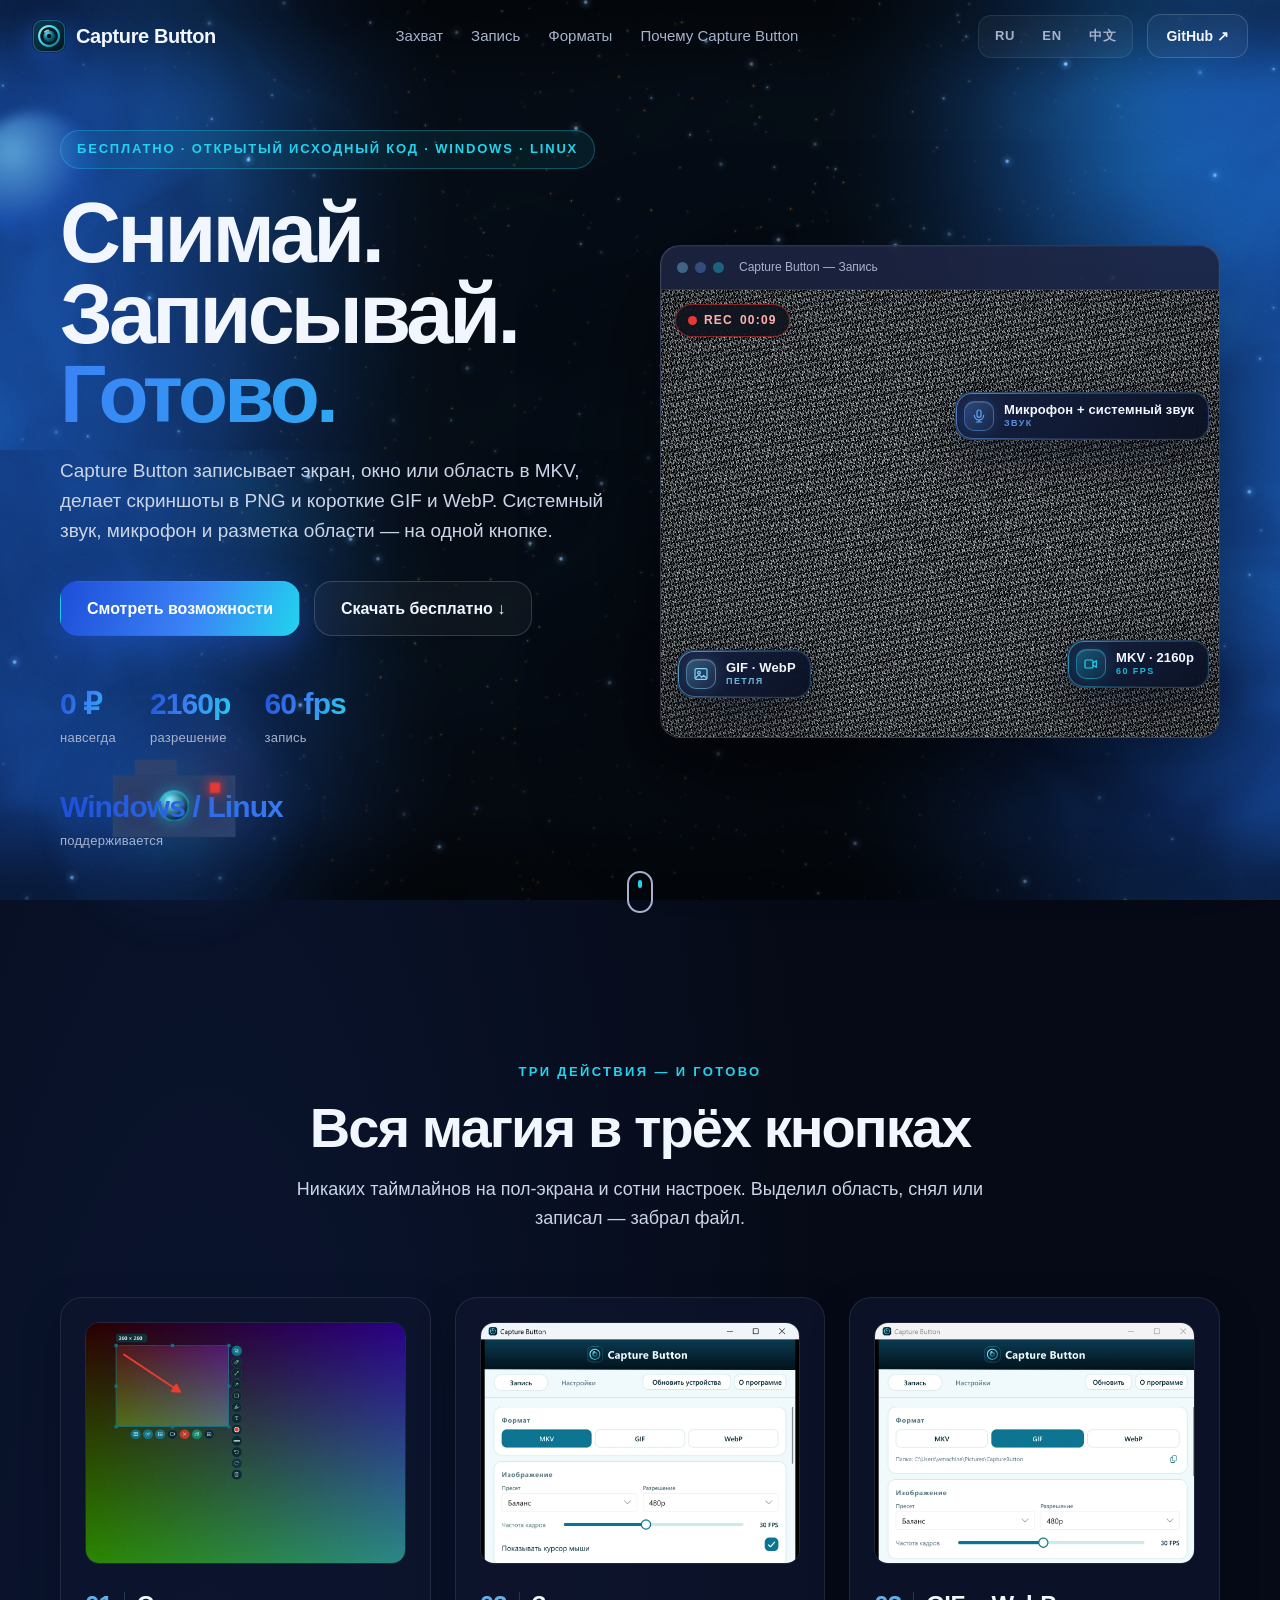
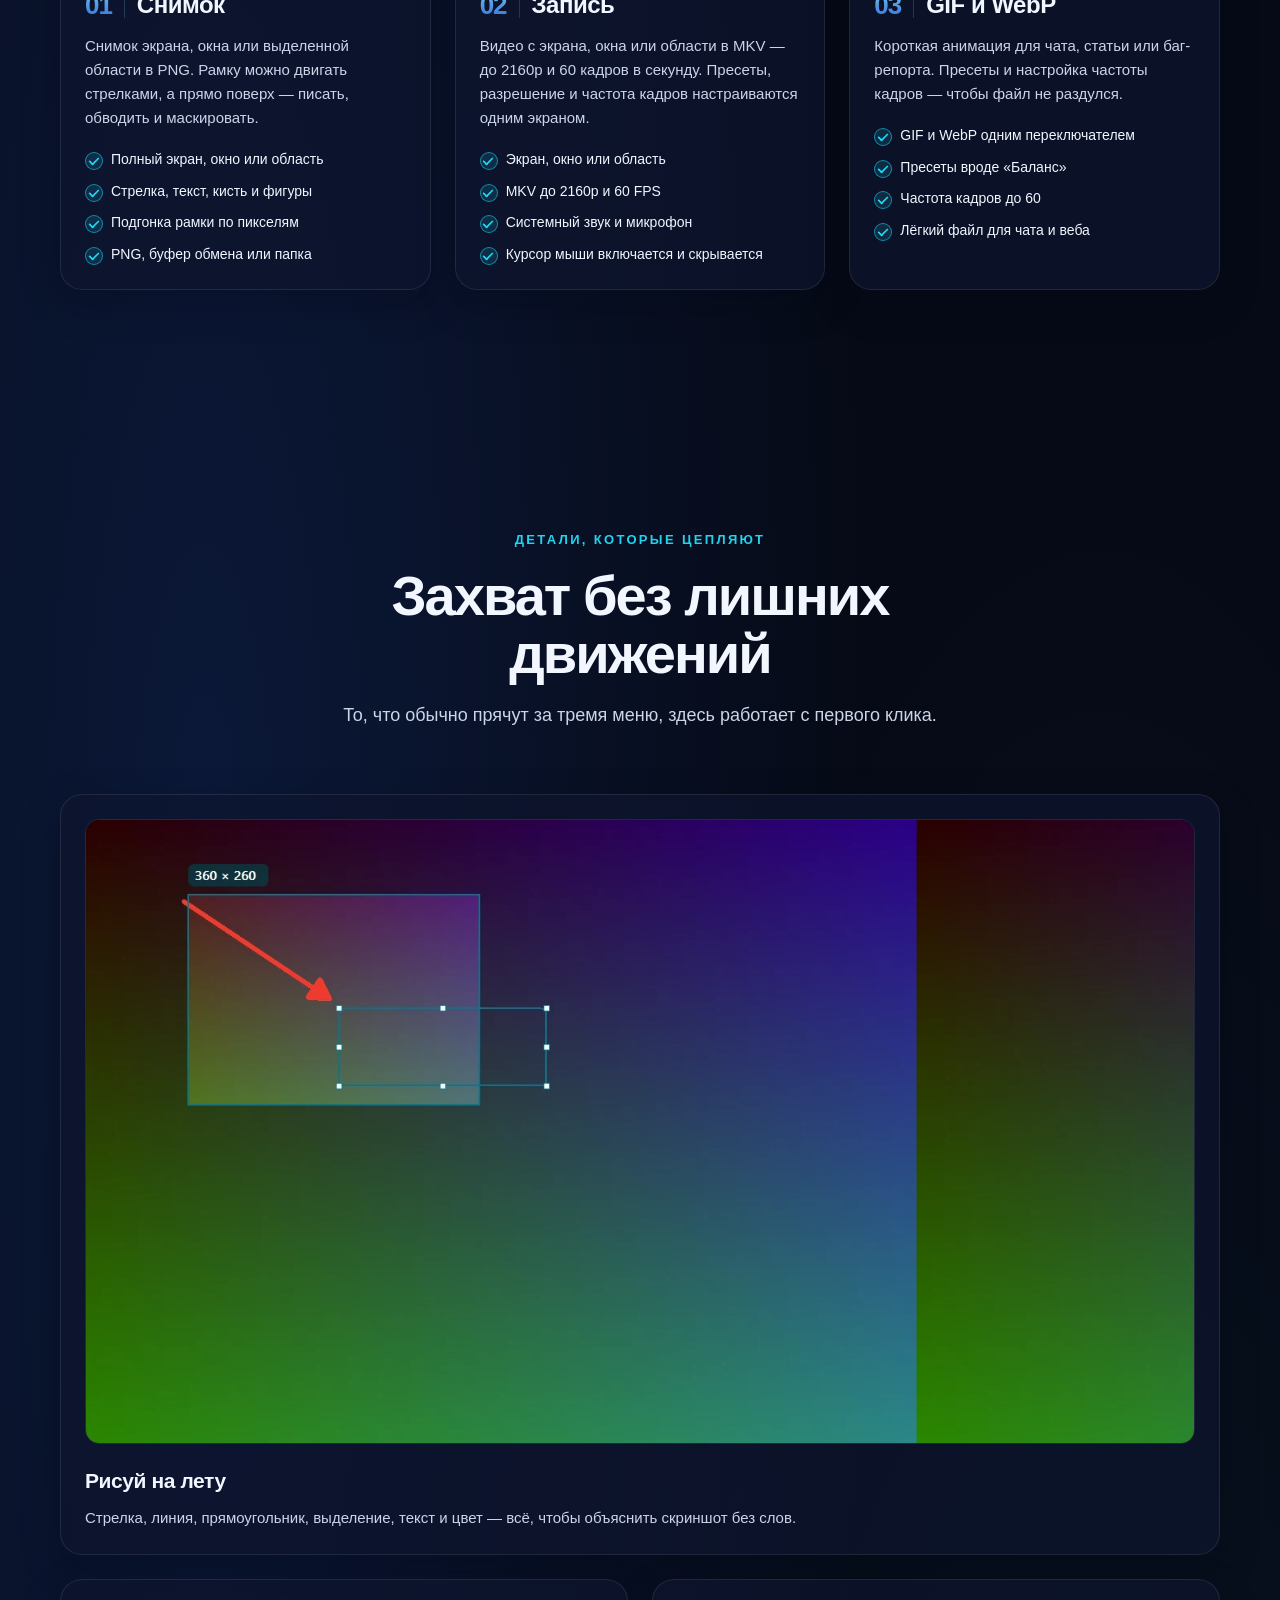
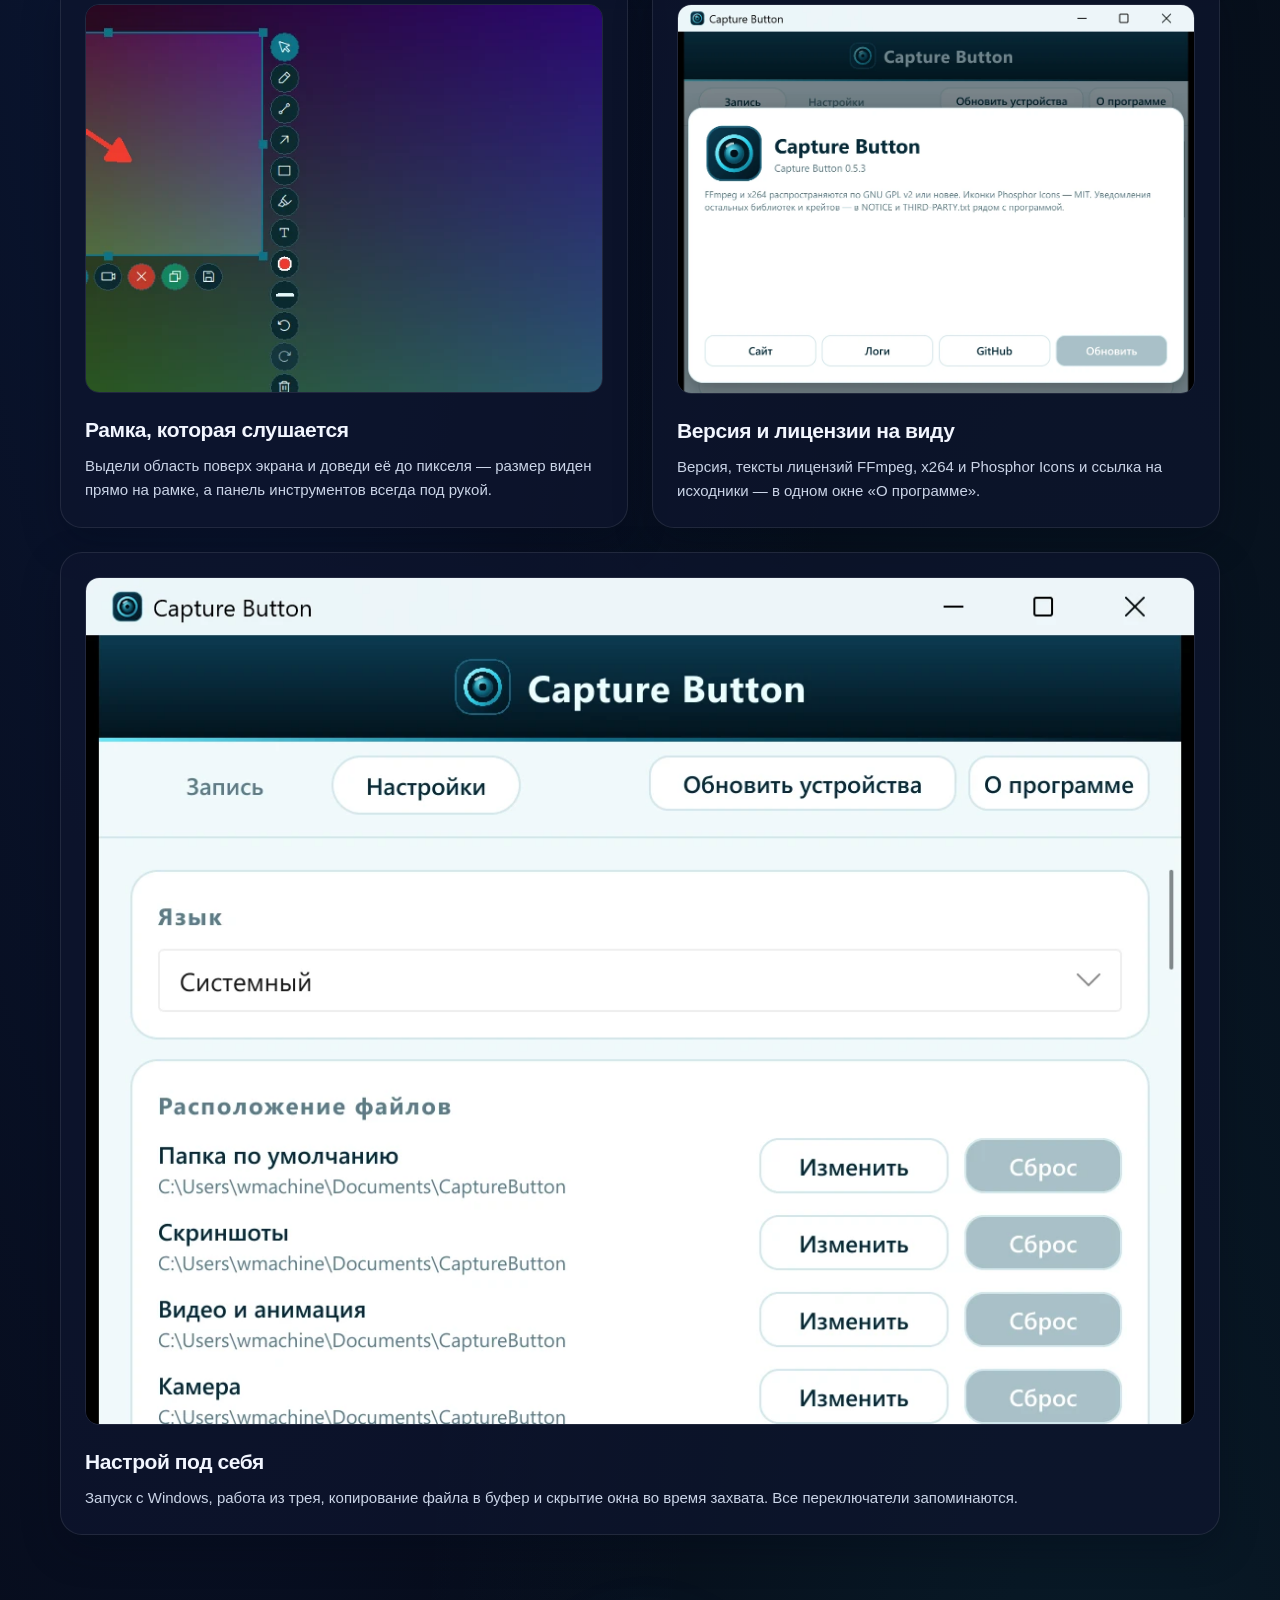
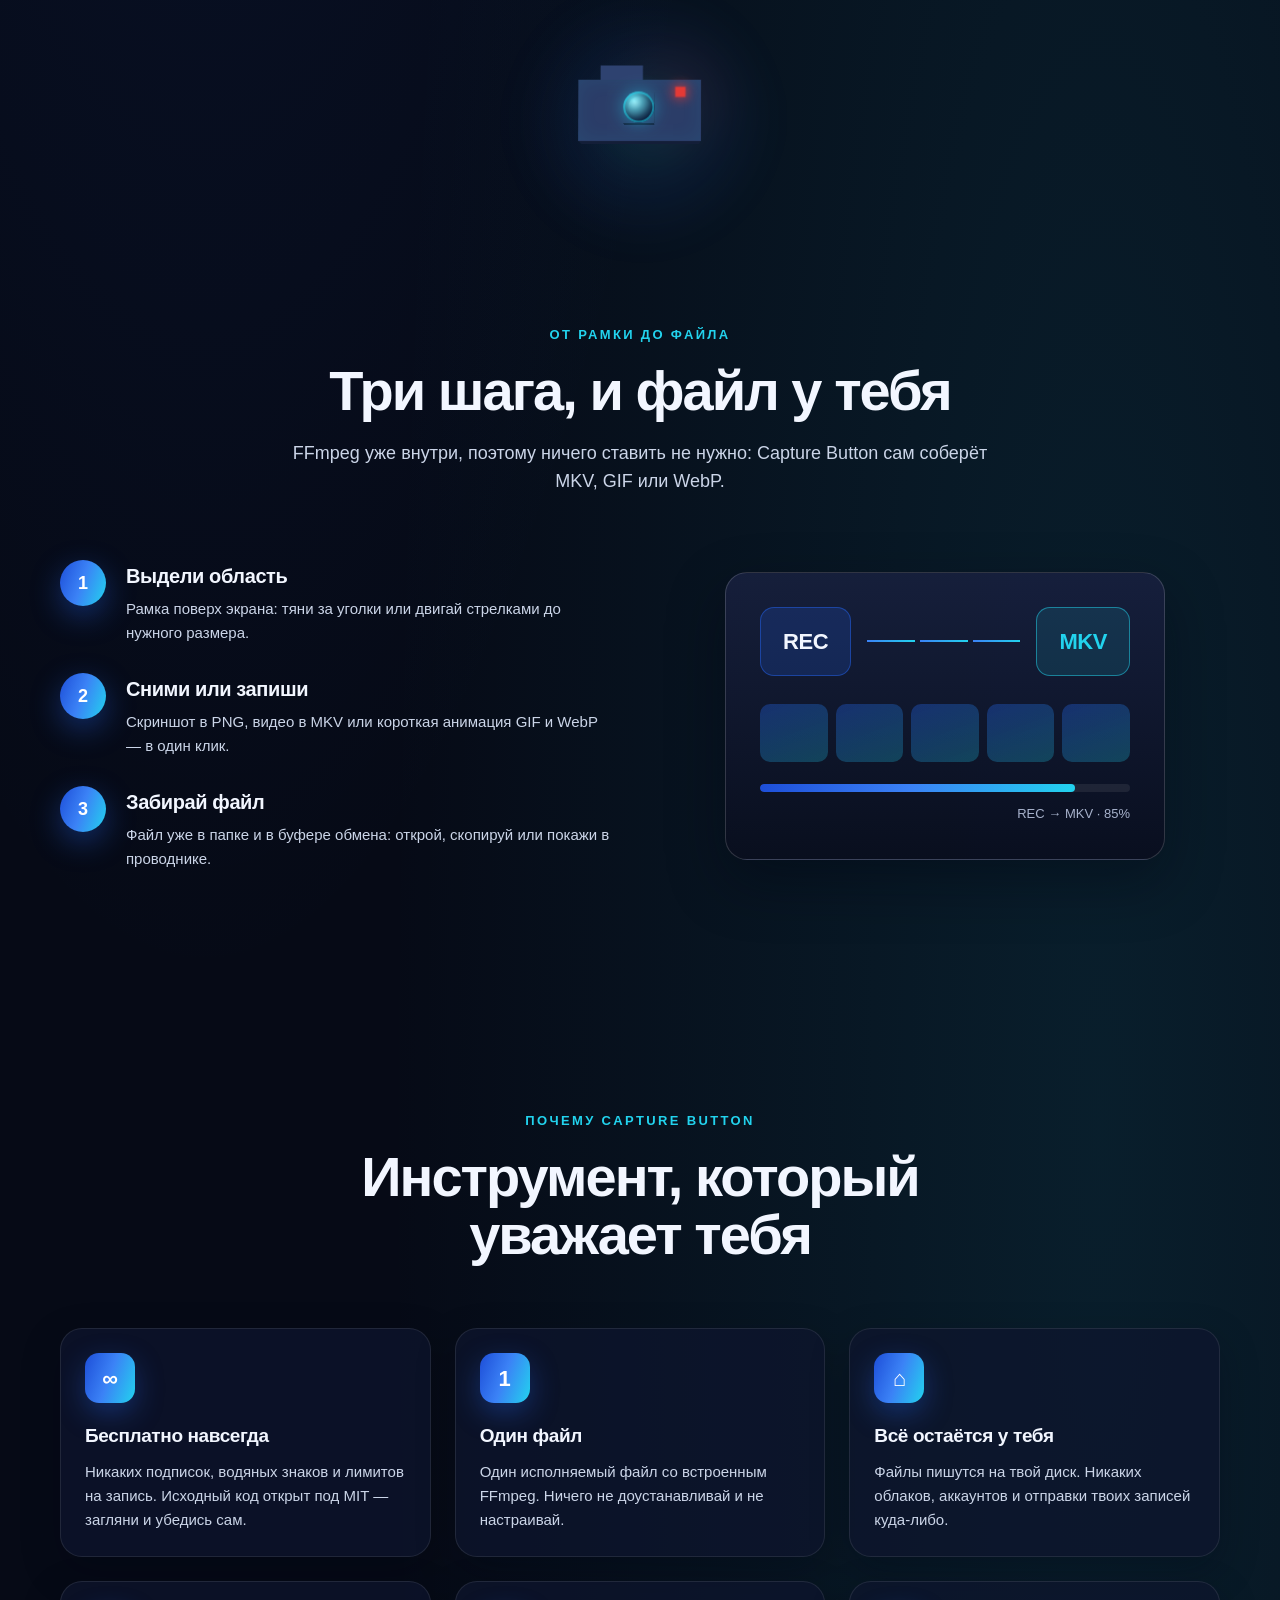
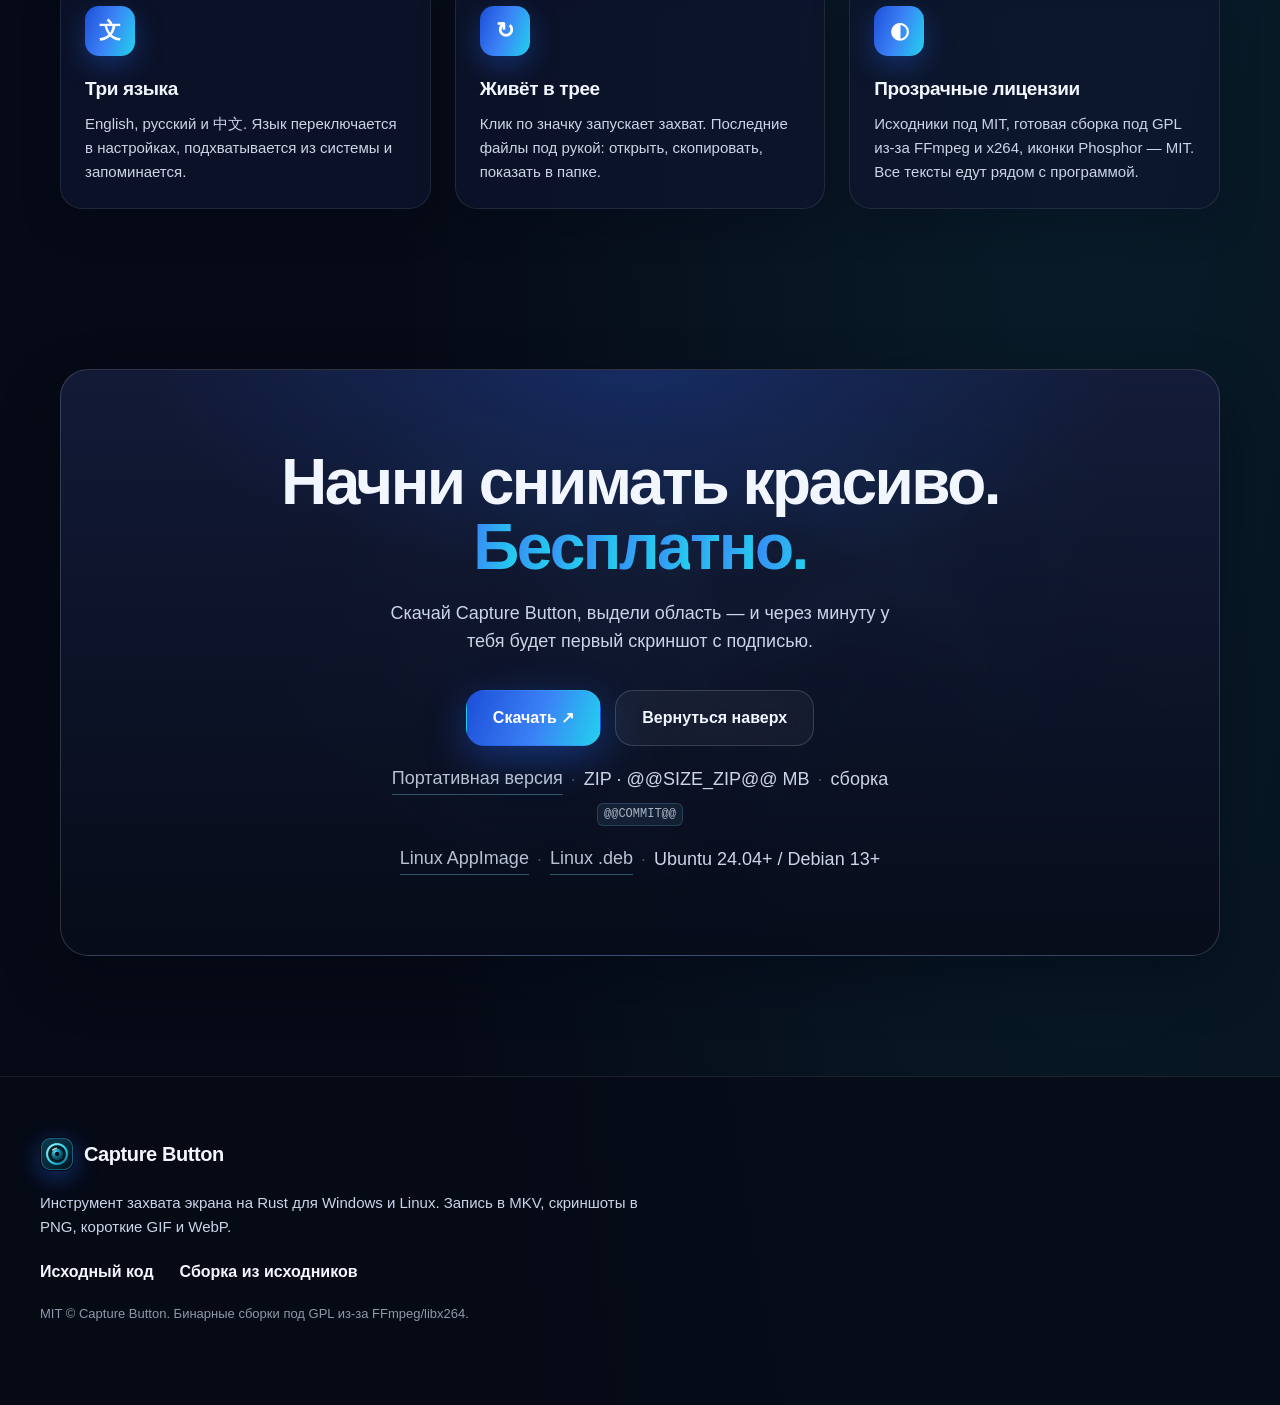
<file: site/index.html>
<!doctype html>
<html lang="ru">
<head>
  <meta charset="utf-8">
  <meta name="viewport" content="width=device-width, initial-scale=1">
  <meta name="color-scheme" content="dark">
  <title data-key="meta.title">Capture Button — запись экрана, скриншоты и звук для Windows и Linux. Бесплатно.</title>
  <meta name="description" data-content-key="meta.description" content="Capture Button — бесплатная программа для Windows и Linux: запись экрана, окна или области в MKV, скриншоты в PNG, короткие GIF и WebP, системный звук и микрофон. Без аккаунта и облака.">
  <meta name="theme-color" content="#070812">
  <meta property="og:locale" content="ru_RU">
  <meta property="og:title" data-content-key="og.title" content="Capture Button — снимай, записывай, готово">
  <meta property="og:description" data-content-key="og.description" content="Запись экрана и звука, скриншоты с разметкой, GIF и WebP. Бесплатно, с открытым исходным кодом.">
  <meta property="og:type" content="website">
  <meta property="og:url" content="https://machine202502.github.io/capture-button/">
  <meta property="og:image" content="https://machine202502.github.io/capture-button/assets/img/icon-512.png">
  <meta property="og:image:width" content="512">
  <meta property="og:image:height" content="512">
  <meta property="og:site_name" content="Capture Button">
  <meta name="twitter:card" content="summary">
  <meta name="twitter:title" data-content-key="og.title" content="Capture Button — снимай, записывай, готово">
  <meta name="twitter:description" data-content-key="og.description" content="Запись экрана и звука, скриншоты с разметкой, GIF и WebP. Бесплатно, с открытым исходным кодом.">
  <meta name="twitter:image" content="https://machine202502.github.io/capture-button/assets/img/icon-512.png">
  <link rel="canonical" href="https://machine202502.github.io/capture-button/">
  <link rel="alternate" hreflang="ru" href="https://machine202502.github.io/capture-button/">
  <link rel="alternate" hreflang="en" href="https://machine202502.github.io/capture-button/en/">
  <link rel="alternate" hreflang="zh" href="https://machine202502.github.io/capture-button/zh/">
  <link rel="alternate" hreflang="x-default" href="https://machine202502.github.io/capture-button/en/">
  <link rel="icon" type="image/png" href="assets/img/icon.png">
  <link rel="apple-touch-icon" href="assets/img/icon-512.png">
  <link rel="preload" as="image" href="assets/img/screen-record.webp" type="image/webp" fetchpriority="high">
  <link rel="stylesheet" href="assets/css/style.css?v=48">
  <script type="application/ld+json">
  {
    "@context": "https://schema.org",
    "@type": "SoftwareApplication",
    "name": "Capture Button",
    "applicationCategory": "MultimediaApplication",
    "operatingSystem": "Windows 10, Windows 11, Linux (Ubuntu 24.04+, Debian 13+)",
    "inLanguage": "ru",
    "url": "https://machine202502.github.io/capture-button/",
    "downloadUrl": "https://github.com/machine202502/capture-button/releases/latest",
    "license": "https://github.com/machine202502/capture-button/blob/master/LICENSE",
    "description": "Запись экрана, окна или области в MKV, скриншоты в PNG и короткие GIF и WebP для Windows и Linux.",
    "offers": { "@type": "Offer", "price": "0", "priceCurrency": "USD" }
  }
  </script>
  <noscript>
    <style>
      .reveal { opacity: 1; transform: none; filter: none; }
      .hero-intro { animation: none; }
      .cta-fog { display: none; }
    </style>
  </noscript>
</head>
<body>
  <div class="bg" aria-hidden="true">
    <canvas id="shader"></canvas>
    <div class="grain"></div>
  </div>
  <div class="shutter-flash" aria-hidden="true"></div>

  <header class="nav" id="nav">
    <a class="brand" href="#top" aria-label="Capture Button">
      <img class="brand-icon" src="assets/img/icon.png" alt="" width="34" height="34" aria-hidden="true">
      <span class="brand-name">Capture Button</span>
    </a>
    <nav class="nav-links" aria-label="Основная навигация" data-aria-key="nav.aria">
      <a href="#capture" data-key="nav.capture">Захват</a>
      <a href="#record" data-key="nav.record">Запись</a>
      <a href="#convert" data-key="nav.formats">Форматы</a>
      <a href="#why" data-key="nav.why">Почему Capture Button</a>
    </nav>
    <div class="nav-actions">
      <div class="lang-switch" role="group" aria-label="Язык" data-aria-key="lang.label">
        <a class="lang-btn" href="./" hreflang="ru" lang="ru" aria-current="page" data-lang="ru">RU</a>
        <a class="lang-btn" href="en/" hreflang="en" lang="en" data-lang="en">EN</a>
        <a class="lang-btn" href="zh/" hreflang="zh" lang="zh" data-lang="zh">中文</a>
      </div>
      <a class="btn btn-ghost btn-sm" href="https://github.com/machine202502/capture-button" target="_blank" rel="noopener">GitHub ↗</a>
    </div>
  </header>

  <main id="top">
    <section class="hero">
      <div class="hero-shapes" aria-hidden="true">
        <div class="shape shape-orb"></div>
        <div class="shape shape-cam">
          <div class="cam-bloom" aria-hidden="true"></div>
          <div class="cam3d" aria-hidden="true">
            <div class="cam-body">
              <span class="cam-face b-front"></span>
              <span class="cam-face b-back"></span>
              <span class="cam-face b-left"></span>
              <span class="cam-face b-right"></span>
              <span class="cam-face b-top"></span>
              <span class="cam-face b-bottom"></span>
              <span class="cam-face cam-rec"></span>
            </div>
            <div class="cam-lens">
              <span class="cam-face l-front"></span>
              <span class="cam-face l-back"></span>
              <span class="cam-face l-left"></span>
              <span class="cam-face l-right"></span>
              <span class="cam-face l-top"></span>
              <span class="cam-face l-bottom"></span>
            </div>
            <div class="cam-vf">
              <span class="cam-face v-front"></span>
              <span class="cam-face v-back"></span>
              <span class="cam-face v-left"></span>
              <span class="cam-face v-right"></span>
              <span class="cam-face v-top"></span>
              <span class="cam-face v-bottom"></span>
            </div>
          </div>
        </div>
      </div>

      <div class="hero-inner">
        <p class="eyebrow hero-intro" data-delay="0" data-key="hero.eyebrow">Бесплатно · Открытый исходный код · Windows · Linux</p>
        <h1 class="hero-title">
          <span class="line hero-intro" data-delay="80" data-key="hero.line1">Снимай. Записывай.</span>
          <span class="line gradient-text hero-intro" data-delay="160" data-key="hero.line2" data-scramble>Готово.</span>
        </h1>
        <p class="hero-sub hero-intro" data-delay="240" data-key="hero.sub">
          Capture Button записывает экран, окно или область в MKV, делает скриншоты в PNG и короткие GIF и WebP.
          Системный звук, микрофон и разметка области — на одной кнопке.
        </p>
        <div class="hero-cta hero-intro" data-delay="320">
          <a class="btn btn-primary magnetic" href="#capture" data-key="hero.cta.primary">Смотреть возможности</a>
          <a class="btn btn-ghost magnetic" href="#download" data-key="hero.cta.ghost">Скачать бесплатно ↓</a>
        </div>
        <div class="hero-stats hero-intro" data-delay="400">
          <div class="stat">
            <strong data-key="stat.free.value">0 ₽</strong>
            <span data-key="stat.free.label">навсегда</span>
          </div>
          <div class="stat">
            <strong><span data-count="2160">0</span><span data-key="stat.res.unit">p</span></strong>
            <span data-key="stat.res.label">разрешение</span>
          </div>
          <div class="stat">
            <strong><span data-count="60">0</span><span data-key="stat.fps.unit"> fps</span></strong>
            <span data-key="stat.fps.label">запись</span>
          </div>
          <div class="stat stat-os">
            <strong data-key="stat.os.value">Windows / Linux</strong>
            <span data-key="stat.os.label">поддерживается</span>
          </div>
        </div>
      </div>

      <div class="hero-visual">
        <div class="device tilt">
          <div class="device-bar">
            <span class="dot dot-r"></span>
            <span class="dot dot-y"></span>
            <span class="dot dot-g"></span>
            <span class="device-title" data-key="hero.device.title">Capture Button — Запись</span>
          </div>
          <div class="device-screen">
            <picture class="media-picture">
              <source srcset="assets/img/screen-record.webp" type="image/webp">
              <img class="crt-fallback" src="assets/img/screen-record.png" width="1124" height="900" alt="Окно Capture Button: формат записи, пресет, разрешение и частота кадров" data-alt-key="alt.record" loading="eager" fetchpriority="high" decoding="async">
            </picture>
            <canvas class="crt-canvas" aria-hidden="true"></canvas>
            <div class="rec-badge">
              <span class="rec-dot"></span>
              <span class="rec-label">REC</span>
              <span class="rec-time" id="recTime">00:00</span>
            </div>
          </div>
        </div>
        <div class="float-chip chip-1" data-float="1">
          <span class="chip-badge" aria-hidden="true">
            <svg viewBox="0 0 24 24" fill="none" stroke="currentColor" stroke-width="1.8" stroke-linecap="round" stroke-linejoin="round"><rect x="3" y="6" width="12" height="12" rx="2"></rect><path d="M15 10l5-3v10l-5-3"></path></svg>
          </span>
          <span class="chip-copy"><b>MKV · 2160p</b><small data-key="hero.chip1.label">60 FPS</small></span>
        </div>
        <div class="float-chip chip-2" data-float="2">
          <span class="chip-badge" aria-hidden="true">
            <svg viewBox="0 0 24 24" fill="none" stroke="currentColor" stroke-width="1.8" stroke-linecap="round" stroke-linejoin="round"><rect x="3" y="4" width="18" height="16" rx="2"></rect><circle cx="9" cy="10" r="2"></circle><path d="M4 18l5-5 4 4 3-3 4 4"></path></svg>
          </span>
          <span class="chip-copy"><b>GIF · WebP</b><small data-key="hero.chip2.label">петля</small></span>
        </div>
        <div class="float-chip chip-3" data-float="3">
          <span class="chip-badge" aria-hidden="true">
            <svg viewBox="0 0 24 24" fill="none" stroke="currentColor" stroke-width="1.8" stroke-linecap="round" stroke-linejoin="round"><rect x="9" y="3" width="6" height="11" rx="3"></rect><path d="M5 11a7 7 0 0 0 14 0M12 18v3M8 21h8"></path></svg>
          </span>
          <span class="chip-copy"><b data-key="hero.chip3">Микрофон + системный звук</b><small data-key="hero.chip3.label">звук</small></span>
        </div>
      </div>

      <a class="scroll-hint" href="#capture" aria-label="Прокрутить вниз" data-aria-key="scroll.down">
        <span class="mouse"><span class="wheel"></span></span>
      </a>
    </section>

    <section class="section pillars" id="capture">
      <header class="section-head reveal">
        <p class="kicker" data-key="cap.kicker">Три действия — и готово</p>
        <h2 data-key="cap.h2">Вся магия в трёх кнопках</h2>
        <p class="lede" data-key="cap.lede">Никаких таймлайнов на пол-экрана и сотни настроек. Выделил область, снял или записал — забрал файл.</p>
      </header>

      <div class="pillar-grid">
        <article class="pillar reveal" data-tilt>
          <div class="pillar-shot">
            <picture class="media-picture">
              <source srcset="assets/img/region-overlay.webp" type="image/webp">
              <img src="assets/img/region-overlay.png" width="1018" height="768" alt="Выделение области: рамка с размерами и панель инструментов" data-alt-key="alt.capture" loading="lazy" fetchpriority="low" decoding="async">
            </picture>
          </div>
          <div class="pillar-title">
            <span class="pillar-num">01</span>
            <h3 data-key="cap.p1.h3">Снимок</h3>
          </div>
          <p data-key="cap.p1.p">Снимок экрана, окна или выделенной области в PNG. Рамку можно двигать стрелками, а прямо поверх — писать, обводить и маскировать.</p>
          <ul class="tick-list">
            <li data-key="cap.p1.li1">Полный экран, окно или область</li>
            <li data-key="cap.p1.li2">Стрелка, текст, кисть и фигуры</li>
            <li data-key="cap.p1.li3">Подгонка рамки по пикселям</li>
            <li data-key="cap.p1.li4">PNG, буфер обмена или папка</li>
          </ul>
        </article>

        <article class="pillar pillar-featured reveal" data-tilt>
          <div class="pillar-shot">
            <picture class="media-picture">
              <source srcset="assets/img/screen-record-balanced.webp" type="image/webp">
              <img src="assets/img/screen-record-balanced.png" width="1124" height="848" alt="Окно записи: формат MKV, пресет, разрешение и частота кадров" data-alt-key="alt.record2" loading="lazy" fetchpriority="low" decoding="async">
            </picture>
          </div>
          <div class="pillar-title">
            <span class="pillar-num">02</span>
            <h3 data-key="cap.p2.h3">Запись</h3>
          </div>
          <p data-key="cap.p2.p">Видео с экрана, окна или области в MKV — до 2160p и 60 кадров в секунду. Пресеты, разрешение и частота кадров настраиваются одним экраном.</p>
          <ul class="tick-list">
            <li data-key="cap.p2.li1">Экран, окно или область</li>
            <li data-key="cap.p2.li2">MKV до 2160p и 60 FPS</li>
            <li data-key="cap.p2.li3">Системный звук и микрофон</li>
            <li data-key="cap.p2.li4">Курсор мыши включается и скрывается</li>
          </ul>
        </article>

        <article class="pillar reveal" data-tilt>
          <div class="pillar-shot">
            <picture class="media-picture">
              <source srcset="assets/img/screen-record-gif.webp" type="image/webp">
              <img src="assets/img/screen-record-gif.png" width="1124" height="848" alt="Окно записи с выбранным форматом GIF" data-alt-key="alt.convert" loading="lazy" fetchpriority="low" decoding="async">
            </picture>
          </div>
          <div class="pillar-title">
            <span class="pillar-num">03</span>
            <h3 data-key="cap.p3.h3">GIF и WebP</h3>
          </div>
          <p data-key="cap.p3.p">Короткая анимация для чата, статьи или баг-репорта. Пресеты и настройка частоты кадров — чтобы файл не раздулся.</p>
          <ul class="tick-list">
            <li data-key="cap.p3.li1">GIF и WebP одним переключателем</li>
            <li data-key="cap.p3.li2">Пресеты вроде «Баланс»</li>
            <li data-key="cap.p3.li3">Частота кадров до 60</li>
            <li data-key="cap.p3.li4">Лёгкий файл для чата и веба</li>
          </ul>
        </article>
      </div>
    </section>

    <section class="section spotlight" id="record">
      <header class="section-head reveal">
        <p class="kicker" data-key="spot.kicker">Детали, которые цепляют</p>
        <h2 data-key="spot.h2">Захват без лишних движений</h2>
        <p class="lede" data-key="spot.lede">То, что обычно прячут за тремя меню, здесь работает с первого клика.</p>
      </header>

      <div class="bento">
        <article class="bento-item bento-wide reveal" data-tilt>
          <div class="bento-media">
            <picture class="media-picture">
              <source srcset="assets/img/region-wide.webp" type="image/webp">
              <img src="assets/img/region-wide.png" width="1366" height="768" alt="Аннотации: стрелка и текстовое поле на выделенной области" data-alt-key="alt.region" loading="lazy" fetchpriority="low" decoding="async">
            </picture>
          </div>
          <div class="bento-copy">
            <h3 data-key="spot.b1.h3">Рисуй на лету</h3>
            <p data-key="spot.b1.p">Стрелка, линия, прямоугольник, выделение, текст и цвет — всё, чтобы объяснить скриншот без слов.</p>
          </div>
        </article>

        <article class="bento-item reveal" data-tilt>
          <div class="bento-media">
            <picture class="media-picture">
              <source srcset="assets/img/region-frame.webp" type="image/webp">
              <img src="assets/img/region-frame.png" width="600" height="450" alt="Рамка выделения: размеры на рамке и панель инструментов" data-alt-key="alt.annotate" loading="lazy" fetchpriority="low" decoding="async">
            </picture>
          </div>
          <div class="bento-copy">
            <h3 data-key="spot.b2.h3">Рамка, которая слушается</h3>
            <p data-key="spot.b2.p">Выдели область поверх экрана и доведи её до пикселя — размер виден прямо на рамке, а панель инструментов всегда под рукой.</p>
          </div>
        </article>

        <article class="bento-item reveal" data-tilt>
          <div class="bento-media">
            <picture class="media-picture">
              <source srcset="assets/img/screen-about.webp" type="image/webp">
              <img src="assets/img/screen-about.png" width="1124" height="845" alt="Окно «О программе»: версия, лицензии FFmpeg и x264, ссылки" data-alt-key="alt.about" loading="lazy" fetchpriority="low" decoding="async">
            </picture>
          </div>
          <div class="bento-copy">
            <h3 data-key="spot.b3.h3">Версия и лицензии на виду</h3>
            <p data-key="spot.b3.p">Версия, тексты лицензий FFmpeg, x264 и Phosphor Icons и ссылка на исходники — в одном окне «О программе».</p>
          </div>
        </article>

        <article class="bento-item bento-wide reveal" data-tilt>
          <div class="bento-media">
            <picture class="media-picture">
              <source srcset="assets/img/screen-settings.webp" type="image/webp">
              <img src="assets/img/screen-settings.png" width="1124" height="858" alt="Настройки: запуск с Windows, трей, копирование в буфер" data-alt-key="alt.settings" loading="lazy" fetchpriority="low" decoding="async">
            </picture>
          </div>
          <div class="bento-copy">
            <h3 data-key="spot.b4.h3">Настрой под себя</h3>
            <p data-key="spot.b4.p">Запуск с Windows, работа из трея, копирование файла в буфер и скрытие окна во время захвата. Все переключатели запоминаются.</p>
          </div>
        </article>
      </div>
    </section>

    <div class="camera-interlude">
      <div class="interlude-cam camera-shutter" role="button" tabindex="0" aria-label="Сделать снимок" data-aria-key="camera.shutter" data-camera-shutter>
        <div class="cam-bloom" aria-hidden="true"></div>
      </div>
    </div>

    <section class="section how" id="convert">
      <header class="section-head reveal">
        <p class="kicker" data-key="cnv.kicker">От рамки до файла</p>
        <h2 data-key="cnv.h2">Три шага, и файл у тебя</h2>
        <p class="lede" data-key="cnv.lede">FFmpeg уже внутри, поэтому ничего ставить не нужно: Capture Button сам соберёт MKV, GIF или WebP.</p>
      </header>

      <div class="how-grid">
        <ol class="how-steps">
          <li class="how-step reveal">
            <span class="step-dot">1</span>
            <div>
              <h3 data-key="cnv.step1.h3">Выдели область</h3>
              <p data-key="cnv.step1.p">Рамка поверх экрана: тяни за уголки или двигай стрелками до нужного размера.</p>
            </div>
          </li>
          <li class="how-step reveal" data-delay="100">
            <span class="step-dot">2</span>
            <div>
              <h3 data-key="cnv.step2.h3">Сними или запиши</h3>
              <p data-key="cnv.step2.p">Скриншот в PNG, видео в MKV или короткая анимация GIF и WebP — в один клик.</p>
            </div>
          </li>
          <li class="how-step reveal" data-delay="200">
            <span class="step-dot">3</span>
            <div>
              <h3 data-key="cnv.step3.h3">Забирай файл</h3>
              <p data-key="cnv.step3.p">Файл уже в папке и в буфере обмена: открой, скопируй или покажи в проводнике.</p>
            </div>
          </li>
        </ol>

        <div class="how-visual reveal" data-delay="150">
          <div class="convert-card tilt">
            <div class="convert-io">
              <div class="convert-pill" data-key="cnv.from">REC</div>
              <div class="convert-arrow" aria-hidden="true"><span></span><span></span><span></span></div>
              <div class="convert-pill convert-pill-out" data-key="cnv.to">MKV</div>
            </div>
            <div class="convert-frames" aria-hidden="true">
              <span></span><span></span><span></span><span></span><span></span>
            </div>
            <div class="convert-progress"><i style="--p:0%"></i></div>
            <p class="convert-caption"><span data-wobble data-key="cnv.caption">REC → MKV ·</span> <span class="convert-percent" id="convertPercent"><span class="wobble-letter" style="--i:11"></span><span class="wobble-letter" style="--i:12">0</span><span class="wobble-letter" style="--i:13">%</span></span></p>
          </div>
        </div>
      </div>
    </section>

    <section class="section why" id="why">
      <header class="section-head reveal">
        <p class="kicker" data-key="why.kicker">Почему Capture Button</p>
        <h2 data-key="why.h2">Инструмент, который уважает тебя</h2>
      </header>

      <div class="why-grid">
        <article class="why-item reveal">
          <span class="why-icon">∞</span>
          <h3 data-key="why.free.h3">Бесплатно навсегда</h3>
          <p data-key="why.free.p">Никаких подписок, водяных знаков и лимитов на запись. Исходный код открыт под MIT — загляни и убедись сам.</p>
        </article>
        <article class="why-item reveal" data-delay="60">
          <span class="why-icon">1</span>
          <h3 data-key="why.one.h3">Один файл</h3>
          <p data-key="why.one.p">Один исполняемый файл со встроенным FFmpeg. Ничего не доустанавливай и не настраивай.</p>
        </article>
        <article class="why-item reveal" data-delay="120">
          <span class="why-icon">⌂</span>
          <h3 data-key="why.local.h3">Всё остаётся у тебя</h3>
          <p data-key="why.local.p">Файлы пишутся на твой диск. Никаких облаков, аккаунтов и отправки твоих записей куда-либо.</p>
        </article>
        <article class="why-item reveal" data-delay="180">
          <span class="why-icon">文</span>
          <h3 data-key="why.lang.h3">Три языка</h3>
          <p data-key="why.lang.p">English, русский и 中文. Язык переключается в настройках, подхватывается из системы и запоминается.</p>
        </article>
        <article class="why-item reveal" data-delay="240">
          <span class="why-icon">↻</span>
          <h3 data-key="why.tray.h3">Живёт в трее</h3>
          <p data-key="why.tray.p">Клик по значку запускает захват. Последние файлы под рукой: открыть, скопировать, показать в папке.</p>
        </article>
        <article class="why-item reveal" data-delay="300">
          <span class="why-icon">◐</span>
          <h3 data-key="why.lic.h3">Прозрачные лицензии</h3>
          <p data-key="why.lic.p">Исходники под MIT, готовая сборка под GPL из-за FFmpeg и x264, иконки Phosphor — MIT. Все тексты едут рядом с программой.</p>
        </article>
      </div>
    </section>

    <section class="final-cta" id="download">
      <div class="final-cta-inner reveal">
        <canvas class="cta-fog" aria-hidden="true"></canvas>
        <h2><span data-key="cta.lead">Начни снимать красиво.</span> <span class="gradient-text cta-free" data-wobble data-key="cta.free">Бесплатно.</span></h2>
        <p data-key="cta.p">Скачай Capture Button, выдели область — и через минуту у тебя будет первый скриншот с подписью.</p>
        <div class="hero-cta">
          <a class="btn btn-primary magnetic" href="https://github.com/machine202502/capture-button/releases/latest/download/CaptureButton-@@VERSION@@-windows-x64-setup.msi" target="_blank" rel="noopener" title="sha256 @@HASH_SETUP@@" data-key="cta.primary">Скачать ↗</a>
          <a class="btn btn-ghost magnetic" href="#top" data-key="cta.ghost">Вернуться наверх</a>
        </div>
        <p class="cta-meta">
          <a class="cta-portable" href="https://github.com/machine202502/capture-button/releases/latest/download/CaptureButton-@@VERSION@@-windows-x64.zip" target="_blank" rel="noopener" title="sha256 @@HASH_ZIP@@" data-key="cta.portable">Портативная версия</a>
          <span class="cta-meta-dot">·</span>
          <span class="cta-meta-size">ZIP · @@SIZE_ZIP@@ MB</span>
          <span class="cta-meta-dot">·</span>
          <span data-key="cta.build">сборка</span>
          <code class="cta-hash">@@COMMIT@@</code>
        </p>
        <p class="cta-meta cta-linux">
          <a class="cta-portable" href="https://github.com/machine202502/capture-button/releases/latest/download/CaptureButton-@@VERSION@@-linux-x64.AppImage" target="_blank" rel="noopener" title="sha256 @@HASH_APPIMAGE@@" data-key="cta.linux.appimage">Linux AppImage</a>
          <span class="cta-meta-dot">·</span>
          <a class="cta-portable" href="https://github.com/machine202502/capture-button/releases/latest/download/CaptureButton-@@VERSION@@-linux-x64.deb" target="_blank" rel="noopener" title="sha256 @@HASH_DEB@@" data-key="cta.linux.deb">Linux .deb</a>
          <span class="cta-meta-dot">·</span>
          <span class="cta-meta-size" data-key="cta.linux.note">Ubuntu 24.04+ / Debian 13+</span>
        </p>
      </div>
    </section>
  </main>

  <footer class="footer">
    <div class="footer-peek" data-footer-peek aria-hidden="true">
      <button class="footer-peek-trigger" type="button" tabindex="-1" aria-label="Спрятать камеру" data-aria-key="camera.hidePeek">
        <span class="footer-peek-bloom" aria-hidden="true"></span>
      </button>
    </div>

    <div class="footer-inner">
      <a class="brand" href="#top">
        <img class="brand-icon" src="assets/img/icon.png" alt="" width="34" height="34" aria-hidden="true">
        <span class="brand-name">Capture Button</span>
      </a>
      <p data-key="footer.p">Инструмент захвата экрана на Rust для Windows и Linux. Запись в MKV, скриншоты в PNG, короткие GIF и WebP.</p>
      <div class="footer-links">
        <a href="https://github.com/machine202502/capture-button" target="_blank" rel="noopener" data-key="footer.source">Исходный код</a>
        <a href="https://github.com/machine202502/capture-button#readme" target="_blank" rel="noopener" data-key="footer.build">Сборка из исходников</a>
      </div>
      <p class="footer-note" data-key="footer.note">MIT © Capture Button. Бинарные сборки под GPL из-за FFmpeg/libx264.</p>
    </div>
  </footer>

  <script src="assets/js/main.js?v=47"></script>
</body>
</html>
</file>
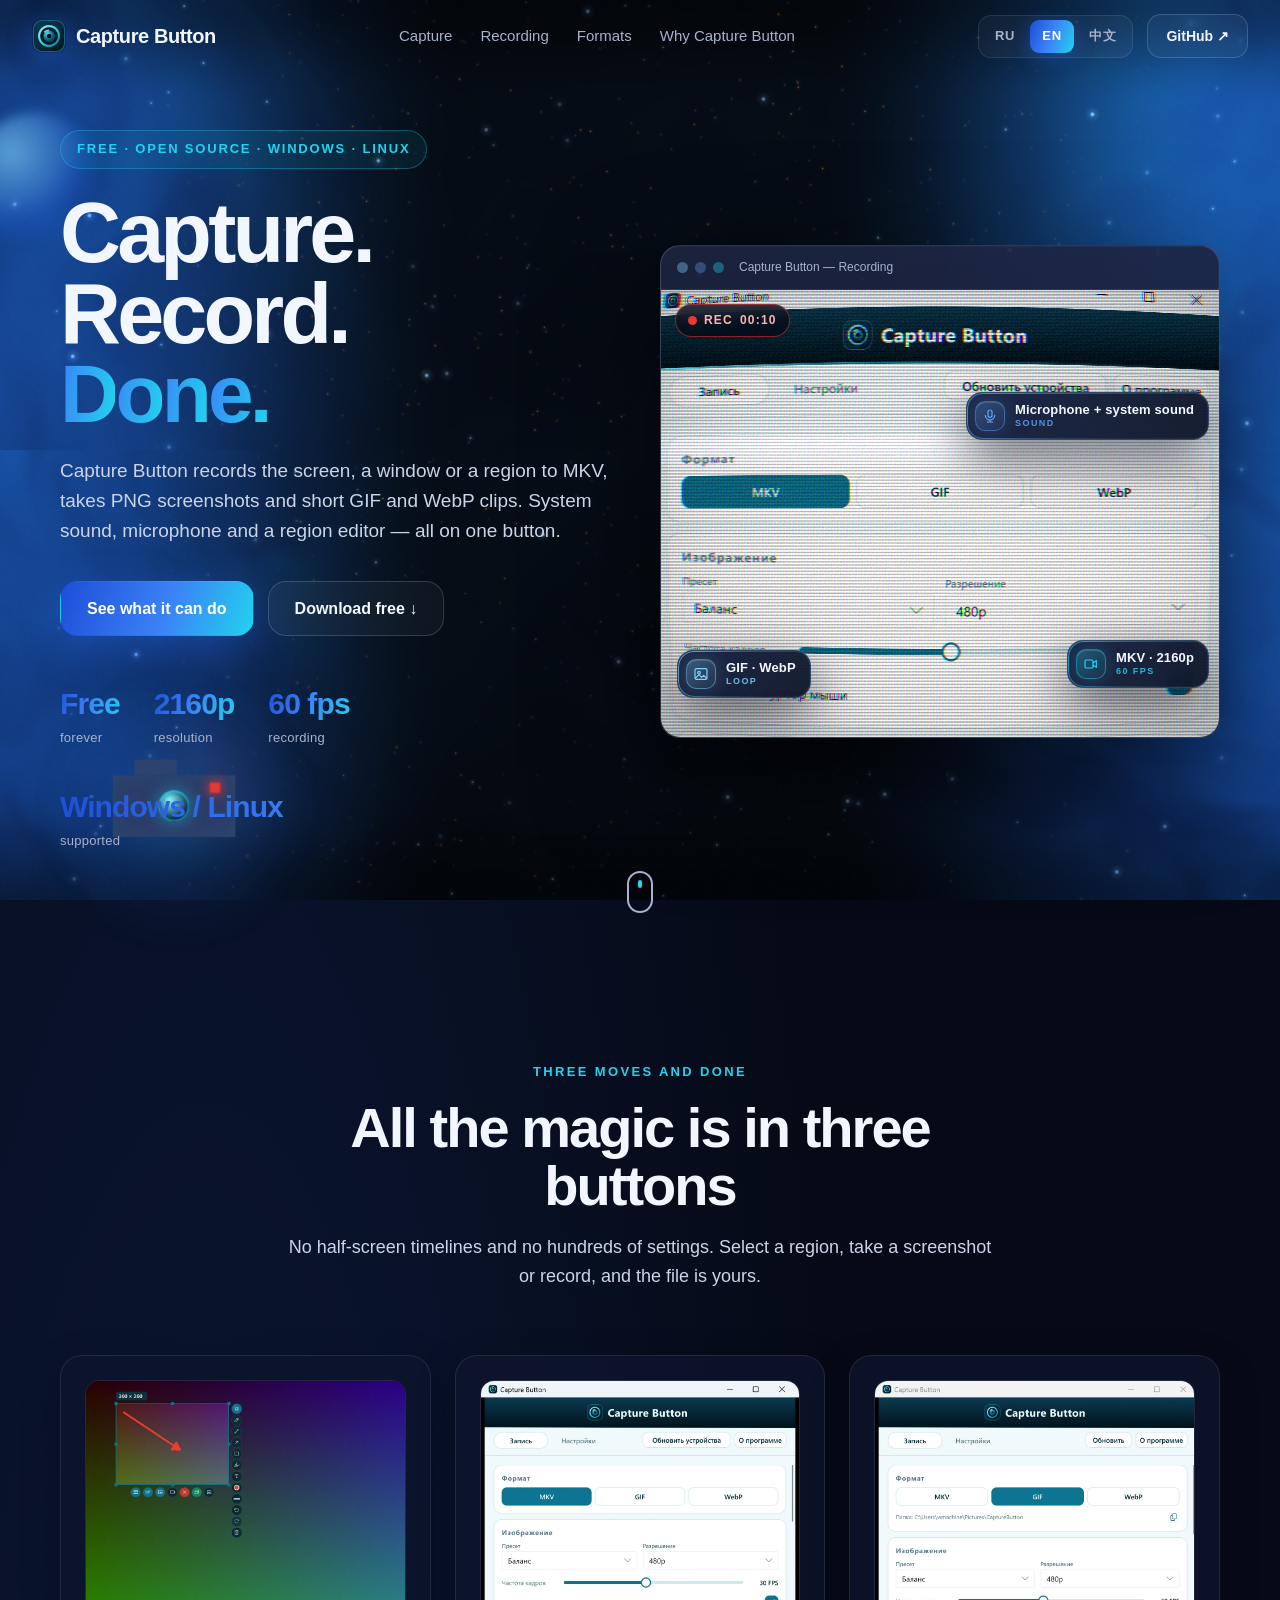
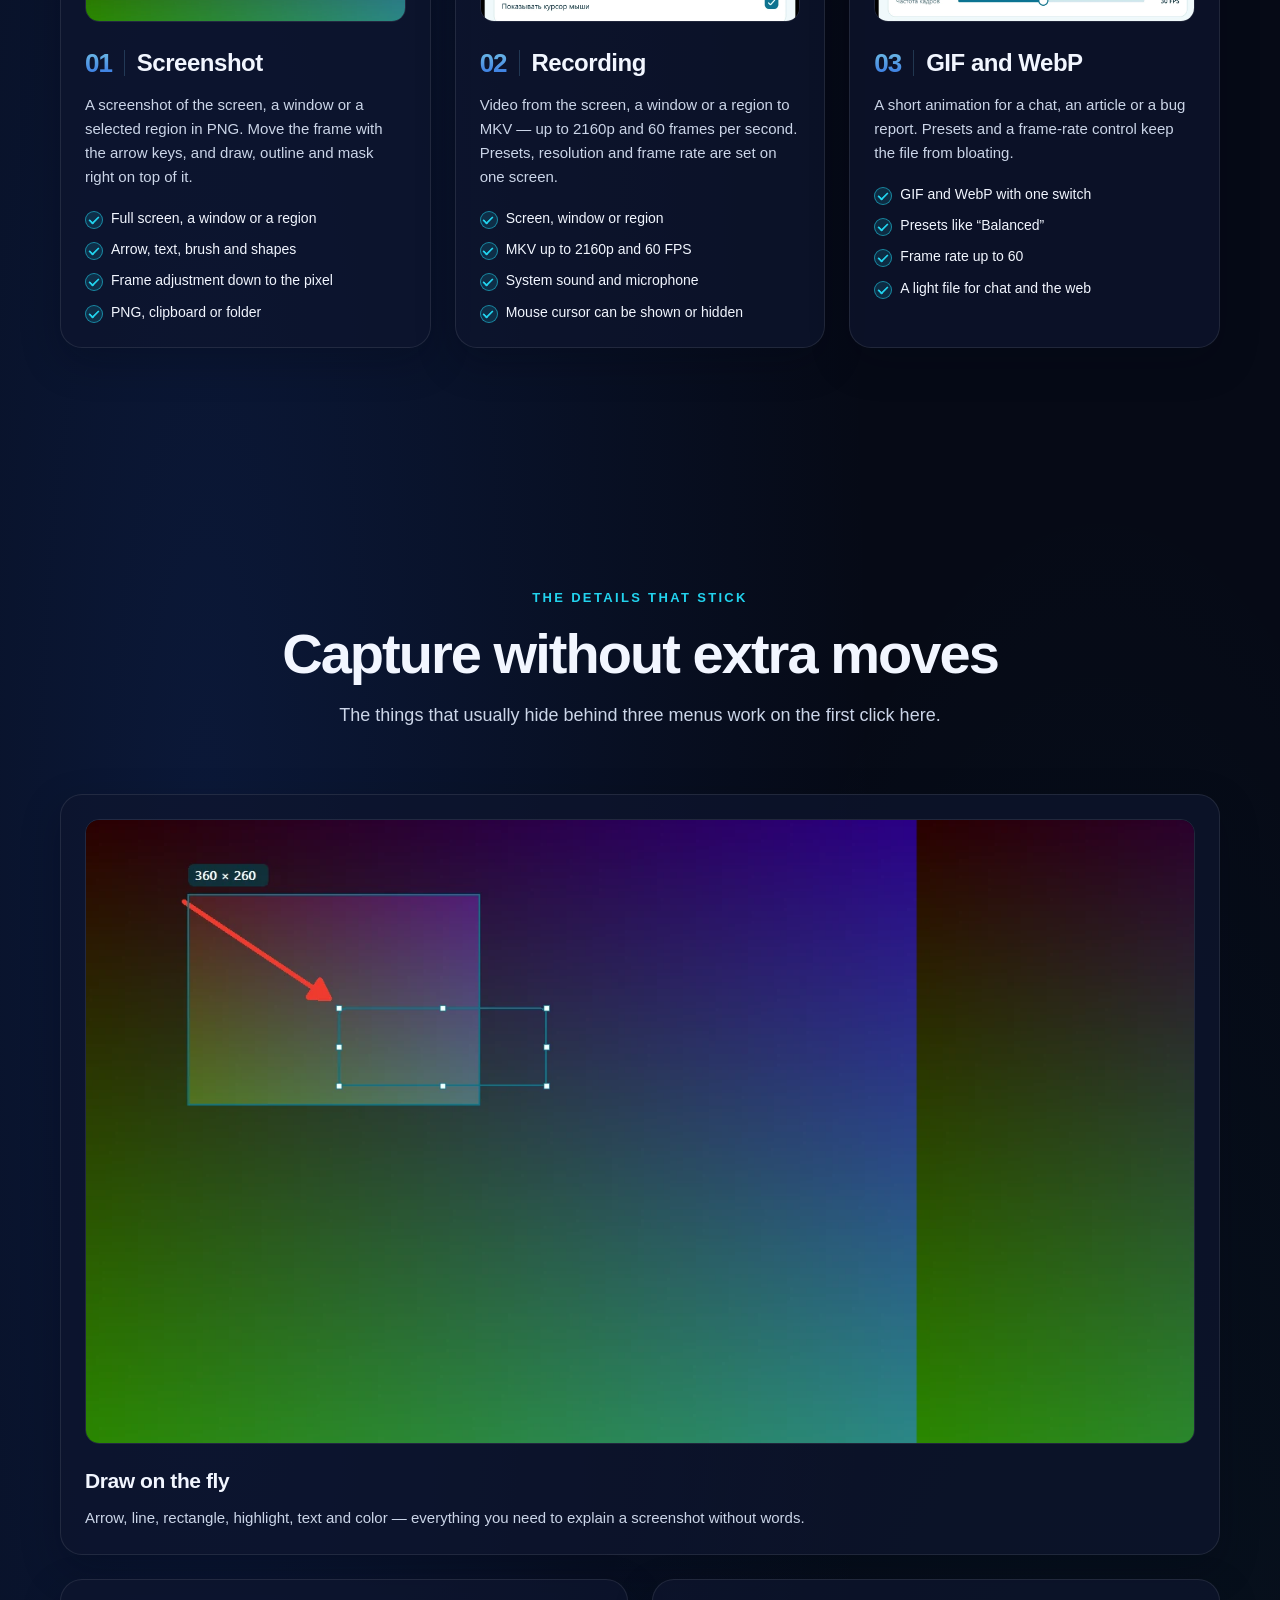
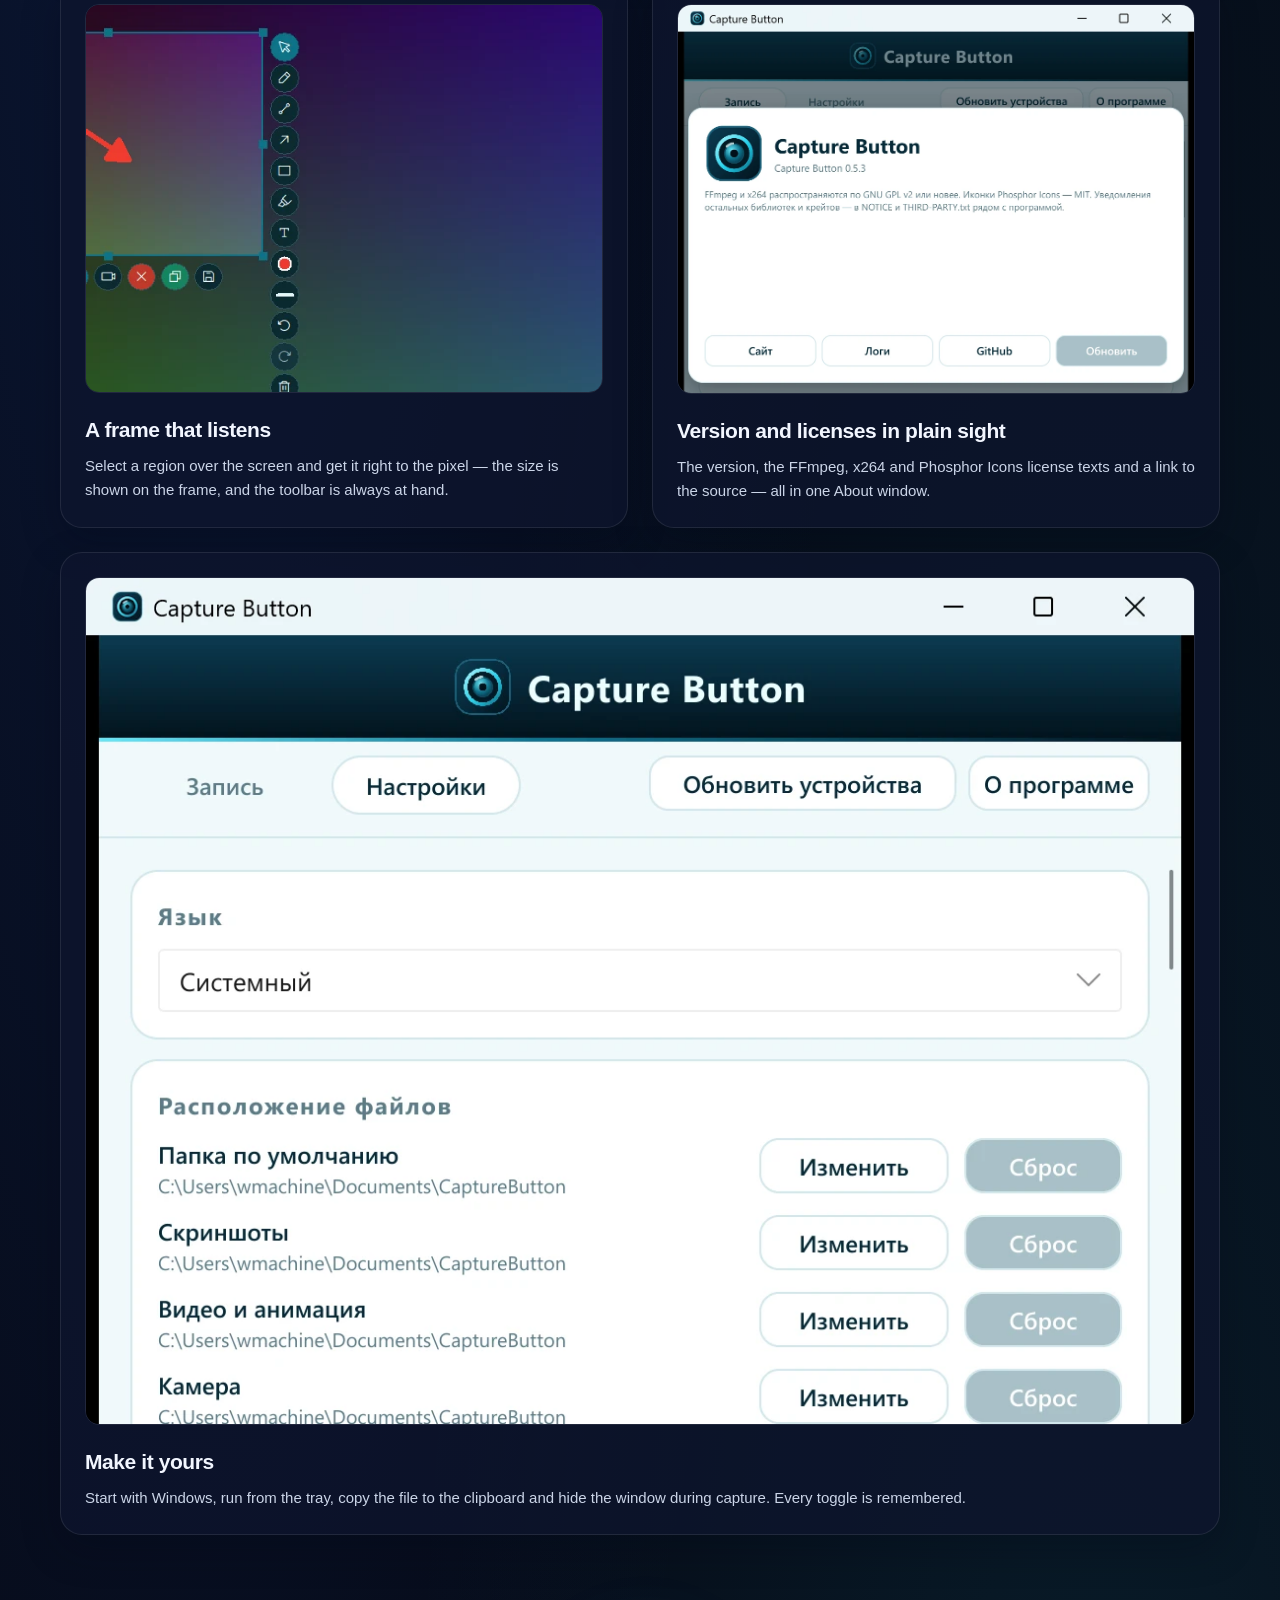
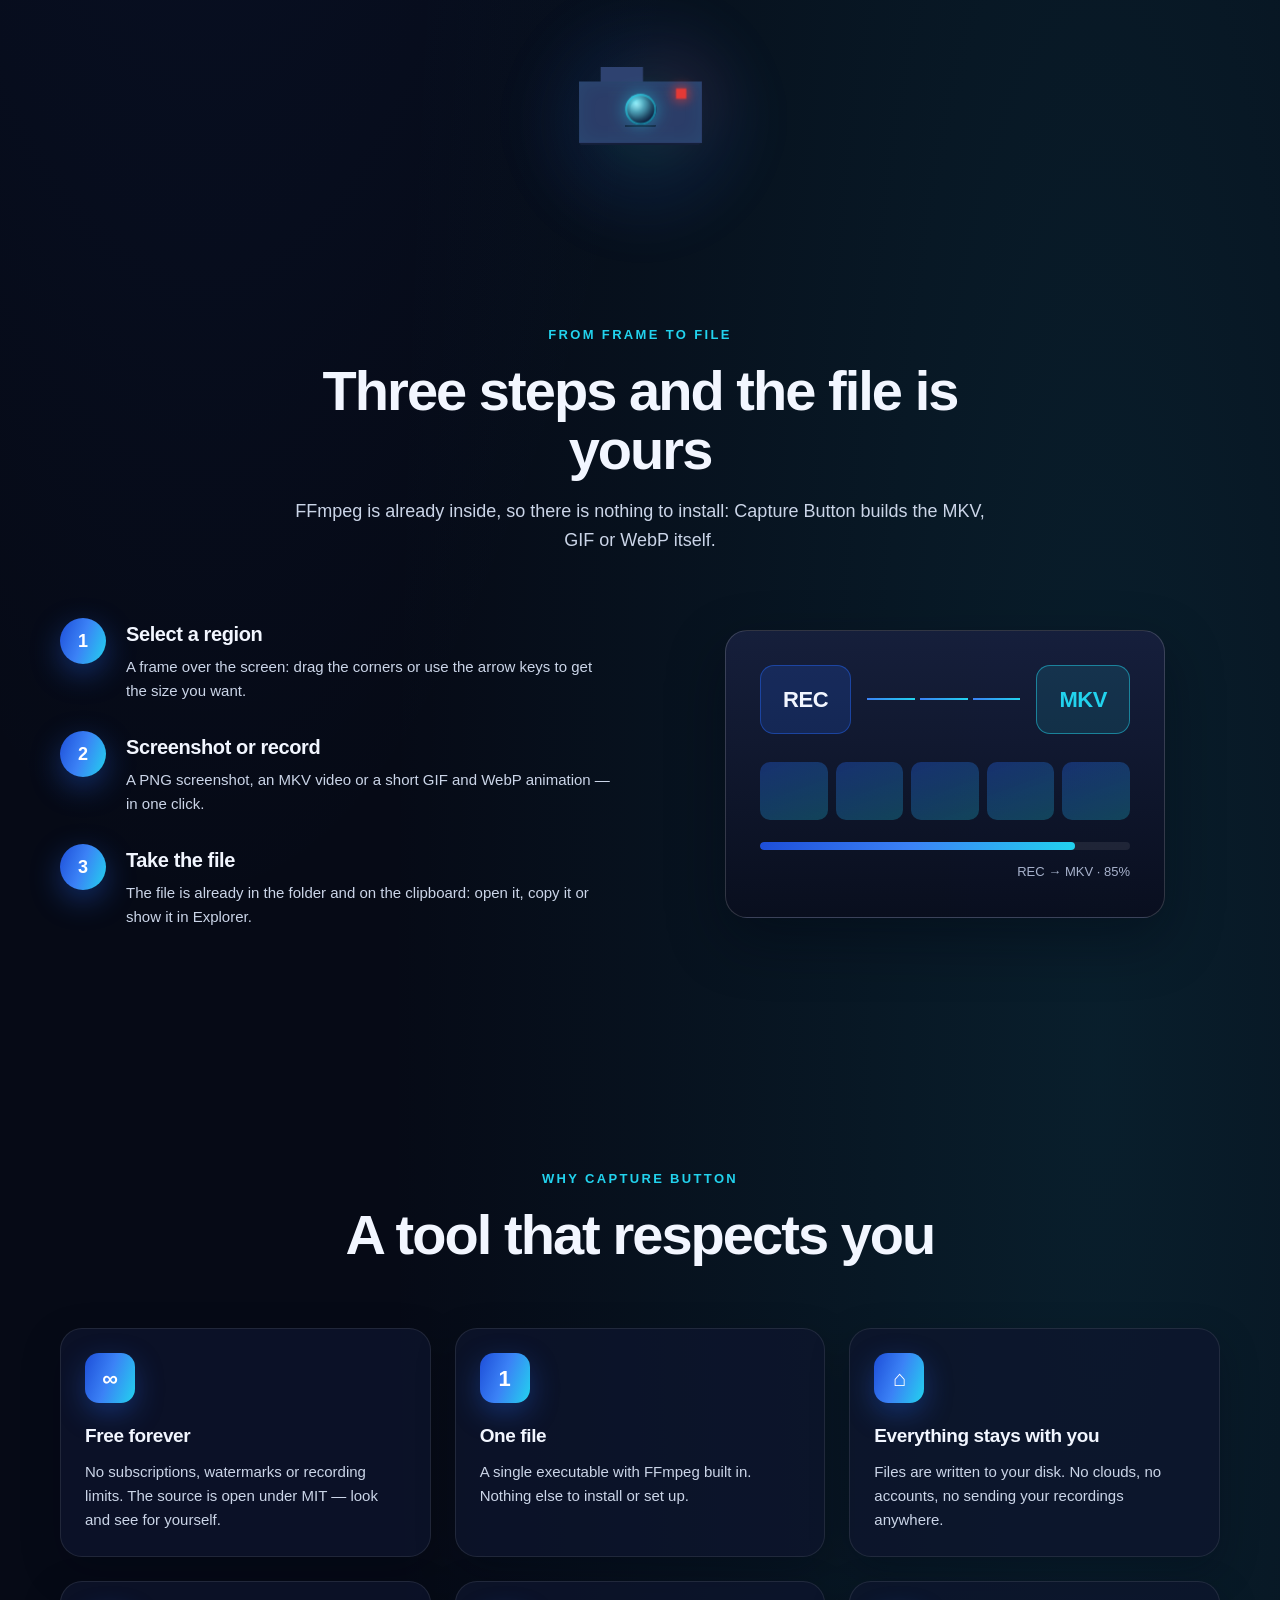
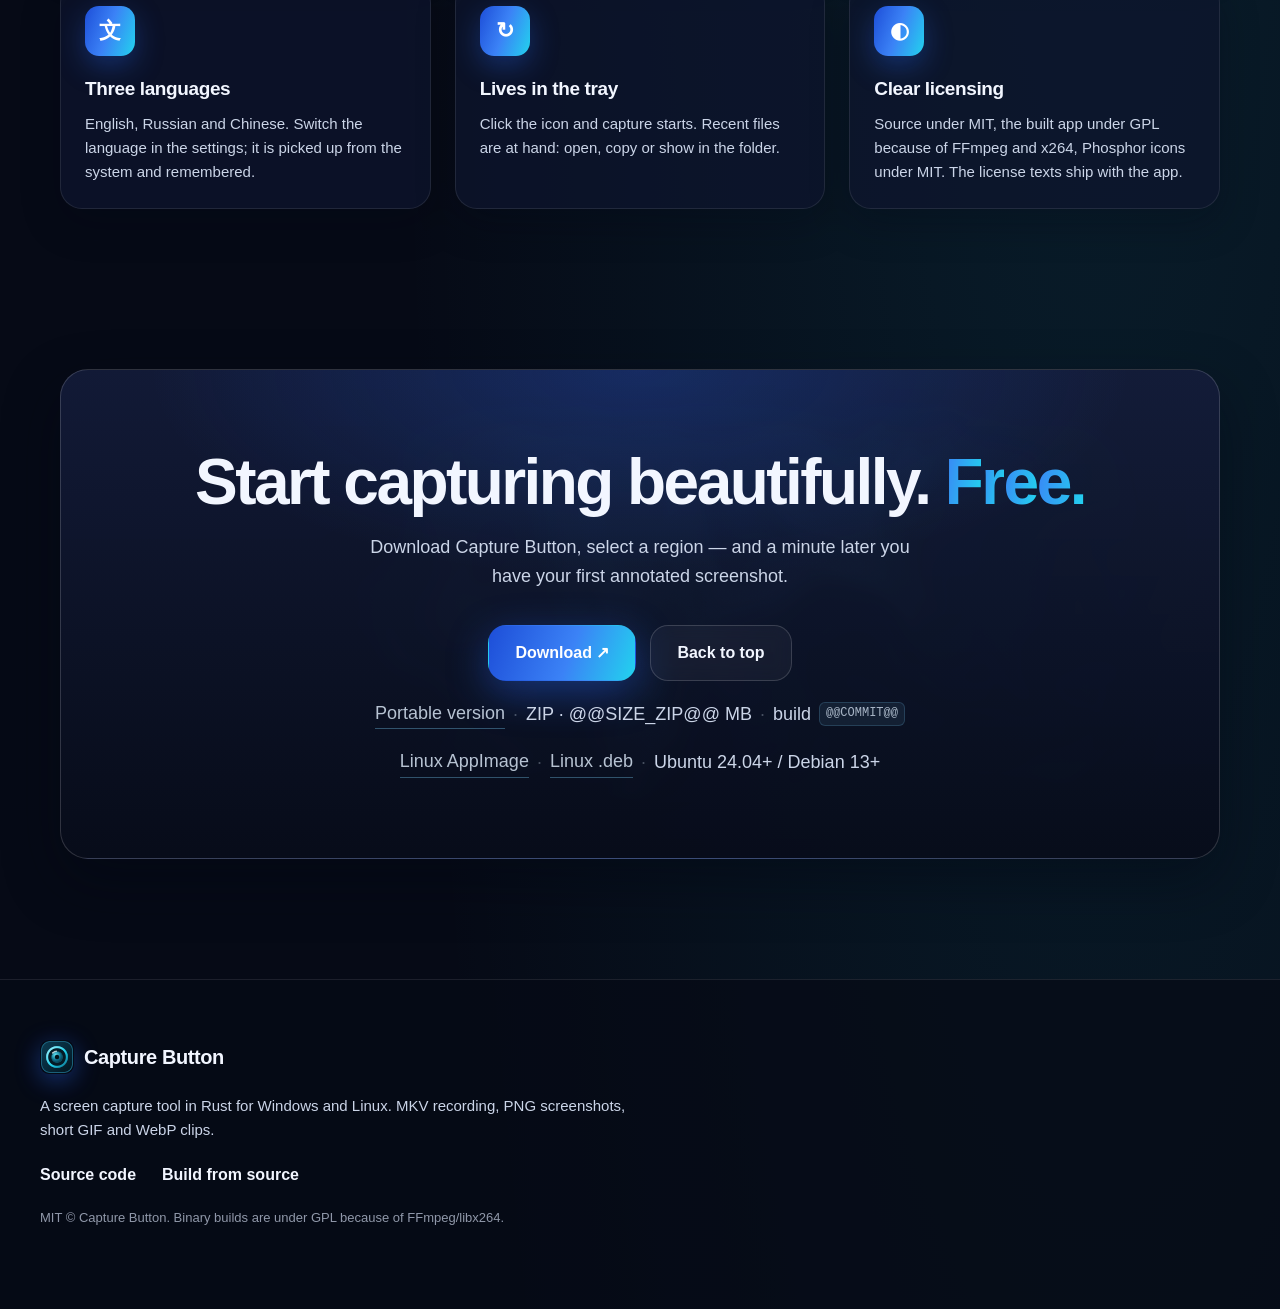
<file: site/en/index.html>
<!doctype html>
<html lang="en">
<head>
  <meta charset="utf-8">
  <meta name="viewport" content="width=device-width, initial-scale=1">
  <meta name="color-scheme" content="dark">
  <title data-key="meta.title">Capture Button — screen recording, screenshots, sound for Windows and Linux. Free.</title>
  <meta name="description" data-content-key="meta.description" content="Capture Button — a free Windows and Linux screen recorder: screen, window or region to MKV, PNG screenshots, short GIF and WebP clips, system sound and microphone. No account or cloud.">
  <meta name="theme-color" content="#070812">
  <meta property="og:locale" content="en_US">
  <meta property="og:title" data-content-key="og.title" content="Capture Button — capture, record, done">
  <meta property="og:description" data-content-key="og.description" content="Screen and sound recording, annotated screenshots, GIF and WebP. Free and open source.">
  <meta property="og:type" content="website">
  <meta property="og:url" content="https://machine202502.github.io/capture-button/en/">
  <meta property="og:image" content="https://machine202502.github.io/capture-button/assets/img/icon-512.png">
  <meta property="og:image:width" content="512">
  <meta property="og:image:height" content="512">
  <meta property="og:site_name" content="Capture Button">
  <meta name="twitter:card" content="summary">
  <meta name="twitter:title" data-content-key="og.title" content="Capture Button — capture, record, done">
  <meta name="twitter:description" data-content-key="og.description" content="Screen and sound recording, annotated screenshots, GIF and WebP. Free and open source.">
  <meta name="twitter:image" content="https://machine202502.github.io/capture-button/assets/img/icon-512.png">
  <link rel="canonical" href="https://machine202502.github.io/capture-button/en/">
  <link rel="alternate" hreflang="ru" href="https://machine202502.github.io/capture-button/">
  <link rel="alternate" hreflang="en" href="https://machine202502.github.io/capture-button/en/">
  <link rel="alternate" hreflang="zh" href="https://machine202502.github.io/capture-button/zh/">
  <link rel="alternate" hreflang="x-default" href="https://machine202502.github.io/capture-button/en/">
  <link rel="icon" type="image/png" href="../assets/img/icon.png">
  <link rel="apple-touch-icon" href="../assets/img/icon-512.png">
  <link rel="preload" as="image" href="../assets/img/screen-record.webp" type="image/webp" fetchpriority="high">
  <link rel="stylesheet" href="../assets/css/style.css?v=48">
  <script type="application/ld+json">
  {
    "@context": "https://schema.org",
    "@type": "SoftwareApplication",
    "name": "Capture Button",
    "applicationCategory": "MultimediaApplication",
    "operatingSystem": "Windows 10, Windows 11, Linux (Ubuntu 24.04+, Debian 13+)",
    "inLanguage": "en",
    "url": "https://machine202502.github.io/capture-button/en/",
    "downloadUrl": "https://github.com/machine202502/capture-button/releases/latest",
    "license": "https://github.com/machine202502/capture-button/blob/master/LICENSE",
    "description": "Screen, window or region recording to MKV, PNG screenshots and short GIF and WebP clips for Windows and Linux.",
    "offers": {
      "@type": "Offer",
      "price": "0",
      "priceCurrency": "USD"
    }
  }
  </script>
  <noscript>
    <style>
      .reveal { opacity: 1; transform: none; filter: none; }
      .hero-intro { animation: none; }
      .cta-fog { display: none; }
    </style>
  </noscript>
</head>
<body>
  <div class="bg" aria-hidden="true">
    <canvas id="shader"></canvas>
    <div class="grain"></div>
  </div>
  <div class="shutter-flash" aria-hidden="true"></div>

  <header class="nav" id="nav">
    <a class="brand" href="#top" aria-label="Capture Button">
      <img class="brand-icon" src="../assets/img/icon.png" alt="" width="34" height="34" aria-hidden="true">
      <span class="brand-name">Capture Button</span>
    </a>
    <nav class="nav-links" aria-label="Main navigation" data-aria-key="nav.aria">
      <a href="#capture" data-key="nav.capture">Capture</a>
      <a href="#record" data-key="nav.record">Recording</a>
      <a href="#convert" data-key="nav.formats">Formats</a>
      <a href="#why" data-key="nav.why">Why Capture Button</a>
    </nav>
    <div class="nav-actions">
      <div class="lang-switch" role="group" aria-label="Language" data-aria-key="lang.label">
        <a class="lang-btn" href="../" hreflang="ru" lang="ru" data-lang="ru">RU</a>
        <a class="lang-btn active" href="./" hreflang="en" lang="en" data-lang="en" aria-current="page">EN</a>
        <a class="lang-btn" href="../zh/" hreflang="zh" lang="zh" data-lang="zh">中文</a>
      </div>
      <a class="btn btn-ghost btn-sm" href="https://github.com/machine202502/capture-button" target="_blank" rel="noopener">GitHub ↗</a>
    </div>
  </header>

  <main id="top">
    <section class="hero">
      <div class="hero-shapes" aria-hidden="true">
        <div class="shape shape-orb"></div>
        <div class="shape shape-cam">
          <div class="cam-bloom" aria-hidden="true"></div>
          <div class="cam3d" aria-hidden="true">
            <div class="cam-body">
              <span class="cam-face b-front"></span>
              <span class="cam-face b-back"></span>
              <span class="cam-face b-left"></span>
              <span class="cam-face b-right"></span>
              <span class="cam-face b-top"></span>
              <span class="cam-face b-bottom"></span>
              <span class="cam-face cam-rec"></span>
            </div>
            <div class="cam-lens">
              <span class="cam-face l-front"></span>
              <span class="cam-face l-back"></span>
              <span class="cam-face l-left"></span>
              <span class="cam-face l-right"></span>
              <span class="cam-face l-top"></span>
              <span class="cam-face l-bottom"></span>
            </div>
            <div class="cam-vf">
              <span class="cam-face v-front"></span>
              <span class="cam-face v-back"></span>
              <span class="cam-face v-left"></span>
              <span class="cam-face v-right"></span>
              <span class="cam-face v-top"></span>
              <span class="cam-face v-bottom"></span>
            </div>
          </div>
        </div>
      </div>

      <div class="hero-inner">
        <p class="eyebrow hero-intro" data-delay="0" data-key="hero.eyebrow">Free · Open source · Windows · Linux</p>
        <h1 class="hero-title">
          <span class="line hero-intro" data-delay="80" data-key="hero.line1">Capture. Record.</span>
          <span class="line gradient-text hero-intro" data-delay="160" data-key="hero.line2" data-scramble>Done.</span>
        </h1>
        <p class="hero-sub hero-intro" data-delay="240" data-key="hero.sub">Capture Button records the screen, a window or a region to MKV, takes PNG screenshots and short GIF and WebP clips. System sound, microphone and a region editor — all on one button.</p>
        <div class="hero-cta hero-intro" data-delay="320">
          <a class="btn btn-primary magnetic" href="#capture" data-key="hero.cta.primary">See what it can do</a>
          <a class="btn btn-ghost magnetic" href="#download" data-key="hero.cta.ghost">Download free ↓</a>
        </div>
        <div class="hero-stats hero-intro" data-delay="400">
          <div class="stat">
            <strong data-key="stat.free.value">Free</strong>
            <span data-key="stat.free.label">forever</span>
          </div>
          <div class="stat">
            <strong><span data-count="2160">0</span><span data-key="stat.res.unit">p</span></strong>
            <span data-key="stat.res.label">resolution</span>
          </div>
          <div class="stat">
            <strong><span data-count="60">0</span><span data-key="stat.fps.unit"> fps</span></strong>
            <span data-key="stat.fps.label">recording</span>
          </div>
          <div class="stat stat-os">
            <strong data-key="stat.os.value">Windows / Linux</strong>
            <span data-key="stat.os.label">supported</span>
          </div>
        </div>
      </div>

      <div class="hero-visual">
        <div class="device tilt">
          <div class="device-bar">
            <span class="dot dot-r"></span>
            <span class="dot dot-y"></span>
            <span class="dot dot-g"></span>
            <span class="device-title" data-key="hero.device.title">Capture Button — Recording</span>
          </div>
          <div class="device-screen">
            <picture class="media-picture">
              <source srcset="../assets/img/screen-record.webp" type="image/webp">
              <img class="crt-fallback" src="../assets/img/screen-record.png" width="1124" height="900" alt="Capture Button window: recording format, preset, resolution and frame rate" data-alt-key="alt.record" loading="eager" fetchpriority="high" decoding="async">
            </source></picture>
            <canvas class="crt-canvas" aria-hidden="true"></canvas>
            <div class="rec-badge">
              <span class="rec-dot"></span>
              <span class="rec-label">REC</span>
              <span class="rec-time" id="recTime">00:00</span>
            </div>
          </div>
        </div>
        <div class="float-chip chip-1" data-float="1">
          <span class="chip-badge" aria-hidden="true">
            <svg viewbox="0 0 24 24" fill="none" stroke="currentColor" stroke-width="1.8" stroke-linecap="round" stroke-linejoin="round"><rect x="3" y="6" width="12" height="12" rx="2"></rect><path d="M15 10l5-3v10l-5-3"></path></svg>
          </span>
          <span class="chip-copy"><b>MKV · 2160p</b><small data-key="hero.chip1.label">60 FPS</small></span>
        </div>
        <div class="float-chip chip-2" data-float="2">
          <span class="chip-badge" aria-hidden="true">
            <svg viewbox="0 0 24 24" fill="none" stroke="currentColor" stroke-width="1.8" stroke-linecap="round" stroke-linejoin="round"><rect x="3" y="4" width="18" height="16" rx="2"></rect><circle cx="9" cy="10" r="2"></circle><path d="M4 18l5-5 4 4 3-3 4 4"></path></svg>
          </span>
          <span class="chip-copy"><b>GIF · WebP</b><small data-key="hero.chip2.label">loop</small></span>
        </div>
        <div class="float-chip chip-3" data-float="3">
          <span class="chip-badge" aria-hidden="true">
            <svg viewbox="0 0 24 24" fill="none" stroke="currentColor" stroke-width="1.8" stroke-linecap="round" stroke-linejoin="round"><rect x="9" y="3" width="6" height="11" rx="3"></rect><path d="M5 11a7 7 0 0 0 14 0M12 18v3M8 21h8"></path></svg>
          </span>
          <span class="chip-copy"><b data-key="hero.chip3">Microphone + system sound</b><small data-key="hero.chip3.label">sound</small></span>
        </div>
      </div>

      <a class="scroll-hint" href="#capture" aria-label="Scroll down" data-aria-key="scroll.down">
        <span class="mouse"><span class="wheel"></span></span>
      </a>
    </section>

    <section class="section pillars" id="capture">
      <header class="section-head reveal">
        <p class="kicker" data-key="cap.kicker">Three moves and done</p>
        <h2 data-key="cap.h2">All the magic is in three buttons</h2>
        <p class="lede" data-key="cap.lede">No half-screen timelines and no hundreds of settings. Select a region, take a screenshot or record, and the file is yours.</p>
      </header>

      <div class="pillar-grid">
        <article class="pillar reveal" data-tilt>
          <div class="pillar-shot">
            <picture class="media-picture">
              <source srcset="../assets/img/region-overlay.webp" type="image/webp">
              <img src="../assets/img/region-overlay.png" width="1018" height="768" alt="Region selection: frame with dimensions and toolbar" data-alt-key="alt.capture" loading="lazy" fetchpriority="low" decoding="async">
            </source></picture>
          </div>
          <div class="pillar-title">
            <span class="pillar-num">01</span>
            <h3 data-key="cap.p1.h3">Screenshot</h3>
          </div>
          <p data-key="cap.p1.p">A screenshot of the screen, a window or a selected region in PNG. Move the frame with the arrow keys, and draw, outline and mask right on top of it.</p>
          <ul class="tick-list">
            <li data-key="cap.p1.li1">Full screen, a window or a region</li>
            <li data-key="cap.p1.li2">Arrow, text, brush and shapes</li>
            <li data-key="cap.p1.li3">Frame adjustment down to the pixel</li>
            <li data-key="cap.p1.li4">PNG, clipboard or folder</li>
          </ul>
        </article>

        <article class="pillar pillar-featured reveal" data-tilt>
          <div class="pillar-shot">
            <picture class="media-picture">
              <source srcset="../assets/img/screen-record-balanced.webp" type="image/webp">
              <img src="../assets/img/screen-record-balanced.png" width="1124" height="848" alt="Recording window: MKV format, preset, resolution and frame rate" data-alt-key="alt.record2" loading="lazy" fetchpriority="low" decoding="async">
            </source></picture>
          </div>
          <div class="pillar-title">
            <span class="pillar-num">02</span>
            <h3 data-key="cap.p2.h3">Recording</h3>
          </div>
          <p data-key="cap.p2.p">Video from the screen, a window or a region to MKV — up to 2160p and 60 frames per second. Presets, resolution and frame rate are set on one screen.</p>
          <ul class="tick-list">
            <li data-key="cap.p2.li1">Screen, window or region</li>
            <li data-key="cap.p2.li2">MKV up to 2160p and 60 FPS</li>
            <li data-key="cap.p2.li3">System sound and microphone</li>
            <li data-key="cap.p2.li4">Mouse cursor can be shown or hidden</li>
          </ul>
        </article>

        <article class="pillar reveal" data-tilt>
          <div class="pillar-shot">
            <picture class="media-picture">
              <source srcset="../assets/img/screen-record-gif.webp" type="image/webp">
              <img src="../assets/img/screen-record-gif.png" width="1124" height="848" alt="Recording window with GIF selected" data-alt-key="alt.convert" loading="lazy" fetchpriority="low" decoding="async">
            </source></picture>
          </div>
          <div class="pillar-title">
            <span class="pillar-num">03</span>
            <h3 data-key="cap.p3.h3">GIF and WebP</h3>
          </div>
          <p data-key="cap.p3.p">A short animation for a chat, an article or a bug report. Presets and a frame-rate control keep the file from bloating.</p>
          <ul class="tick-list">
            <li data-key="cap.p3.li1">GIF and WebP with one switch</li>
            <li data-key="cap.p3.li2">Presets like “Balanced”</li>
            <li data-key="cap.p3.li3">Frame rate up to 60</li>
            <li data-key="cap.p3.li4">A light file for chat and the web</li>
          </ul>
        </article>
      </div>
    </section>

    <section class="section spotlight" id="record">
      <header class="section-head reveal">
        <p class="kicker" data-key="spot.kicker">The details that stick</p>
        <h2 data-key="spot.h2">Capture without extra moves</h2>
        <p class="lede" data-key="spot.lede">The things that usually hide behind three menus work on the first click here.</p>
      </header>

      <div class="bento">
        <article class="bento-item bento-wide reveal" data-tilt>
          <div class="bento-media">
            <picture class="media-picture">
              <source srcset="../assets/img/region-wide.webp" type="image/webp">
              <img src="../assets/img/region-wide.png" width="1366" height="768" alt="Annotations: arrow and text box on the selected region" data-alt-key="alt.region" loading="lazy" fetchpriority="low" decoding="async">
            </source></picture>
          </div>
          <div class="bento-copy">
            <h3 data-key="spot.b1.h3">Draw on the fly</h3>
            <p data-key="spot.b1.p">Arrow, line, rectangle, highlight, text and color — everything you need to explain a screenshot without words.</p>
          </div>
        </article>

        <article class="bento-item reveal" data-tilt>
          <div class="bento-media">
            <picture class="media-picture">
              <source srcset="../assets/img/region-frame.webp" type="image/webp">
              <img src="../assets/img/region-frame.png" width="600" height="450" alt="Selection frame: dimensions on the frame and toolbar" data-alt-key="alt.annotate" loading="lazy" fetchpriority="low" decoding="async">
            </source></picture>
          </div>
          <div class="bento-copy">
            <h3 data-key="spot.b2.h3">A frame that listens</h3>
            <p data-key="spot.b2.p">Select a region over the screen and get it right to the pixel — the size is shown on the frame, and the toolbar is always at hand.</p>
          </div>
        </article>

        <article class="bento-item reveal" data-tilt>
          <div class="bento-media">
            <picture class="media-picture">
              <source srcset="../assets/img/screen-about.webp" type="image/webp">
              <img src="../assets/img/screen-about.png" width="1124" height="845" alt="About window: version, FFmpeg and x264 licenses, links" data-alt-key="alt.about" loading="lazy" fetchpriority="low" decoding="async">
            </source></picture>
          </div>
          <div class="bento-copy">
            <h3 data-key="spot.b3.h3">Version and licenses in plain sight</h3>
            <p data-key="spot.b3.p">The version, the FFmpeg, x264 and Phosphor Icons license texts and a link to the source — all in one About window.</p>
          </div>
        </article>

        <article class="bento-item bento-wide reveal" data-tilt>
          <div class="bento-media">
            <picture class="media-picture">
              <source srcset="../assets/img/screen-settings.webp" type="image/webp">
              <img src="../assets/img/screen-settings.png" width="1124" height="858" alt="Settings: start with Windows, tray, copy to clipboard" data-alt-key="alt.settings" loading="lazy" fetchpriority="low" decoding="async">
            </source></picture>
          </div>
          <div class="bento-copy">
            <h3 data-key="spot.b4.h3">Make it yours</h3>
            <p data-key="spot.b4.p">Start with Windows, run from the tray, copy the file to the clipboard and hide the window during capture. Every toggle is remembered.</p>
          </div>
        </article>
      </div>
    </section>

    <div class="camera-interlude">
      <div class="interlude-cam camera-shutter" role="button" tabindex="0" aria-label="Take a screenshot" data-aria-key="camera.shutter" data-camera-shutter>
        <div class="cam-bloom" aria-hidden="true"></div>
      </div>
    </div>

    <section class="section how" id="convert">
      <header class="section-head reveal">
        <p class="kicker" data-key="cnv.kicker">From frame to file</p>
        <h2 data-key="cnv.h2">Three steps and the file is yours</h2>
        <p class="lede" data-key="cnv.lede">FFmpeg is already inside, so there is nothing to install: Capture Button builds the MKV, GIF or WebP itself.</p>
      </header>

      <div class="how-grid">
        <ol class="how-steps">
          <li class="how-step reveal">
            <span class="step-dot">1</span>
            <div>
              <h3 data-key="cnv.step1.h3">Select a region</h3>
              <p data-key="cnv.step1.p">A frame over the screen: drag the corners or use the arrow keys to get the size you want.</p>
            </div>
          </li>
          <li class="how-step reveal" data-delay="100">
            <span class="step-dot">2</span>
            <div>
              <h3 data-key="cnv.step2.h3">Screenshot or record</h3>
              <p data-key="cnv.step2.p">A PNG screenshot, an MKV video or a short GIF and WebP animation — in one click.</p>
            </div>
          </li>
          <li class="how-step reveal" data-delay="200">
            <span class="step-dot">3</span>
            <div>
              <h3 data-key="cnv.step3.h3">Take the file</h3>
              <p data-key="cnv.step3.p">The file is already in the folder and on the clipboard: open it, copy it or show it in Explorer.</p>
            </div>
          </li>
        </ol>

        <div class="how-visual reveal" data-delay="150">
          <div class="convert-card tilt">
            <div class="convert-io">
              <div class="convert-pill" data-key="cnv.from">REC</div>
              <div class="convert-arrow" aria-hidden="true"><span></span><span></span><span></span></div>
              <div class="convert-pill convert-pill-out" data-key="cnv.to">MKV</div>
            </div>
            <div class="convert-frames" aria-hidden="true">
              <span></span><span></span><span></span><span></span><span></span>
            </div>
            <div class="convert-progress"><i style="--p:0%"></i></div>
            <p class="convert-caption"><span data-wobble data-key="cnv.caption">REC → MKV ·</span> <span class="convert-percent" id="convertPercent"><span class="wobble-letter" style="--i:11"></span><span class="wobble-letter" style="--i:12">0</span><span class="wobble-letter" style="--i:13">%</span></span></p>
          </div>
        </div>
      </div>
    </section>

    <section class="section why" id="why">
      <header class="section-head reveal">
        <p class="kicker" data-key="why.kicker">Why Capture Button</p>
        <h2 data-key="why.h2">A tool that respects you</h2>
      </header>

      <div class="why-grid">
        <article class="why-item reveal">
          <span class="why-icon">∞</span>
          <h3 data-key="why.free.h3">Free forever</h3>
          <p data-key="why.free.p">No subscriptions, watermarks or recording limits. The source is open under MIT — look and see for yourself.</p>
        </article>
        <article class="why-item reveal" data-delay="60">
          <span class="why-icon">1</span>
          <h3 data-key="why.one.h3">One file</h3>
          <p data-key="why.one.p">A single executable with FFmpeg built in. Nothing else to install or set up.</p>
        </article>
        <article class="why-item reveal" data-delay="120">
          <span class="why-icon">⌂</span>
          <h3 data-key="why.local.h3">Everything stays with you</h3>
          <p data-key="why.local.p">Files are written to your disk. No clouds, no accounts, no sending your recordings anywhere.</p>
        </article>
        <article class="why-item reveal" data-delay="180">
          <span class="why-icon">文</span>
          <h3 data-key="why.lang.h3">Three languages</h3>
          <p data-key="why.lang.p">English, Russian and Chinese. Switch the language in the settings; it is picked up from the system and remembered.</p>
        </article>
        <article class="why-item reveal" data-delay="240">
          <span class="why-icon">↻</span>
          <h3 data-key="why.tray.h3">Lives in the tray</h3>
          <p data-key="why.tray.p">Click the icon and capture starts. Recent files are at hand: open, copy or show in the folder.</p>
        </article>
        <article class="why-item reveal" data-delay="300">
          <span class="why-icon">◐</span>
          <h3 data-key="why.lic.h3">Clear licensing</h3>
          <p data-key="why.lic.p">Source under MIT, the built app under GPL because of FFmpeg and x264, Phosphor icons under MIT. The license texts ship with the app.</p>
        </article>
      </div>
    </section>

    <section class="final-cta" id="download">
      <div class="final-cta-inner reveal">
        <canvas class="cta-fog" aria-hidden="true"></canvas>
        <h2><span data-key="cta.lead">Start capturing beautifully.</span> <span class="gradient-text cta-free" data-wobble data-key="cta.free">Free.</span></h2>
        <p data-key="cta.p">Download Capture Button, select a region — and a minute later you have your first annotated screenshot.</p>
        <div class="hero-cta">
          <a class="btn btn-primary magnetic" href="https://github.com/machine202502/capture-button/releases/latest/download/CaptureButton-@@VERSION@@-windows-x64-setup.msi" target="_blank" rel="noopener" title="sha256 @@HASH_SETUP@@" data-key="cta.primary">Download ↗</a>
          <a class="btn btn-ghost magnetic" href="#top" data-key="cta.ghost">Back to top</a>
        </div>
        <p class="cta-meta">
          <a class="cta-portable" href="https://github.com/machine202502/capture-button/releases/latest/download/CaptureButton-@@VERSION@@-windows-x64.zip" target="_blank" rel="noopener" title="sha256 @@HASH_ZIP@@" data-key="cta.portable">Portable version</a>
          <span class="cta-meta-dot">·</span>
          <span class="cta-meta-size">ZIP · @@SIZE_ZIP@@ MB</span>
          <span class="cta-meta-dot">·</span>
          <span data-key="cta.build">build</span>
          <code class="cta-hash">@@COMMIT@@</code>
        </p>
        <p class="cta-meta cta-linux">
          <a class="cta-portable" href="https://github.com/machine202502/capture-button/releases/latest/download/CaptureButton-@@VERSION@@-linux-x64.AppImage" target="_blank" rel="noopener" title="sha256 @@HASH_APPIMAGE@@" data-key="cta.linux.appimage">Linux AppImage</a>
          <span class="cta-meta-dot">·</span>
          <a class="cta-portable" href="https://github.com/machine202502/capture-button/releases/latest/download/CaptureButton-@@VERSION@@-linux-x64.deb" target="_blank" rel="noopener" title="sha256 @@HASH_DEB@@" data-key="cta.linux.deb">Linux .deb</a>
          <span class="cta-meta-dot">·</span>
          <span class="cta-meta-size" data-key="cta.linux.note">Ubuntu 24.04+ / Debian 13+</span>
        </p>
      </div>
    </section>
  </main>

  <footer class="footer">
    <div class="footer-peek" data-footer-peek aria-hidden="true">
      <button class="footer-peek-trigger" type="button" tabindex="-1" aria-label="Hide the camera" data-aria-key="camera.hidePeek">
        <span class="footer-peek-bloom" aria-hidden="true"></span>
      </button>
    </div>

    <div class="footer-inner">
      <a class="brand" href="#top">
        <img class="brand-icon" src="../assets/img/icon.png" alt="" width="34" height="34" aria-hidden="true">
        <span class="brand-name">Capture Button</span>
      </a>
      <p data-key="footer.p">A screen capture tool in Rust for Windows and Linux. MKV recording, PNG screenshots, short GIF and WebP clips.</p>
      <div class="footer-links">
        <a href="https://github.com/machine202502/capture-button" target="_blank" rel="noopener" data-key="footer.source">Source code</a>
        <a href="https://github.com/machine202502/capture-button#readme" target="_blank" rel="noopener" data-key="footer.build">Build from source</a>
      </div>
      <p class="footer-note" data-key="footer.note">MIT © Capture Button. Binary builds are under GPL because of FFmpeg/libx264.</p>
    </div>
  </footer>

  <script src="../assets/js/main.js?v=47"></script>
</body>
</html>
</file>
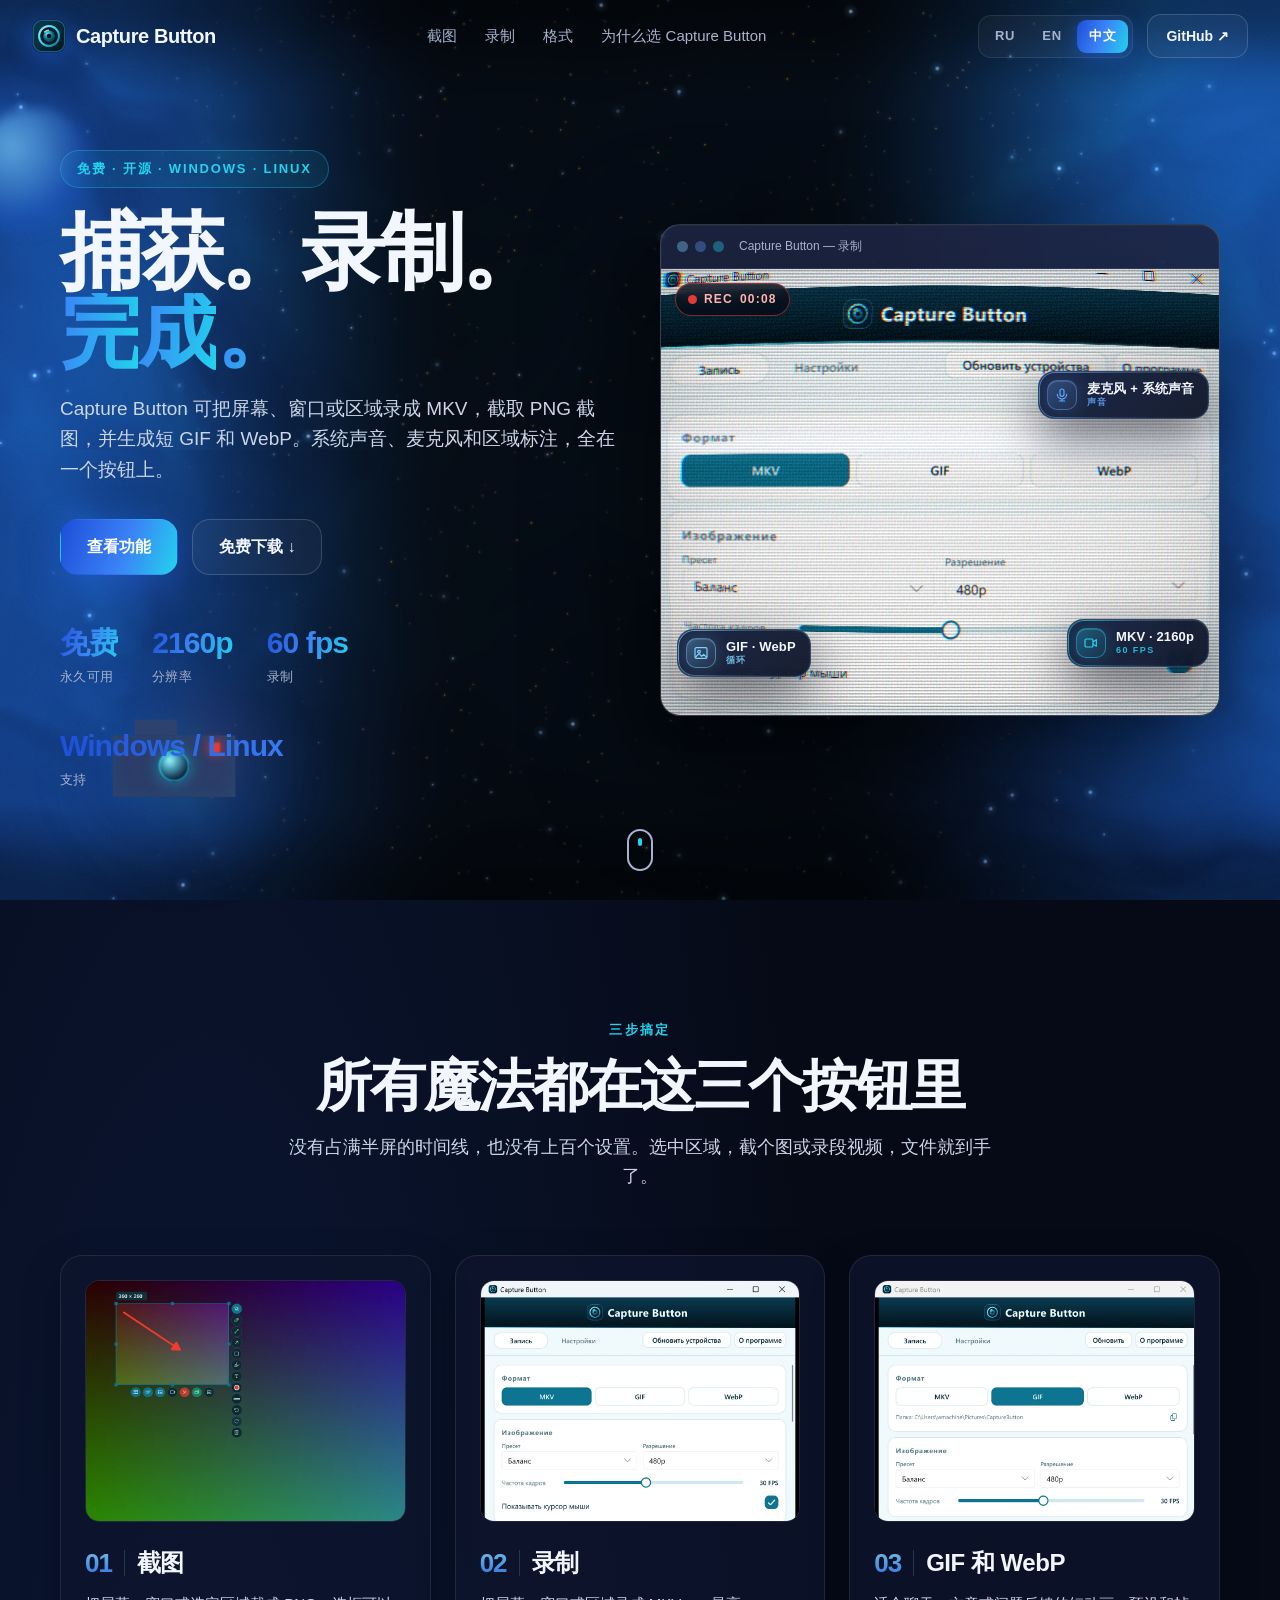
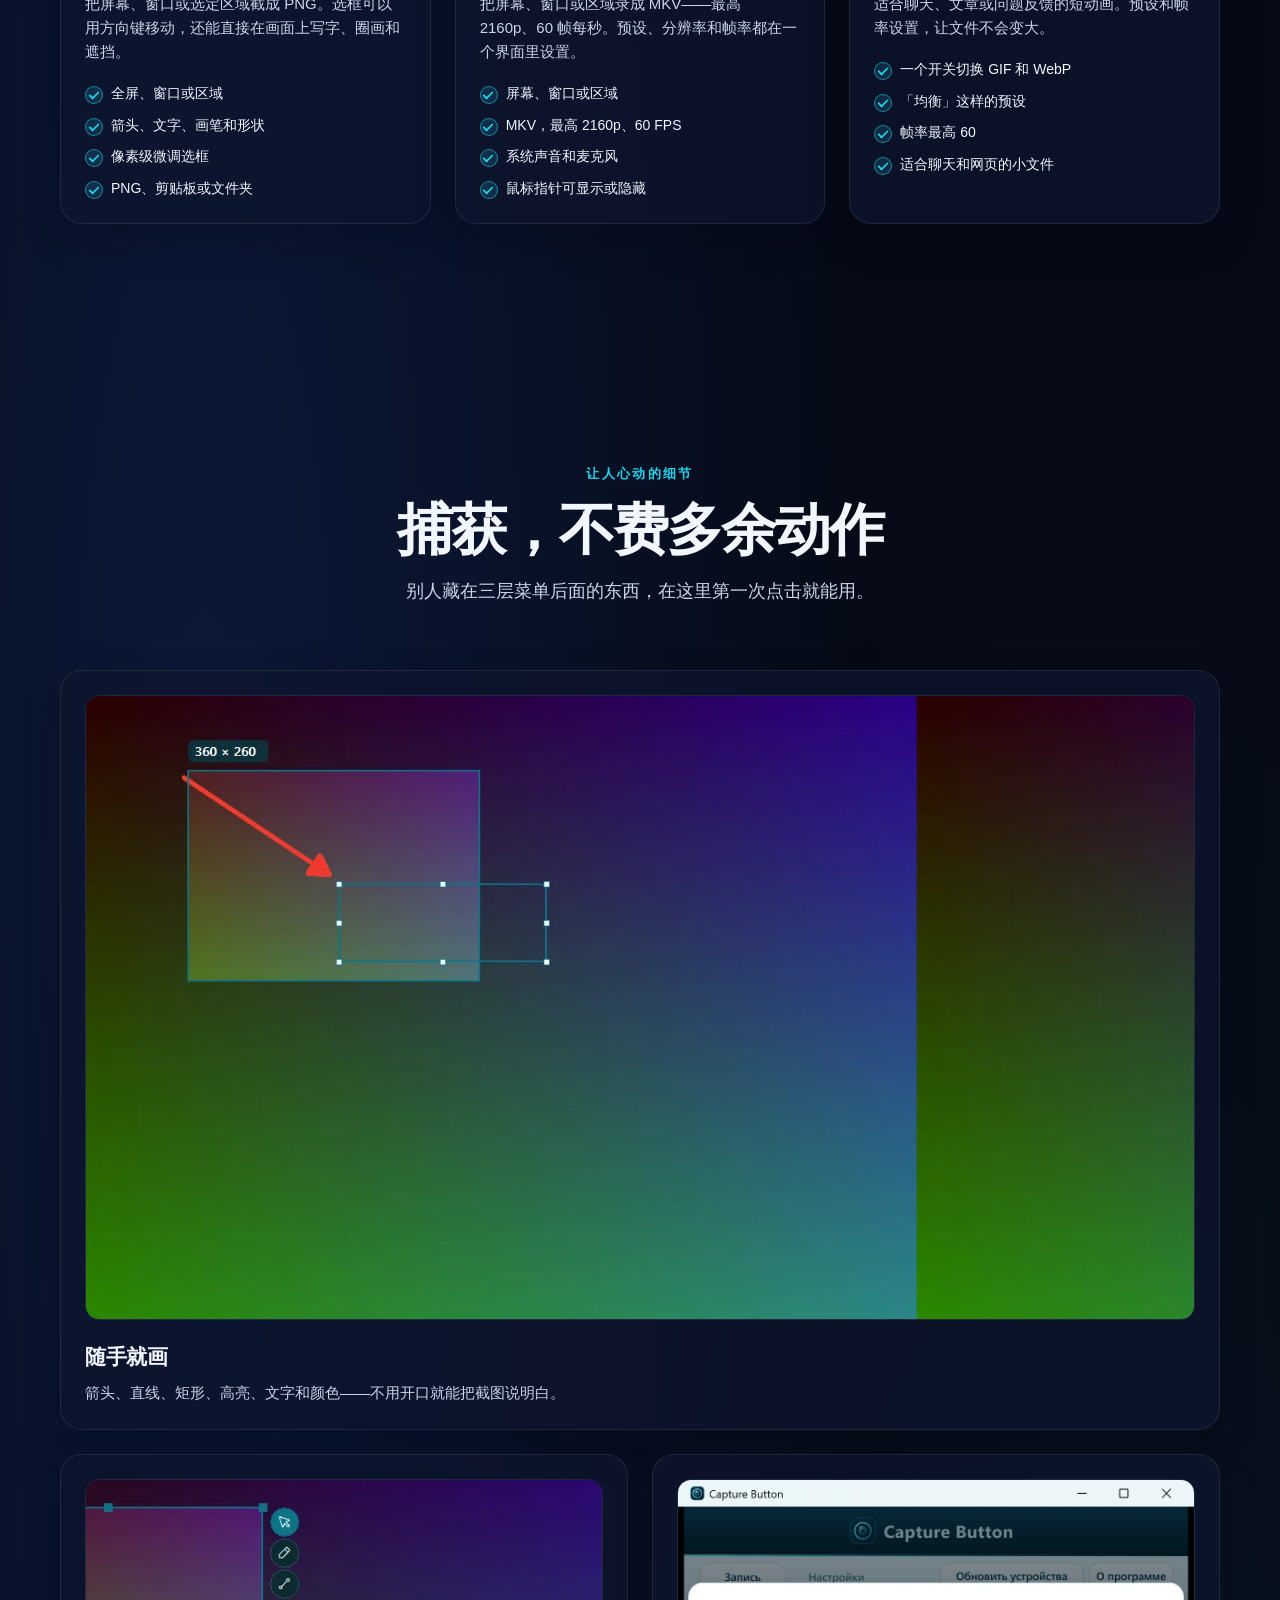
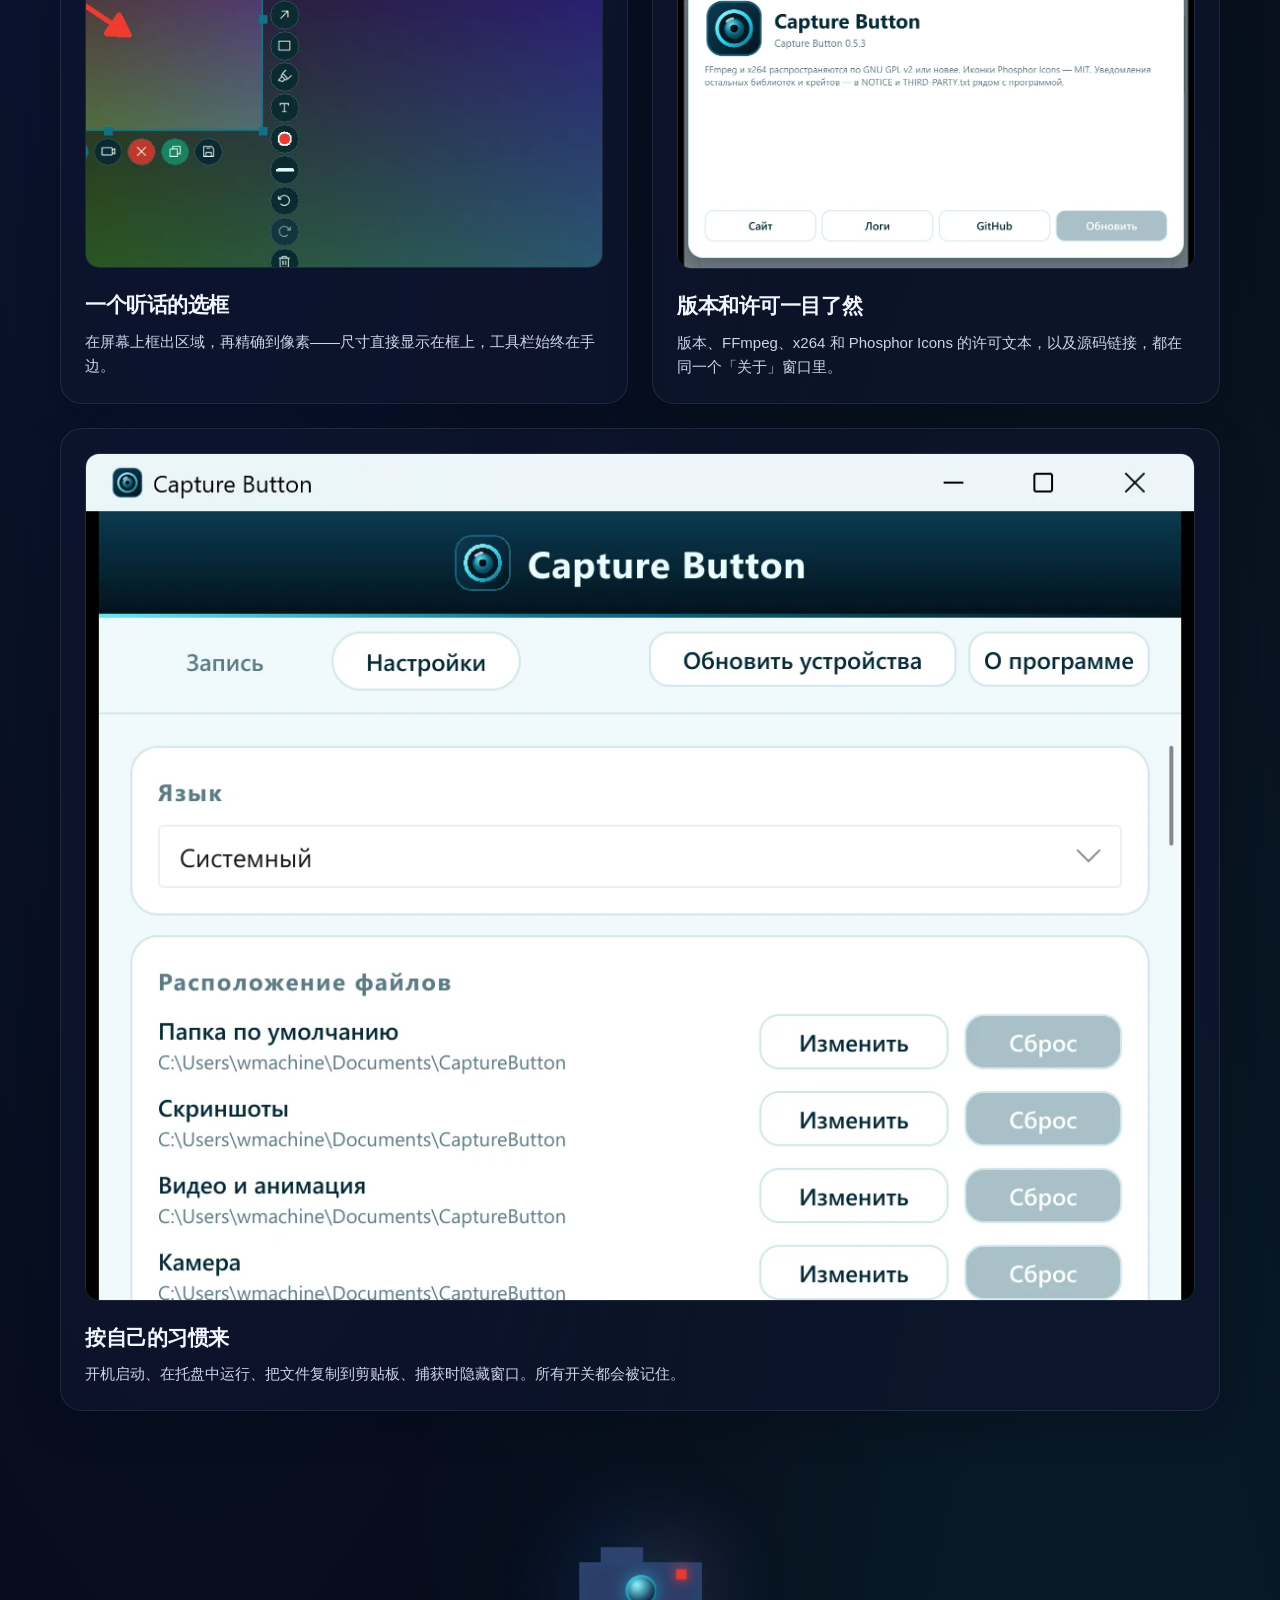
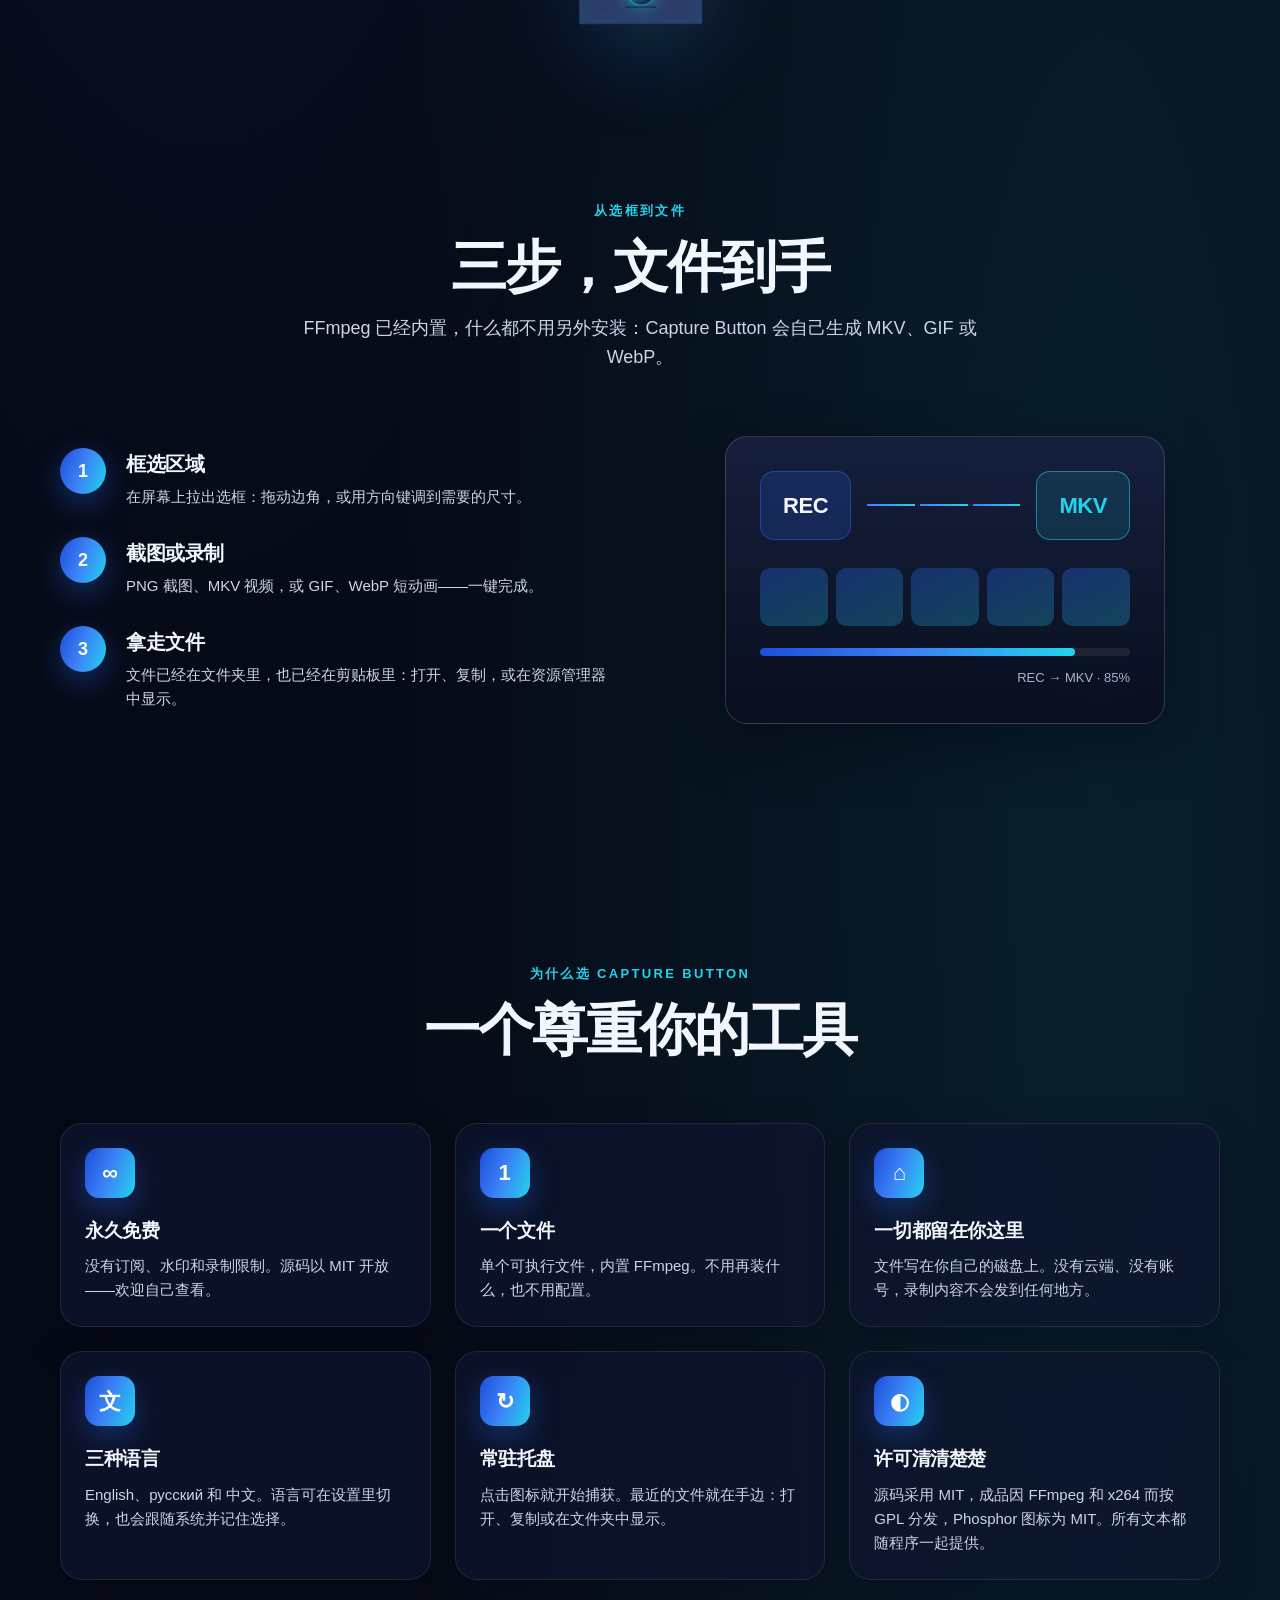
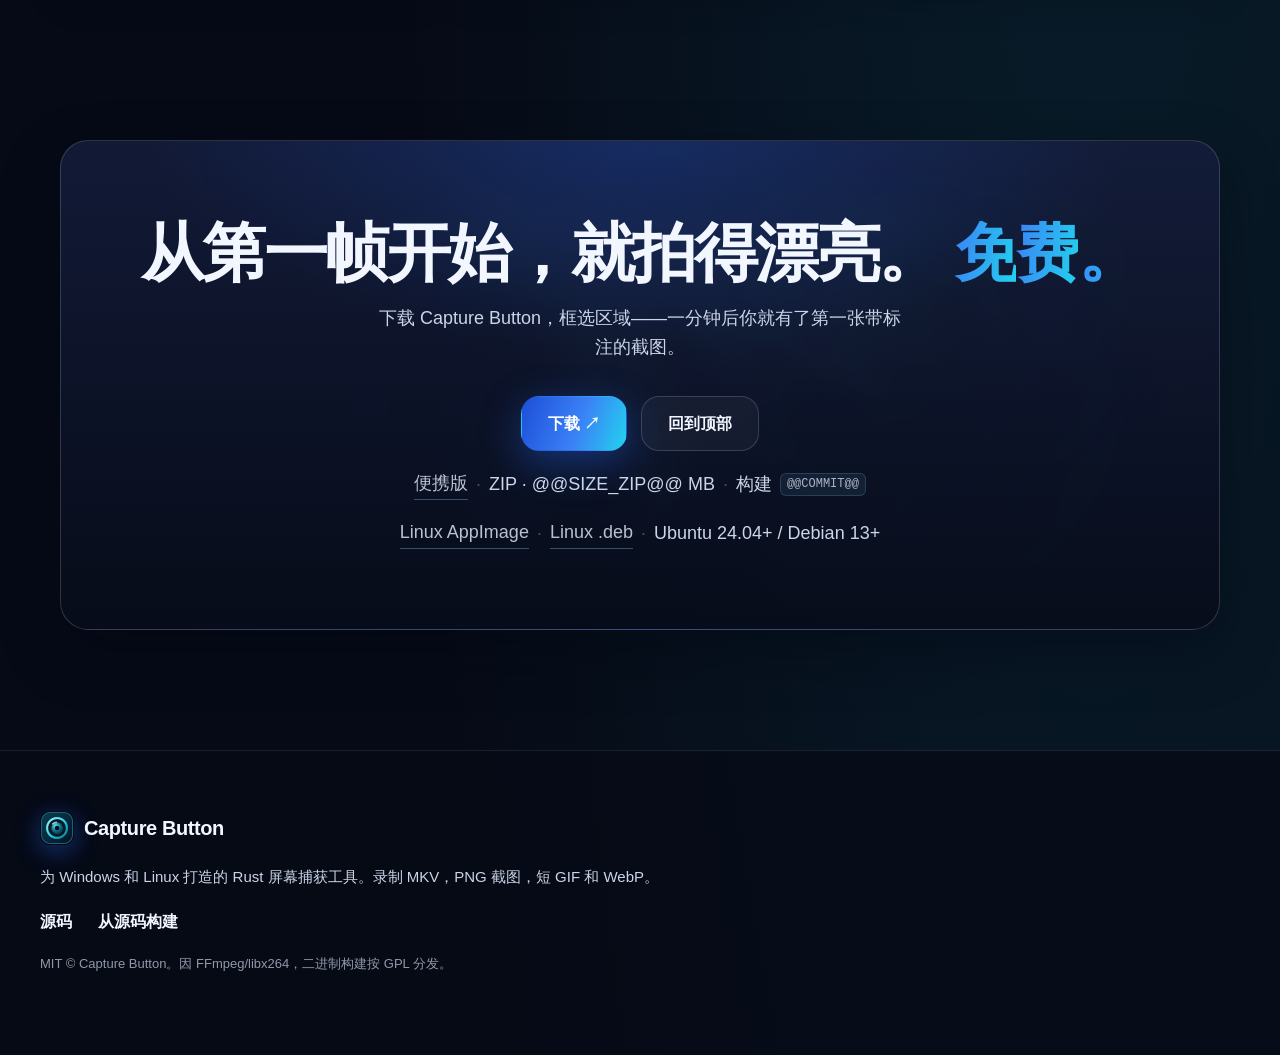
<file: site/zh/index.html>
<!doctype html>
<html lang="zh">
<head>
  <meta charset="utf-8">
  <meta name="viewport" content="width=device-width, initial-scale=1">
  <meta name="color-scheme" content="dark">
  <title data-key="meta.title">Capture Button — Windows 和 Linux 屏幕录制与截图，免费</title>
  <meta name="description" data-content-key="meta.description" content="Capture Button：免费的 Windows 和 Linux 屏幕录制与截图工具。录成 MKV、PNG 截图、短 GIF 和 WebP，含系统声音与麦克风。">
  <meta name="theme-color" content="#070812">
  <meta property="og:locale" content="zh_CN">
  <meta property="og:title" data-content-key="og.title" content="Capture Button — 捕获，录制，完成">
  <meta property="og:description" data-content-key="og.description" content="录制屏幕与声音，带标注的截图，GIF 和 WebP。免费，开源。">
  <meta property="og:type" content="website">
  <meta property="og:url" content="https://machine202502.github.io/capture-button/zh/">
  <meta property="og:image" content="https://machine202502.github.io/capture-button/assets/img/icon-512.png">
  <meta property="og:image:width" content="512">
  <meta property="og:image:height" content="512">
  <meta property="og:site_name" content="Capture Button">
  <meta name="twitter:card" content="summary">
  <meta name="twitter:title" data-content-key="og.title" content="Capture Button — 捕获，录制，完成">
  <meta name="twitter:description" data-content-key="og.description" content="录制屏幕与声音，带标注的截图，GIF 和 WebP。免费，开源。">
  <meta name="twitter:image" content="https://machine202502.github.io/capture-button/assets/img/icon-512.png">
  <link rel="canonical" href="https://machine202502.github.io/capture-button/zh/">
  <link rel="alternate" hreflang="ru" href="https://machine202502.github.io/capture-button/">
  <link rel="alternate" hreflang="en" href="https://machine202502.github.io/capture-button/en/">
  <link rel="alternate" hreflang="zh" href="https://machine202502.github.io/capture-button/zh/">
  <link rel="alternate" hreflang="x-default" href="https://machine202502.github.io/capture-button/en/">
  <link rel="icon" type="image/png" href="../assets/img/icon.png">
  <link rel="apple-touch-icon" href="../assets/img/icon-512.png">
  <link rel="preload" as="image" href="../assets/img/screen-record.webp" type="image/webp" fetchpriority="high">
  <link rel="stylesheet" href="../assets/css/style.css?v=48">
  <script type="application/ld+json">
  {
    "@context": "https://schema.org",
    "@type": "SoftwareApplication",
    "name": "Capture Button",
    "applicationCategory": "MultimediaApplication",
    "operatingSystem": "Windows 10, Windows 11, Linux (Ubuntu 24.04+, Debian 13+)",
    "inLanguage": "zh",
    "url": "https://machine202502.github.io/capture-button/zh/",
    "downloadUrl": "https://github.com/machine202502/capture-button/releases/latest",
    "license": "https://github.com/machine202502/capture-button/blob/master/LICENSE",
    "description": "为 Windows 和 Linux 录制屏幕、窗口或区域到 MKV，PNG 截图，以及短 GIF 和 WebP。",
    "offers": {
      "@type": "Offer",
      "price": "0",
      "priceCurrency": "USD"
    }
  }
  </script>
  <noscript>
    <style>
      .reveal { opacity: 1; transform: none; filter: none; }
      .hero-intro { animation: none; }
      .cta-fog { display: none; }
    </style>
  </noscript>
</head>
<body>
  <div class="bg" aria-hidden="true">
    <canvas id="shader"></canvas>
    <div class="grain"></div>
  </div>
  <div class="shutter-flash" aria-hidden="true"></div>

  <header class="nav" id="nav">
    <a class="brand" href="#top" aria-label="Capture Button">
      <img class="brand-icon" src="../assets/img/icon.png" alt="" width="34" height="34" aria-hidden="true">
      <span class="brand-name">Capture Button</span>
    </a>
    <nav class="nav-links" aria-label="主导航" data-aria-key="nav.aria">
      <a href="#capture" data-key="nav.capture">截图</a>
      <a href="#record" data-key="nav.record">录制</a>
      <a href="#convert" data-key="nav.formats">格式</a>
      <a href="#why" data-key="nav.why">为什么选 Capture Button</a>
    </nav>
    <div class="nav-actions">
      <div class="lang-switch" role="group" aria-label="语言" data-aria-key="lang.label">
        <a class="lang-btn" href="../" hreflang="ru" lang="ru" data-lang="ru">RU</a>
        <a class="lang-btn" href="../en/" hreflang="en" lang="en" data-lang="en">EN</a>
        <a class="lang-btn active" href="./" hreflang="zh" lang="zh" data-lang="zh" aria-current="page">中文</a>
      </div>
      <a class="btn btn-ghost btn-sm" href="https://github.com/machine202502/capture-button" target="_blank" rel="noopener">GitHub ↗</a>
    </div>
  </header>

  <main id="top">
    <section class="hero">
      <div class="hero-shapes" aria-hidden="true">
        <div class="shape shape-orb"></div>
        <div class="shape shape-cam">
          <div class="cam-bloom" aria-hidden="true"></div>
          <div class="cam3d" aria-hidden="true">
            <div class="cam-body">
              <span class="cam-face b-front"></span>
              <span class="cam-face b-back"></span>
              <span class="cam-face b-left"></span>
              <span class="cam-face b-right"></span>
              <span class="cam-face b-top"></span>
              <span class="cam-face b-bottom"></span>
              <span class="cam-face cam-rec"></span>
            </div>
            <div class="cam-lens">
              <span class="cam-face l-front"></span>
              <span class="cam-face l-back"></span>
              <span class="cam-face l-left"></span>
              <span class="cam-face l-right"></span>
              <span class="cam-face l-top"></span>
              <span class="cam-face l-bottom"></span>
            </div>
            <div class="cam-vf">
              <span class="cam-face v-front"></span>
              <span class="cam-face v-back"></span>
              <span class="cam-face v-left"></span>
              <span class="cam-face v-right"></span>
              <span class="cam-face v-top"></span>
              <span class="cam-face v-bottom"></span>
            </div>
          </div>
        </div>
      </div>

      <div class="hero-inner">
        <p class="eyebrow hero-intro" data-delay="0" data-key="hero.eyebrow">免费 · 开源 · Windows · Linux</p>
        <h1 class="hero-title">
          <span class="line hero-intro" data-delay="80" data-key="hero.line1">捕获。录制。</span>
          <span class="line gradient-text hero-intro" data-delay="160" data-key="hero.line2" data-scramble>完成。</span>
        </h1>
        <p class="hero-sub hero-intro" data-delay="240" data-key="hero.sub">Capture Button 可把屏幕、窗口或区域录成 MKV，截取 PNG 截图，并生成短 GIF 和 WebP。系统声音、麦克风和区域标注，全在一个按钮上。</p>
        <div class="hero-cta hero-intro" data-delay="320">
          <a class="btn btn-primary magnetic" href="#capture" data-key="hero.cta.primary">查看功能</a>
          <a class="btn btn-ghost magnetic" href="#download" data-key="hero.cta.ghost">免费下载 ↓</a>
        </div>
        <div class="hero-stats hero-intro" data-delay="400">
          <div class="stat">
            <strong data-key="stat.free.value">免费</strong>
            <span data-key="stat.free.label">永久可用</span>
          </div>
          <div class="stat">
            <strong><span data-count="2160">0</span><span data-key="stat.res.unit">p</span></strong>
            <span data-key="stat.res.label">分辨率</span>
          </div>
          <div class="stat">
            <strong><span data-count="60">0</span><span data-key="stat.fps.unit"> fps</span></strong>
            <span data-key="stat.fps.label">录制</span>
          </div>
          <div class="stat stat-os">
            <strong data-key="stat.os.value">Windows / Linux</strong>
            <span data-key="stat.os.label">支持</span>
          </div>
        </div>
      </div>

      <div class="hero-visual">
        <div class="device tilt">
          <div class="device-bar">
            <span class="dot dot-r"></span>
            <span class="dot dot-y"></span>
            <span class="dot dot-g"></span>
            <span class="device-title" data-key="hero.device.title">Capture Button — 录制</span>
          </div>
          <div class="device-screen">
            <picture class="media-picture">
              <source srcset="../assets/img/screen-record.webp" type="image/webp">
              <img class="crt-fallback" src="../assets/img/screen-record.png" width="1124" height="900" alt="Capture Button 窗口：录制格式、预设、分辨率与帧率" data-alt-key="alt.record" loading="eager" fetchpriority="high" decoding="async">
            </source></picture>
            <canvas class="crt-canvas" aria-hidden="true"></canvas>
            <div class="rec-badge">
              <span class="rec-dot"></span>
              <span class="rec-label">REC</span>
              <span class="rec-time" id="recTime">00:00</span>
            </div>
          </div>
        </div>
        <div class="float-chip chip-1" data-float="1">
          <span class="chip-badge" aria-hidden="true">
            <svg viewbox="0 0 24 24" fill="none" stroke="currentColor" stroke-width="1.8" stroke-linecap="round" stroke-linejoin="round"><rect x="3" y="6" width="12" height="12" rx="2"></rect><path d="M15 10l5-3v10l-5-3"></path></svg>
          </span>
          <span class="chip-copy"><b>MKV · 2160p</b><small data-key="hero.chip1.label">60 FPS</small></span>
        </div>
        <div class="float-chip chip-2" data-float="2">
          <span class="chip-badge" aria-hidden="true">
            <svg viewbox="0 0 24 24" fill="none" stroke="currentColor" stroke-width="1.8" stroke-linecap="round" stroke-linejoin="round"><rect x="3" y="4" width="18" height="16" rx="2"></rect><circle cx="9" cy="10" r="2"></circle><path d="M4 18l5-5 4 4 3-3 4 4"></path></svg>
          </span>
          <span class="chip-copy"><b>GIF · WebP</b><small data-key="hero.chip2.label">循环</small></span>
        </div>
        <div class="float-chip chip-3" data-float="3">
          <span class="chip-badge" aria-hidden="true">
            <svg viewbox="0 0 24 24" fill="none" stroke="currentColor" stroke-width="1.8" stroke-linecap="round" stroke-linejoin="round"><rect x="9" y="3" width="6" height="11" rx="3"></rect><path d="M5 11a7 7 0 0 0 14 0M12 18v3M8 21h8"></path></svg>
          </span>
          <span class="chip-copy"><b data-key="hero.chip3">麦克风 + 系统声音</b><small data-key="hero.chip3.label">声音</small></span>
        </div>
      </div>

      <a class="scroll-hint" href="#capture" aria-label="向下滚动" data-aria-key="scroll.down">
        <span class="mouse"><span class="wheel"></span></span>
      </a>
    </section>

    <section class="section pillars" id="capture">
      <header class="section-head reveal">
        <p class="kicker" data-key="cap.kicker">三步搞定</p>
        <h2 data-key="cap.h2">所有魔法都在这三个按钮里</h2>
        <p class="lede" data-key="cap.lede">没有占满半屏的时间线，也没有上百个设置。选中区域，截个图或录段视频，文件就到手了。</p>
      </header>

      <div class="pillar-grid">
        <article class="pillar reveal" data-tilt>
          <div class="pillar-shot">
            <picture class="media-picture">
              <source srcset="../assets/img/region-overlay.webp" type="image/webp">
              <img src="../assets/img/region-overlay.png" width="1018" height="768" alt="区域选择：带尺寸的选框和工具栏" data-alt-key="alt.capture" loading="lazy" fetchpriority="low" decoding="async">
            </source></picture>
          </div>
          <div class="pillar-title">
            <span class="pillar-num">01</span>
            <h3 data-key="cap.p1.h3">截图</h3>
          </div>
          <p data-key="cap.p1.p">把屏幕、窗口或选定区域截成 PNG。选框可以用方向键移动，还能直接在画面上写字、圈画和遮挡。</p>
          <ul class="tick-list">
            <li data-key="cap.p1.li1">全屏、窗口或区域</li>
            <li data-key="cap.p1.li2">箭头、文字、画笔和形状</li>
            <li data-key="cap.p1.li3">像素级微调选框</li>
            <li data-key="cap.p1.li4">PNG、剪贴板或文件夹</li>
          </ul>
        </article>

        <article class="pillar pillar-featured reveal" data-tilt>
          <div class="pillar-shot">
            <picture class="media-picture">
              <source srcset="../assets/img/screen-record-balanced.webp" type="image/webp">
              <img src="../assets/img/screen-record-balanced.png" width="1124" height="848" alt="录制窗口：MKV 格式、预设、分辨率与帧率" data-alt-key="alt.record2" loading="lazy" fetchpriority="low" decoding="async">
            </source></picture>
          </div>
          <div class="pillar-title">
            <span class="pillar-num">02</span>
            <h3 data-key="cap.p2.h3">录制</h3>
          </div>
          <p data-key="cap.p2.p">把屏幕、窗口或区域录成 MKV——最高 2160p、60 帧每秒。预设、分辨率和帧率都在一个界面里设置。</p>
          <ul class="tick-list">
            <li data-key="cap.p2.li1">屏幕、窗口或区域</li>
            <li data-key="cap.p2.li2">MKV，最高 2160p、60 FPS</li>
            <li data-key="cap.p2.li3">系统声音和麦克风</li>
            <li data-key="cap.p2.li4">鼠标指针可显示或隐藏</li>
          </ul>
        </article>

        <article class="pillar reveal" data-tilt>
          <div class="pillar-shot">
            <picture class="media-picture">
              <source srcset="../assets/img/screen-record-gif.webp" type="image/webp">
              <img src="../assets/img/screen-record-gif.png" width="1124" height="848" alt="选择 GIF 格式的录制窗口" data-alt-key="alt.convert" loading="lazy" fetchpriority="low" decoding="async">
            </source></picture>
          </div>
          <div class="pillar-title">
            <span class="pillar-num">03</span>
            <h3 data-key="cap.p3.h3">GIF 和 WebP</h3>
          </div>
          <p data-key="cap.p3.p">适合聊天、文章或问题反馈的短动画。预设和帧率设置，让文件不会变大。</p>
          <ul class="tick-list">
            <li data-key="cap.p3.li1">一个开关切换 GIF 和 WebP</li>
            <li data-key="cap.p3.li2">「均衡」这样的预设</li>
            <li data-key="cap.p3.li3">帧率最高 60</li>
            <li data-key="cap.p3.li4">适合聊天和网页的小文件</li>
          </ul>
        </article>
      </div>
    </section>

    <section class="section spotlight" id="record">
      <header class="section-head reveal">
        <p class="kicker" data-key="spot.kicker">让人心动的细节</p>
        <h2 data-key="spot.h2">捕获，不费多余动作</h2>
        <p class="lede" data-key="spot.lede">别人藏在三层菜单后面的东西，在这里第一次点击就能用。</p>
      </header>

      <div class="bento">
        <article class="bento-item bento-wide reveal" data-tilt>
          <div class="bento-media">
            <picture class="media-picture">
              <source srcset="../assets/img/region-wide.webp" type="image/webp">
              <img src="../assets/img/region-wide.png" width="1366" height="768" alt="标注：选区上的箭头和文字框" data-alt-key="alt.region" loading="lazy" fetchpriority="low" decoding="async">
            </source></picture>
          </div>
          <div class="bento-copy">
            <h3 data-key="spot.b1.h3">随手就画</h3>
            <p data-key="spot.b1.p">箭头、直线、矩形、高亮、文字和颜色——不用开口就能把截图说明白。</p>
          </div>
        </article>

        <article class="bento-item reveal" data-tilt>
          <div class="bento-media">
            <picture class="media-picture">
              <source srcset="../assets/img/region-frame.webp" type="image/webp">
              <img src="../assets/img/region-frame.png" width="600" height="450" alt="选框：框上显示尺寸，旁边是工具栏" data-alt-key="alt.annotate" loading="lazy" fetchpriority="low" decoding="async">
            </source></picture>
          </div>
          <div class="bento-copy">
            <h3 data-key="spot.b2.h3">一个听话的选框</h3>
            <p data-key="spot.b2.p">在屏幕上框出区域，再精确到像素——尺寸直接显示在框上，工具栏始终在手边。</p>
          </div>
        </article>

        <article class="bento-item reveal" data-tilt>
          <div class="bento-media">
            <picture class="media-picture">
              <source srcset="../assets/img/screen-about.webp" type="image/webp">
              <img src="../assets/img/screen-about.png" width="1124" height="845" alt="「关于」窗口：版本、FFmpeg 和 x264 许可、链接" data-alt-key="alt.about" loading="lazy" fetchpriority="low" decoding="async">
            </source></picture>
          </div>
          <div class="bento-copy">
            <h3 data-key="spot.b3.h3">版本和许可一目了然</h3>
            <p data-key="spot.b3.p">版本、FFmpeg、x264 和 Phosphor Icons 的许可文本，以及源码链接，都在同一个「关于」窗口里。</p>
          </div>
        </article>

        <article class="bento-item bento-wide reveal" data-tilt>
          <div class="bento-media">
            <picture class="media-picture">
              <source srcset="../assets/img/screen-settings.webp" type="image/webp">
              <img src="../assets/img/screen-settings.png" width="1124" height="858" alt="设置：开机启动、托盘、复制到剪贴板" data-alt-key="alt.settings" loading="lazy" fetchpriority="low" decoding="async">
            </source></picture>
          </div>
          <div class="bento-copy">
            <h3 data-key="spot.b4.h3">按自己的习惯来</h3>
            <p data-key="spot.b4.p">开机启动、在托盘中运行、把文件复制到剪贴板、捕获时隐藏窗口。所有开关都会被记住。</p>
          </div>
        </article>
      </div>
    </section>

    <div class="camera-interlude">
      <div class="interlude-cam camera-shutter" role="button" tabindex="0" aria-label="拍照" data-aria-key="camera.shutter" data-camera-shutter>
        <div class="cam-bloom" aria-hidden="true"></div>
      </div>
    </div>

    <section class="section how" id="convert">
      <header class="section-head reveal">
        <p class="kicker" data-key="cnv.kicker">从选框到文件</p>
        <h2 data-key="cnv.h2">三步，文件到手</h2>
        <p class="lede" data-key="cnv.lede">FFmpeg 已经内置，什么都不用另外安装：Capture Button 会自己生成 MKV、GIF 或 WebP。</p>
      </header>

      <div class="how-grid">
        <ol class="how-steps">
          <li class="how-step reveal">
            <span class="step-dot">1</span>
            <div>
              <h3 data-key="cnv.step1.h3">框选区域</h3>
              <p data-key="cnv.step1.p">在屏幕上拉出选框：拖动边角，或用方向键调到需要的尺寸。</p>
            </div>
          </li>
          <li class="how-step reveal" data-delay="100">
            <span class="step-dot">2</span>
            <div>
              <h3 data-key="cnv.step2.h3">截图或录制</h3>
              <p data-key="cnv.step2.p">PNG 截图、MKV 视频，或 GIF、WebP 短动画——一键完成。</p>
            </div>
          </li>
          <li class="how-step reveal" data-delay="200">
            <span class="step-dot">3</span>
            <div>
              <h3 data-key="cnv.step3.h3">拿走文件</h3>
              <p data-key="cnv.step3.p">文件已经在文件夹里，也已经在剪贴板里：打开、复制，或在资源管理器中显示。</p>
            </div>
          </li>
        </ol>

        <div class="how-visual reveal" data-delay="150">
          <div class="convert-card tilt">
            <div class="convert-io">
              <div class="convert-pill" data-key="cnv.from">REC</div>
              <div class="convert-arrow" aria-hidden="true"><span></span><span></span><span></span></div>
              <div class="convert-pill convert-pill-out" data-key="cnv.to">MKV</div>
            </div>
            <div class="convert-frames" aria-hidden="true">
              <span></span><span></span><span></span><span></span><span></span>
            </div>
            <div class="convert-progress"><i style="--p:0%"></i></div>
            <p class="convert-caption"><span data-wobble data-key="cnv.caption">REC → MKV ·</span> <span class="convert-percent" id="convertPercent"><span class="wobble-letter" style="--i:11"></span><span class="wobble-letter" style="--i:12">0</span><span class="wobble-letter" style="--i:13">%</span></span></p>
          </div>
        </div>
      </div>
    </section>

    <section class="section why" id="why">
      <header class="section-head reveal">
        <p class="kicker" data-key="why.kicker">为什么选 Capture Button</p>
        <h2 data-key="why.h2">一个尊重你的工具</h2>
      </header>

      <div class="why-grid">
        <article class="why-item reveal">
          <span class="why-icon">∞</span>
          <h3 data-key="why.free.h3">永久免费</h3>
          <p data-key="why.free.p">没有订阅、水印和录制限制。源码以 MIT 开放——欢迎自己查看。</p>
        </article>
        <article class="why-item reveal" data-delay="60">
          <span class="why-icon">1</span>
          <h3 data-key="why.one.h3">一个文件</h3>
          <p data-key="why.one.p">单个可执行文件，内置 FFmpeg。不用再装什么，也不用配置。</p>
        </article>
        <article class="why-item reveal" data-delay="120">
          <span class="why-icon">⌂</span>
          <h3 data-key="why.local.h3">一切都留在你这里</h3>
          <p data-key="why.local.p">文件写在你自己的磁盘上。没有云端、没有账号，录制内容不会发到任何地方。</p>
        </article>
        <article class="why-item reveal" data-delay="180">
          <span class="why-icon">文</span>
          <h3 data-key="why.lang.h3">三种语言</h3>
          <p data-key="why.lang.p">English、русский 和 中文。语言可在设置里切换，也会跟随系统并记住选择。</p>
        </article>
        <article class="why-item reveal" data-delay="240">
          <span class="why-icon">↻</span>
          <h3 data-key="why.tray.h3">常驻托盘</h3>
          <p data-key="why.tray.p">点击图标就开始捕获。最近的文件就在手边：打开、复制或在文件夹中显示。</p>
        </article>
        <article class="why-item reveal" data-delay="300">
          <span class="why-icon">◐</span>
          <h3 data-key="why.lic.h3">许可清清楚楚</h3>
          <p data-key="why.lic.p">源码采用 MIT，成品因 FFmpeg 和 x264 而按 GPL 分发，Phosphor 图标为 MIT。所有文本都随程序一起提供。</p>
        </article>
      </div>
    </section>

    <section class="final-cta" id="download">
      <div class="final-cta-inner reveal">
        <canvas class="cta-fog" aria-hidden="true"></canvas>
        <h2><span data-key="cta.lead">从第一帧开始，就拍得漂亮。</span> <span class="gradient-text cta-free" data-wobble data-key="cta.free">免费。</span></h2>
        <p data-key="cta.p">下载 Capture Button，框选区域——一分钟后你就有了第一张带标注的截图。</p>
        <div class="hero-cta">
          <a class="btn btn-primary magnetic" href="https://github.com/machine202502/capture-button/releases/latest/download/CaptureButton-@@VERSION@@-windows-x64-setup.msi" target="_blank" rel="noopener" title="sha256 @@HASH_SETUP@@" data-key="cta.primary">下载 ↗</a>
          <a class="btn btn-ghost magnetic" href="#top" data-key="cta.ghost">回到顶部</a>
        </div>
        <p class="cta-meta">
          <a class="cta-portable" href="https://github.com/machine202502/capture-button/releases/latest/download/CaptureButton-@@VERSION@@-windows-x64.zip" target="_blank" rel="noopener" title="sha256 @@HASH_ZIP@@" data-key="cta.portable">便携版</a>
          <span class="cta-meta-dot">·</span>
          <span class="cta-meta-size">ZIP · @@SIZE_ZIP@@ MB</span>
          <span class="cta-meta-dot">·</span>
          <span data-key="cta.build">构建</span>
          <code class="cta-hash">@@COMMIT@@</code>
        </p>
        <p class="cta-meta cta-linux">
          <a class="cta-portable" href="https://github.com/machine202502/capture-button/releases/latest/download/CaptureButton-@@VERSION@@-linux-x64.AppImage" target="_blank" rel="noopener" title="sha256 @@HASH_APPIMAGE@@" data-key="cta.linux.appimage">Linux AppImage</a>
          <span class="cta-meta-dot">·</span>
          <a class="cta-portable" href="https://github.com/machine202502/capture-button/releases/latest/download/CaptureButton-@@VERSION@@-linux-x64.deb" target="_blank" rel="noopener" title="sha256 @@HASH_DEB@@" data-key="cta.linux.deb">Linux .deb</a>
          <span class="cta-meta-dot">·</span>
          <span class="cta-meta-size" data-key="cta.linux.note">Ubuntu 24.04+ / Debian 13+</span>
        </p>
      </div>
    </section>
  </main>

  <footer class="footer">
    <div class="footer-peek" data-footer-peek aria-hidden="true">
      <button class="footer-peek-trigger" type="button" tabindex="-1" aria-label="隐藏摄像头" data-aria-key="camera.hidePeek">
        <span class="footer-peek-bloom" aria-hidden="true"></span>
      </button>
    </div>

    <div class="footer-inner">
      <a class="brand" href="#top">
        <img class="brand-icon" src="../assets/img/icon.png" alt="" width="34" height="34" aria-hidden="true">
        <span class="brand-name">Capture Button</span>
      </a>
      <p data-key="footer.p">为 Windows 和 Linux 打造的 Rust 屏幕捕获工具。录制 MKV，PNG 截图，短 GIF 和 WebP。</p>
      <div class="footer-links">
        <a href="https://github.com/machine202502/capture-button" target="_blank" rel="noopener" data-key="footer.source">源码</a>
        <a href="https://github.com/machine202502/capture-button#readme" target="_blank" rel="noopener" data-key="footer.build">从源码构建</a>
      </div>
      <p class="footer-note" data-key="footer.note">MIT © Capture Button。因 FFmpeg/libx264，二进制构建按 GPL 分发。</p>
    </div>
  </footer>

  <script src="../assets/js/main.js?v=47"></script>
</body>
</html>
</file>
<file: site/assets/css/style.css>
:root {
  color-scheme: dark;
  --bg: #060a16;
  --bg-2: #0a1228;
  --panel: rgba(15, 22, 46, 0.72);
  --panel-strong: rgba(19, 26, 56, 0.82);
  --line: rgba(255, 255, 255, 0.09);
  --line-strong: rgba(255, 255, 255, 0.16);
  --text: #f2f6ff;
  --text-soft: #cbd5e8;
  --muted: #a7b2cc;
  --blue: #2563eb;
  --blue-2: #3b82f6;
  --cyan: #22d3ee;
  --sky: #7dd3fc;
  --navy: #162c78;
  --g1: #1d4ed8;
  --g2: #3b82f6;
  --g3: #22d3ee;
  --g4: #7dd3fc;
  --shadow-card: 0 14px 38px rgba(2, 6, 20, 0.28);
  --shadow-card-hover: 0 22px 56px rgba(2, 6, 20, 0.42);
  --grad: linear-gradient(110deg, var(--g1) 0%, var(--g2) 48%, var(--g3) 100%);
  --grad-soft: linear-gradient(110deg, rgba(37, 99, 235, 0.32), rgba(34, 211, 238, 0.22), rgba(125, 211, 252, 0.24));
  --radius: 22px;
  --max: 1240px;
  --font: "Inter", "Manrope", -apple-system, BlinkMacSystemFont, "Segoe UI", Roboto, "Helvetica Neue", Arial, sans-serif;
}

* {
  box-sizing: border-box;
  margin: 0;
  padding: 0;
}

html {
  scroll-behavior: smooth;
  scroll-padding-top: 90px;
  overflow-x: hidden;
  scrollbar-width: none;
  -ms-overflow-style: none;
}

body {
  font-family: var(--font);
  background:
    radial-gradient(ellipse at 16% 32%, rgba(37, 99, 235, 0.16), transparent 44%),
    radial-gradient(ellipse at 86% 76%, rgba(34, 211, 238, 0.1), transparent 46%),
    var(--bg);
  color: var(--text);
  overflow-x: hidden;
  scrollbar-width: none;
  -ms-overflow-style: none;
  line-height: 1.6;
  -webkit-font-smoothing: antialiased;
  text-rendering: optimizeLegibility;
}

::selection {
  background: rgba(37, 99, 235, 0.55);
  color: #fff;
}

a {
  color: inherit;
  text-decoration: none;
}

img {
  display: block;
  max-width: 100%;
}

.media-picture {
  display: block;
}

a:focus-visible,
button:focus-visible {
  outline: 2px solid var(--cyan);
  outline-offset: 3px;
}

html::-webkit-scrollbar,
body::-webkit-scrollbar {
  display: none;
  width: 0;
  height: 0;
}

/* ---------- background ---------- */
.bg {
  position: fixed;
  inset: 0;
  z-index: -2;
  pointer-events: none;
}

#shader {
  position: absolute;
  inset: 0;
  width: 100%;
  height: 100%;
  display: block;
  opacity: 0;
  transition: opacity 1.2s ease;
}

#shader.on {
  opacity: 1;
}

@media (prefers-reduced-motion: reduce) {
  #shader {
    transition: none;
  }
}

.grain {
  position: absolute;
  inset: 0;
  opacity: 0.05;
  background-image: url("data:image/svg+xml,%3Csvg xmlns='http://www.w3.org/2000/svg' width='140' height='140'%3E%3Cfilter id='n'%3E%3CfeTurbulence type='fractalNoise' baseFrequency='0.9' numOctaves='2'/%3E%3C/filter%3E%3Crect width='100%25' height='100%25' filter='url(%23n)'/%3E%3C/svg%3E");
  mix-blend-mode: overlay;
}

.shutter-flash {
  position: fixed;
  inset: 0;
  z-index: 9999;
  pointer-events: none;
  opacity: 0;
  background:
    radial-gradient(circle at 50% 46%, #ffffff 0 34%, rgba(250, 253, 255, 0.98) 62%, rgba(222, 241, 255, 0.94) 100%);
  will-change: opacity;
}

.shutter-flash.is-firing {
  animation: shutter-flash 0.48s cubic-bezier(0.2, 0.8, 0.2, 1) both;
}

@keyframes shutter-flash {
  0% { opacity: 0; }
  6% { opacity: 0.96; }
  14% { opacity: 0.82; }
  32% { opacity: 0.08; }
  46% { opacity: 0.22; }
  100% { opacity: 0; }
}

/* ---------- nav ---------- */
.nav {
  position: fixed;
  top: 0;
  left: 0;
  right: 0;
  z-index: 50;
  display: flex;
  align-items: center;
  justify-content: space-between;
  gap: 24px;
  padding: 14px 32px;
  transition: background 0.4s ease, border-color 0.4s ease, backdrop-filter 0.4s ease;
  border-bottom: 1px solid transparent;
}

.nav.scrolled {
  background: rgba(6, 10, 22, 0.76);
  border-bottom-color: var(--line);
  -webkit-backdrop-filter: blur(18px) saturate(1.4);
  backdrop-filter: blur(18px) saturate(1.4);
}

.brand {
  display: inline-flex;
  align-items: center;
  gap: 10px;
  font-weight: 800;
  letter-spacing: -0.02em;
  font-size: 20px;
}

.brand-icon {
  width: 34px;
  height: 34px;
  flex: 0 0 auto;
  border-radius: 9px;
  box-shadow: 0 6px 24px rgba(37, 99, 235, 0.45);
}

.nav-links {
  display: flex;
  gap: 28px;
  align-items: center;
}

.nav-links a {
  color: var(--muted);
  font-size: 15px;
  font-weight: 500;
  position: relative;
  transition: color 0.25s ease;
}

.nav-links a::after {
  content: "";
  position: absolute;
  left: 0;
  bottom: -6px;
  width: 100%;
  height: 2px;
  border-radius: 2px;
  background: var(--grad);
  transform: scaleX(0);
  transform-origin: left;
  transition: transform 0.3s ease;
}

.nav-links a:hover {
  color: #fff;
}

.nav-links a:hover::after {
  transform: scaleX(1);
}

.nav-actions {
  display: flex;
  align-items: center;
  gap: 14px;
}

.lang-switch {
  display: flex;
  gap: 3px;
  padding: 4px;
  border: 1px solid var(--line);
  border-radius: 13px;
  background: rgba(255, 255, 255, 0.04);
}

.lang-btn {
  min-width: 38px;
  min-height: 32px;
  border: 0;
  padding: 6px 12px;
  border-radius: 9px;
  background: transparent;
  color: var(--muted);
  font: inherit;
  font-size: 13px;
  font-weight: 800;
  letter-spacing: 0.06em;
  cursor: pointer;
  transition: color 0.25s ease, background 0.25s ease, box-shadow 0.25s ease;
}

.lang-btn:hover {
  color: #fff;
}

.lang-btn.active {
  color: #fff;
  background: var(--grad);
  box-shadow: 0 4px 18px rgba(37, 99, 235, 0.4);
}

/* ---------- buttons ---------- */
.btn {
  display: inline-flex;
  align-items: center;
  justify-content: center;
  gap: 8px;
  padding: 14px 26px;
  border-radius: 18px;
  font-weight: 700;
  font-size: 16px;
  cursor: pointer;
  border: 1px solid transparent;
  transition: transform 0.18s ease, box-shadow 0.25s ease, border-color 0.25s ease, background 0.25s ease;
  white-space: nowrap;
}

.btn-primary {
  color: #fff;
  background: linear-gradient(110deg, var(--g1), var(--g2) 55%, var(--g3));
  box-shadow: 0 12px 40px rgba(37, 99, 235, 0.42);
  position: relative;
  overflow: hidden;
}

.btn-primary::before {
  content: "";
  position: absolute;
  inset: 0;
  background: linear-gradient(110deg, transparent 30%, rgba(255, 255, 255, 0.35) 50%, transparent 70%);
  transform: translateX(-120%);
  transition: transform 0.7s ease;
}

.btn-primary:hover::before {
  transform: translateX(120%);
}

.btn-primary:hover {
  box-shadow: 0 16px 54px rgba(37, 99, 235, 0.58);
}

.btn-ghost {
  color: var(--text);
  border-color: var(--line-strong);
  background: rgba(255, 255, 255, 0.04);
  -webkit-backdrop-filter: blur(8px);
  backdrop-filter: blur(8px);
}

.btn-ghost:hover {
  border-color: rgba(255, 255, 255, 0.4);
  background: rgba(255, 255, 255, 0.1);
}

.btn-sm {
  padding: 10px 18px;
  font-size: 14px;
  border-radius: 14px;
}

/* ---------- hero ---------- */
.hero {
  position: relative;
  min-height: 100vh;
  display: grid;
  grid-template-columns: minmax(0, 1fr) minmax(0, 1fr);
  align-items: center;
  gap: 40px;
  max-width: var(--max);
  margin: 0 auto;
  padding: 130px 40px 90px;
}

.hero-inner {
  position: relative;
  z-index: 3;
}

.hero-intro {
  animation: hero-intro 0.82s cubic-bezier(0.22, 1, 0.36, 1) both;
  animation-delay: calc(var(--delay, 0) * 1ms);
}

@keyframes hero-intro {
  0% { transform: translate3d(0, 16px, 0); }
  100% { transform: translate3d(0, 0, 0); }
}

.eyebrow {
  display: inline-flex;
  align-items: center;
  gap: 10px;
  font-size: 13px;
  font-weight: 600;
  letter-spacing: 0.14em;
  text-transform: uppercase;
  color: var(--cyan);
  padding: 8px 16px;
  border: 1px solid rgba(34, 211, 238, 0.3);
  border-radius: 999px;
  background: rgba(34, 211, 238, 0.08);
}

.hero-title {
  margin: 24px 0 22px;
  font-size: clamp(46px, 6.6vw, 88px);
  line-height: 0.96;
  letter-spacing: -0.045em;
  font-weight: 850;
}

.hero-title .line {
  display: block;
}

.hero-title [data-scramble] {
  white-space: nowrap;
  font-size: 0.97em;
}

.gradient-text {
  background: linear-gradient(100deg, var(--g2), var(--g3) 50%, var(--g4) 90%);
  background-size: 220% 100%;
  -webkit-background-clip: text;
  background-clip: text;
  color: transparent;
  animation: gradient-shift 7s ease-in-out infinite;
}

.gradient-text.is-wobble {
  background: none;
  -webkit-background-clip: border-box;
  background-clip: border-box;
  animation: none;
}

@keyframes gradient-shift {
  0%, 100% { background-position: 0% 50%; }
  50% { background-position: 100% 50%; }
}

.wobble-letter {
  display: inline-block;
  background: linear-gradient(100deg, var(--g2), var(--g3) 50%, var(--g4) 90%);
  background-size: 220% 100%;
  -webkit-background-clip: text;
  background-clip: text;
  color: transparent;
  animation:
    letter-float 4.2s ease-in-out infinite,
    gradient-shift 7s ease-in-out infinite;
  animation-delay: calc(var(--i) * -0.18s), 0s;
}

@keyframes letter-float {
  0%, 100% { transform: translateY(0) rotate(0deg); }
  22% { transform: translateY(-7px) rotate(-3deg); }
  50% { transform: translateY(3px) rotate(2deg); }
  72% { transform: translateY(-4px) rotate(-1.5deg); }
}

.hero-sub {
  max-width: 560px;
  font-size: 19px;
  color: var(--text-soft);
}

.hero-cta {
  display: flex;
  flex-wrap: wrap;
  gap: 14px;
  margin-top: 34px;
}

.hero-stats {
  display: flex;
  flex-wrap: wrap;
  gap: 34px;
  margin-top: 44px;
}

/* The operating system values are longer than a number, so they take a row of
   their own instead of pushing the three numbers around. */
.stat-os {
  flex-basis: 100%;
}

.stat-os strong {
  font-size: 26px;
}

.stat {
  display: flex;
  flex-direction: column;
}

.stat strong {
  font-size: 30px;
  font-weight: 850;
  letter-spacing: -0.03em;
  background: var(--grad);
  -webkit-background-clip: text;
  background-clip: text;
  color: transparent;
}

.stat > span {
  font-size: 13px;
  color: var(--muted);
  letter-spacing: 0.02em;
}

/* hero visual */
.hero-visual {
  position: relative;
  z-index: 2;
  perspective: 1400px;
}

.hero-visual::before {
  content: "";
  position: absolute;
  inset: -16%;
  background: radial-gradient(closest-side, rgba(34, 211, 238, 0.12), rgba(37, 99, 235, 0.06) 55%, transparent 78%);
  filter: blur(8px);
  pointer-events: none;
  z-index: 0;
}

.device {
  position: relative;
  z-index: 2;
  border-radius: 20px;
  border: 1px solid var(--line-strong);
  background: linear-gradient(180deg, rgba(24, 32, 62, 0.9), rgba(10, 14, 30, 0.9));
  box-shadow: 0 40px 120px rgba(0, 0, 0, 0.6), 0 0 0 1px rgba(255, 255, 255, 0.03) inset;
  overflow: hidden;
  transform-style: preserve-3d;
  animation: device-bob 7s ease-in-out infinite;
}

.device::after {
  content: "";
  position: absolute;
  inset: -2px;
  border-radius: 22px;
  padding: 1px;
  background: linear-gradient(140deg, rgba(37, 99, 235, 0.65), transparent 35%, rgba(34, 211, 238, 0.45) 65%, transparent);
  -webkit-mask: linear-gradient(#000 0 0) content-box, linear-gradient(#000 0 0);
  -webkit-mask-composite: xor;
  mask: linear-gradient(#000 0 0) content-box, linear-gradient(#000 0 0);
  mask-composite: exclude;
  pointer-events: none;
}

@keyframes device-bob {
  0%, 100% { transform: translateY(0) rotateX(0deg) rotateY(0deg); }
  50% { transform: translateY(-16px) rotateX(3deg) rotateY(-4deg); }
}

.device-bar {
  display: flex;
  align-items: center;
  gap: 7px;
  padding: 12px 16px;
  border-bottom: 1px solid var(--line);
  background: rgba(255, 255, 255, 0.02);
}

.dot {
  width: 11px;
  height: 11px;
  border-radius: 50%;
}

.dot-r { background: rgba(125, 211, 252, 0.38); }
.dot-y { background: rgba(96, 165, 250, 0.34); }
.dot-g { background: rgba(34, 211, 238, 0.36); }

.device-title {
  margin-left: 8px;
  font-size: 12px;
  color: var(--muted);
}

.device-screen {
  position: relative;
  overflow: hidden;
}

.crt-fallback {
  display: block;
  width: 100%;
  height: auto;
  filter: contrast(1.05) saturate(1.05);
}

.crt-fallback.crt-off {
  visibility: hidden;
}

.crt-canvas {
  position: absolute;
  inset: 0;
  z-index: 1;
  display: none;
  width: 100%;
  height: 100%;
}

.crt-canvas.on {
  display: block;
}

.rec-badge {
  position: absolute;
  top: 14px;
  left: 14px;
  z-index: 2;
  display: flex;
  align-items: center;
  gap: 7px;
  padding: 6px 12px;
  border-radius: 999px;
  background: rgba(6, 10, 22, 0.74);
  border: 1px solid rgba(229, 57, 53, 0.55);
  -webkit-backdrop-filter: blur(8px);
  backdrop-filter: blur(8px);
  font-size: 12px;
  font-weight: 700;
  letter-spacing: 0.1em;
  color: #ffb3b0;
}

.rec-dot {
  width: 9px;
  height: 9px;
  border-radius: 50%;
  background: #e53935;
  animation: rec-pulse 1.4s ease-in-out infinite;
}

@keyframes rec-pulse {
  0%, 100% { opacity: 1; box-shadow: 0 0 0 0 rgba(229, 57, 53, 0.7); }
  50% { opacity: 0.55; box-shadow: 0 0 0 8px rgba(229, 57, 53, 0); }
}

.float-chip {
  --chip-accent: 34, 211, 238;
  position: absolute;
  z-index: 3;
  display: inline-flex;
  align-items: center;
  gap: 10px;
  padding: 8px 14px 8px 8px;
  border-radius: 16px;
  background: linear-gradient(135deg, rgba(20, 32, 66, 0.96), rgba(8, 15, 34, 0.92));
  border: 1px solid rgba(125, 211, 252, 0.22);
  box-shadow:
    0 18px 50px rgba(2, 6, 20, 0.6),
    0 0 0 1px rgba(255, 255, 255, 0.03) inset,
    0 1px 0 rgba(255, 255, 255, 0.08) inset;
  -webkit-backdrop-filter: blur(16px) saturate(1.3);
  backdrop-filter: blur(16px) saturate(1.3);
  white-space: nowrap;
  overflow: hidden;
  opacity: 1;
  will-change: transform;
}

.float-chip::before {
  content: "";
  position: absolute;
  inset: 0;
  border-radius: inherit;
  padding: 1px;
  background: linear-gradient(120deg, rgba(var(--chip-accent), 0.75), rgba(var(--chip-accent), 0.16) 42%, transparent 72%);
  -webkit-mask: linear-gradient(#000 0 0) content-box, linear-gradient(#000 0 0);
  -webkit-mask-composite: xor;
  mask: linear-gradient(#000 0 0) content-box, linear-gradient(#000 0 0);
  mask-composite: exclude;
  pointer-events: none;
}

.float-chip::after {
  content: "";
  position: absolute;
  top: -60%;
  left: -55%;
  width: 42%;
  height: 220%;
  background: linear-gradient(90deg, transparent, rgba(255, 255, 255, 0.16), transparent);
  transform: rotate(18deg) translateX(-120%);
  animation: chip-sheen 6.5s ease-in-out infinite;
  pointer-events: none;
}

.float-chip > * {
  position: relative;
  z-index: 1;
}

.chip-badge {
  display: grid;
  place-items: center;
  flex: 0 0 auto;
  width: 30px;
  height: 30px;
  border-radius: 10px;
  background: linear-gradient(135deg, rgba(var(--chip-accent), 0.3), rgba(var(--chip-accent), 0.08));
  border: 1px solid rgba(var(--chip-accent), 0.42);
  color: rgb(var(--chip-accent));
  box-shadow: 0 0 18px rgba(var(--chip-accent), 0.2), inset 0 1px 0 rgba(255, 255, 255, 0.14);
}

.chip-badge svg {
  width: 16px;
  height: 16px;
  display: block;
}

.chip-copy {
  display: flex;
  flex-direction: column;
  gap: 2px;
  line-height: 1.1;
}

.chip-copy b {
  font-size: 13px;
  font-weight: 800;
  letter-spacing: 0.01em;
  color: #f4f7ff;
}

.chip-copy small {
  font-size: 9px;
  font-weight: 700;
  letter-spacing: 0.16em;
  text-transform: uppercase;
  color: rgba(var(--chip-accent), 0.85);
}

.chip-1 { --chip-accent: 34, 211, 238; bottom: 10%; right: 2%; animation: chip-drift-a 7.5s ease-in-out infinite; }
.chip-2 { --chip-accent: 125, 211, 252; bottom: 8%; left: 3%; animation: chip-drift-b 9s ease-in-out infinite; }
.chip-3 { --chip-accent: 96, 165, 250; top: 30%; right: 2%; animation: chip-drift-c 8.2s ease-in-out infinite; }

@keyframes chip-drift-a {
  0%, 100% { transform: translate3d(0, 0, 0) rotate(0deg); }
  35% { transform: translate3d(7px, -9px, 0) rotate(1.2deg); }
  70% { transform: translate3d(-3px, 5px, 0) rotate(-0.8deg); }
}

@keyframes chip-drift-b {
  0%, 100% { transform: translate3d(0, 0, 0) rotate(0deg); }
  40% { transform: translate3d(-6px, -7px, 0) rotate(-1deg); }
  75% { transform: translate3d(4px, 4px, 0) rotate(0.7deg); }
}

@keyframes chip-drift-c {
  0%, 100% { transform: translate3d(0, 0, 0) rotate(0deg); }
  30% { transform: translate3d(-5px, 6px, 0) rotate(-0.8deg); }
  65% { transform: translate3d(3px, -5px, 0) rotate(1deg); }
}

@keyframes chip-sheen {
  0%, 52% { transform: rotate(18deg) translateX(-120%); opacity: 0; }
  60% { opacity: 0.75; }
  82%, 100% { transform: rotate(18deg) translateX(430%); opacity: 0; }
}

/* shapes */
.hero-shapes {
  position: absolute;
  inset: 0;
  pointer-events: none;
}

.shape {
  position: absolute;
}

@keyframes spin3d {
  0% { transform: rotateX(0deg) rotateY(0deg); }
  100% { transform: rotateX(360deg) rotateY(360deg); }
}

.shape-orb {
  top: 12%;
  left: -4%;
  width: 130px;
  height: 130px;
  border-radius: 50%;
  background: radial-gradient(circle at 32% 30%, rgba(125, 211, 252, 0.65), rgba(37, 99, 235, 0.25) 55%, transparent 75%);
  filter: blur(6px);
  animation: orb-pulse 6s ease-in-out infinite;
}

@keyframes orb-pulse {
  0%, 100% { transform: scale(1) translateY(0); opacity: 0.85; }
  50% { transform: scale(1.15) translateY(-20px); opacity: 1; }
}

.shape-cam {
  bottom: 6%;
  left: 6%;
  width: 160px;
  height: 160px;
  transform-origin: 50% 58%;
  animation: cam-arrive 1.5s cubic-bezier(.16, 1, .3, 1) .15s both;
}

.cam-bloom {
  position: absolute;
  inset: -28%;
  z-index: 0;
  border-radius: 50%;
  background:
    radial-gradient(circle at 52% 52%, rgba(34, 211, 238, 0.24), rgba(37, 99, 235, 0.12) 38%, transparent 70%),
    radial-gradient(circle at 64% 42%, rgba(229, 57, 53, 0.14), transparent 34%);
  filter: blur(16px);
  mix-blend-mode: screen;
  opacity: 0.65;
  pointer-events: none;
  animation: cam-bloom 6s ease-in-out infinite;
  will-change: opacity, transform;
}

@keyframes cam-bloom {
  0%, 100% { opacity: 0.55; transform: scale(0.96); }
  50% { opacity: 0.9; transform: scale(1.05); }
}

@keyframes cam-arrive {
  0% { transform: translate3d(120px, 70px, 0) scale(.02) rotate(-8deg); }
  100% { transform: translate3d(0, 0, 0) scale(1) rotate(0); }
}

.cam3d {
  position: absolute;
  inset: 0;
  z-index: 1;
  perspective: 900px;
  transform-style: preserve-3d;
  animation: spin3d 16s linear infinite;
}

.cam-body,
.cam-lens,
.cam-vf {
  position: absolute;
  left: 50%;
  top: 50%;
  transform-style: preserve-3d;
}

.cam-body {
  width: 120px;
  height: 60px;
  transform: translate(-50%, -50%);
}

.cam-lens {
  width: 30px;
  height: 30px;
  transform: translate(-50%, -50%) translateZ(29px);
}

.cam-vf {
  width: 42px;
  height: 16px;
  transform: translate(-50%, -50%) translate3d(-18px, -38px, 0);
}

.cam-face {
  position: absolute;
  left: 50%;
  top: 50%;
  display: block;
  backface-visibility: hidden;
}

.b-front { width: 120px; height: 60px; transform: translate(-50%, -50%) translateZ(18px); background: #2b3d68; box-shadow: inset 0 0 20px rgba(34, 211, 238, 0.08); }
.b-back { width: 120px; height: 60px; transform: translate(-50%, -50%) rotateY(180deg) translateZ(18px); background: #1a2744; }
.b-left { width: 36px; height: 60px; transform: translate(-50%, -50%) rotateY(-90deg) translateZ(60px); background: #203052; }
.b-right { width: 36px; height: 60px; transform: translate(-50%, -50%) rotateY(90deg) translateZ(60px); background: #203052; box-shadow: inset 0 0 16px rgba(34, 211, 238, 0.1); }
.b-top { width: 120px; height: 36px; transform: translate(-50%, -50%) rotateX(90deg) translateZ(30px); background: #34507d; box-shadow: inset 0 0 18px rgba(34, 211, 238, 0.16); }
.b-bottom { width: 120px; height: 36px; transform: translate(-50%, -50%) rotateX(-90deg) translateZ(30px); background: #131e38; }

.l-front { width: 30px; height: 30px; border-radius: 50%; transform: translate(-50%, -50%) translateZ(11px); background: radial-gradient(circle at 35% 30%, #67e8f9, #0b1b3a 72%); box-shadow: inset 0 0 0 2px rgba(34, 211, 238, 0.55), 0 0 16px rgba(34, 211, 238, 0.5); }

.l-front::after {
  content: "";
  position: absolute;
  inset: 18%;
  border-radius: 50%;
  background: radial-gradient(circle at 32% 28%, rgba(255, 255, 255, 0.9), rgba(125, 211, 252, 0.35) 35%, transparent 70%);
  mix-blend-mode: screen;
  opacity: 0.35;
  animation: lens-glint 4.5s ease-in-out infinite;
}

@keyframes lens-glint {
  0%, 100% { opacity: 0.25; transform: scale(0.9); }
  45% { opacity: 0.85; transform: scale(1.05); }
}
.l-back { width: 30px; height: 30px; transform: translate(-50%, -50%) rotateY(180deg) translateZ(11px); background: #14203a; }
.l-left { width: 22px; height: 30px; transform: translate(-50%, -50%) rotateY(-90deg) translateZ(15px); background: #1b2a4a; }
.l-right { width: 22px; height: 30px; transform: translate(-50%, -50%) rotateY(90deg) translateZ(15px); background: #1b2a4a; }
.l-top { width: 30px; height: 22px; transform: translate(-50%, -50%) rotateX(90deg) translateZ(15px); background: #24355c; }
.l-bottom { width: 30px; height: 22px; transform: translate(-50%, -50%) rotateX(-90deg) translateZ(15px); background: #16223e; }

.v-front { width: 42px; height: 16px; transform: translate(-50%, -50%) translateZ(8px); background: #2e4270; }
.v-back { width: 42px; height: 16px; transform: translate(-50%, -50%) rotateY(180deg) translateZ(8px); background: #1a2744; }
.v-left { width: 16px; height: 16px; transform: translate(-50%, -50%) rotateY(-90deg) translateZ(21px); background: #22345c; }
.v-right { width: 16px; height: 16px; transform: translate(-50%, -50%) rotateY(90deg) translateZ(21px); background: #22345c; }
.v-top { width: 42px; height: 16px; transform: translate(-50%, -50%) rotateX(90deg) translateZ(8px); background: #3a5a8c; }
.v-bottom { width: 42px; height: 16px; transform: translate(-50%, -50%) rotateX(-90deg) translateZ(8px); background: #17233f; }

.cam-rec {
  width: 10px;
  height: 10px;
  transform: translate(-50%, -50%) translate3d(40px, -18px, 19px);
  background: #e53935;
  box-shadow: 0 0 10px 2px rgba(229, 57, 53, 0.7);
  animation: rec-blink 1.8s ease-in-out infinite;
  will-change: opacity, box-shadow;
}

@keyframes rec-blink {
  0% { opacity: 0.3; box-shadow: 0 0 4px 1px rgba(229, 57, 53, 0.2); }
  8% { opacity: 1; box-shadow: 0 0 16px 6px rgba(229, 57, 53, 0.9), 0 0 34px 12px rgba(229, 57, 53, 0.38); }
  30% { opacity: 0.68; box-shadow: 0 0 10px 3px rgba(229, 57, 53, 0.45); }
  100% { opacity: 0.3; box-shadow: 0 0 4px 1px rgba(229, 57, 53, 0.18); }
}

/* interlude camera */
.camera-interlude {
  position: relative;
  z-index: 1;
  display: grid;
  place-items: center;
  max-width: var(--max);
  min-height: 200px;
  margin: -40px auto -10px;
  padding: 0 40px;
  pointer-events: none;
}

.interlude-cam {
  position: relative;
  width: 160px;
  height: 160px;
}

.interlude-cam .cam3d {
  animation: none;
  transform-origin: 50% 58%;
  will-change: transform;
}

.camera-shutter {
  pointer-events: auto;
  cursor: pointer;
  touch-action: manipulation;
  border-radius: 22px;
  outline: none;
  -webkit-tap-highlight-color: transparent;
}

.camera-shutter::after {
  content: "";
  position: absolute;
  inset: 13%;
  z-index: 3;
  border: 1px solid rgba(125, 211, 252, 0.7);
  border-radius: 50%;
  opacity: 0;
  pointer-events: none;
  box-shadow: 0 0 26px rgba(34, 211, 238, 0.38);
}

.camera-shutter:focus-visible {
  outline: 2px solid rgba(34, 211, 238, 0.86);
  outline-offset: 7px;
}

.camera-shutter.is-firing .cam-bloom {
  opacity: 1;
  filter: blur(13px) brightness(1.65);
}

.camera-shutter.is-celebrating .cam-bloom {
  opacity: 0.95;
  filter: blur(20px) brightness(1.38);
}

.camera-shutter.is-firing::after {
  animation: camera-shutter-ring 0.56s ease-out both;
}

.camera-shutter.is-celebrating::after {
  animation: camera-celebration-halo 1.08s ease-out both;
}

@keyframes camera-shutter-ring {
  0% { opacity: 0.9; transform: scale(0.62); }
  72%, 100% { opacity: 0; transform: scale(1.45); }
}

@keyframes camera-celebration-halo {
  0% { opacity: 0; transform: scale(0.72) rotate(0deg); }
  26% { opacity: 0.7; }
  100% { opacity: 0; transform: scale(1.72) rotate(180deg); }
}

.scroll-hint {
  position: absolute;
  left: 50%;
  bottom: 26px;
  display: grid;
  place-items: center;
  width: 48px;
  height: 48px;
  transform: translateX(-50%);
  z-index: 4;
}

.mouse {
  display: block;
  width: 26px;
  height: 42px;
  border: 2px solid var(--muted);
  border-radius: 999px;
  position: relative;
}

.wheel {
  position: absolute;
  top: 7px;
  left: 50%;
  width: 4px;
  height: 8px;
  margin-left: -2px;
  border-radius: 4px;
  background: var(--cyan);
  animation: wheel 1.8s ease-in-out infinite;
}

@keyframes wheel {
  0% { transform: translateY(0); opacity: 1; }
  70% { transform: translateY(14px); opacity: 0; }
  100% { transform: translateY(0); opacity: 0; }
}

/* ---------- sections ---------- */
.section {
  max-width: var(--max);
  margin: 0 auto;
  padding: 120px 40px;
}

.section-head {
  max-width: 720px;
  margin: 0 auto 64px;
  text-align: center;
}

.kicker {
  font-size: 13px;
  font-weight: 700;
  letter-spacing: 0.18em;
  text-transform: uppercase;
  color: var(--cyan);
  margin-bottom: 16px;
}

.section-head h2 {
  font-size: clamp(34px, 4.4vw, 56px);
  line-height: 1.04;
  letter-spacing: -0.035em;
  font-weight: 850;
}

.lede {
  margin-top: 18px;
  font-size: 18px;
  color: var(--text-soft);
}

/* pillars */
.pillar-grid {
  display: grid;
  grid-template-columns: repeat(3, 1fr);
  gap: 24px;
}

.pillar {
  position: relative;
  padding: 24px;
  border-radius: var(--radius);
  border: 1px solid var(--line);
  background: var(--panel);
  overflow: hidden;
  box-shadow: var(--shadow-card);
  transition: transform 0.4s ease, border-color 0.4s ease, box-shadow 0.4s ease, background 0.4s ease;
}

.pillar::before,
.bento-item::before,
.why-item::before {
  content: "";
  position: absolute;
  top: 0;
  left: 0;
  right: 0;
  height: 2px;
  background: var(--grad);
  opacity: 0;
  pointer-events: none;
  transition: opacity 0.4s ease;
}

.pillar:hover {
  transform: translateY(-5px);
  border-color: var(--line-strong);
  background: var(--panel-strong);
  box-shadow: var(--shadow-card-hover);
}

.pillar:hover::before,
.bento-item:hover::before,
.why-item:hover::before {
  opacity: 1;
}

.pillar-shot {
  position: relative;
  isolation: isolate;
  border-radius: 14px;
  overflow: hidden;
  border: 1px solid var(--line);
  margin-bottom: 22px;
  transition: border-color 0.35s ease, box-shadow 0.35s ease;
}

.pillar-shot img {
  width: 100%;
  height: auto;
  transition: transform 0.6s ease;
}

.pillar-title {
  display: flex;
  align-items: center;
  gap: 12px;
  margin-bottom: 10px;
}

.pillar .pillar-title h3 {
  margin: 0;
}

.pillar-num {
  flex: 0 0 auto;
  padding-right: 12px;
  border-right: 1px solid rgba(125, 211, 252, 0.22);
  font-size: 26px;
  font-weight: 800;
  line-height: 1;
  letter-spacing: -0.04em;
  font-variant-numeric: tabular-nums;
  color: transparent;
  background: linear-gradient(180deg, #7dd3fc, #3b82f6);
  -webkit-background-clip: text;
  background-clip: text;
  opacity: 0.9;
  transition: opacity 0.3s ease, filter 0.3s ease;
}

.pillar:hover .pillar-num {
  opacity: 1;
  filter: drop-shadow(0 0 8px rgba(34, 211, 238, 0.4));
}

.pillar h3 {
  font-size: 24px;
  font-weight: 800;
  letter-spacing: -0.02em;
  margin-bottom: 10px;
}

.pillar p {
  color: var(--text-soft);
  font-size: 15px;
  margin-bottom: 18px;
}

.tick-list {
  list-style: none;
  display: grid;
  gap: 9px;
}

.tick-list li {
  position: relative;
  padding-left: 26px;
  font-size: 14px;
  color: var(--text);
}

.tick-list li::before {
  content: "";
  position: absolute;
  left: 0;
  top: 4px;
  width: 16px;
  height: 16px;
  border-radius: 50%;
  background: rgba(34, 211, 238, 0.14);
  border: 1px solid rgba(34, 211, 238, 0.55);
}

.tick-list li::after {
  content: "";
  position: absolute;
  left: 5.5px;
  top: 7px;
  width: 4px;
  height: 8px;
  border: solid var(--cyan);
  border-width: 0 2px 2px 0;
  border-radius: 0 0 1px 0;
  transform: rotate(45deg);
  transform-origin: center;
}

/* bento */
.bento {
  display: grid;
  grid-template-columns: repeat(2, 1fr);
  gap: 24px;
}

.bento-item {
  position: relative;
  display: grid;
  grid-template-rows: auto 1fr;
  gap: 20px;
  padding: 24px;
  border-radius: var(--radius);
  border: 1px solid var(--line);
  background: var(--panel);
  overflow: hidden;
  box-shadow: var(--shadow-card);
  transition: transform 0.4s ease, border-color 0.4s ease, box-shadow 0.4s ease, background 0.4s ease;
}

.bento-item:hover {
  border-color: var(--line-strong);
  transform: translateY(-5px);
  background: var(--panel-strong);
  box-shadow: var(--shadow-card-hover);
}

.bento-wide {
  grid-column: span 2;
}

.bento-media {
  position: relative;
  isolation: isolate;
  border-radius: 14px;
  overflow: hidden;
  border: 1px solid var(--line);
  transition: border-color 0.35s ease, box-shadow 0.35s ease;
}

.bento-media img {
  width: 100%;
  height: auto;
  transition: transform 0.6s ease;
}

.pillar:hover .pillar-shot,
.bento-item:hover .bento-media {
  border-color: rgba(125, 211, 252, 0.22);
  box-shadow: 0 10px 28px rgba(0, 0, 0, 0.25), 0 0 16px rgba(34, 211, 238, 0.04);
}

.pillar-shot::before,
.bento-media::before {
  content: "";
  position: absolute;
  inset: 0;
  z-index: 1;
  border-radius: inherit;
  pointer-events: none;
  background: linear-gradient(
    135deg,
    rgba(255, 255, 255, 0.022),
    transparent 38%,
    transparent 66%,
    rgba(125, 211, 252, 0.018)
  );
  opacity: calc(var(--light-o, 0) * 0.7);
  transition: opacity 0.4s ease;
  mix-blend-mode: soft-light;
}

.pillar-shot::after,
.bento-media::after {
  content: "";
  position: absolute;
  inset: 0;
  z-index: 2;
  border-radius: inherit;
  pointer-events: none;
  backdrop-filter: brightness(1.16) saturate(1.12) contrast(1.02) blur(0.3px);
  -webkit-backdrop-filter: brightness(1.16) saturate(1.12) contrast(1.02) blur(0.3px);
  -webkit-mask-image: linear-gradient(
    calc(112deg + var(--tilt-angle, 0deg)),
    transparent calc(22% + var(--mask-shift, 0%)),
    rgba(0, 0, 0, 0.35) calc(38% + var(--mask-shift, 0%)),
    #000 calc(50% + var(--mask-shift, 0%)),
    rgba(0, 0, 0, 0.35) calc(62% + var(--mask-shift, 0%)),
    transparent calc(78% + var(--mask-shift, 0%))
  );
  mask-image: linear-gradient(
    calc(112deg + var(--tilt-angle, 0deg)),
    transparent calc(22% + var(--mask-shift, 0%)),
    rgba(0, 0, 0, 0.35) calc(38% + var(--mask-shift, 0%)),
    #000 calc(50% + var(--mask-shift, 0%)),
    rgba(0, 0, 0, 0.35) calc(62% + var(--mask-shift, 0%)),
    transparent calc(78% + var(--mask-shift, 0%))
  );
  opacity: var(--light-o, 0);
  transition: opacity 0.4s ease;
}

.bento-copy h3 {
  font-size: 21px;
  font-weight: 800;
  letter-spacing: -0.02em;
  margin-bottom: 8px;
}

.bento-copy p {
  color: var(--text-soft);
  font-size: 15px;
}

/* how */
.how-grid {
  display: grid;
  grid-template-columns: 1fr 1fr;
  gap: 60px;
  align-items: center;
}

.how-steps {
  list-style: none;
  display: grid;
  gap: 28px;
}

.how-step {
  display: flex;
  gap: 20px;
  align-items: flex-start;
}

.step-dot {
  flex: 0 0 auto;
  display: grid;
  place-items: center;
  width: 46px;
  height: 46px;
  border-radius: 50%;
  font-size: 18px;
  font-weight: 850;
  color: #fff;
  background: var(--grad);
  box-shadow: 0 10px 30px rgba(37, 99, 235, 0.4);
}

.how-step h3 {
  font-size: 20px;
  font-weight: 800;
  letter-spacing: -0.02em;
}

.how-step p {
  color: var(--text-soft);
  font-size: 15px;
  font-weight: 500;
  margin-top: 5px;
}

.how-visual {
  display: grid;
  place-items: center;
  perspective: 1200px;
}

.convert-card {
  width: 100%;
  max-width: 440px;
  padding: 34px;
  border-radius: var(--radius);
  border: 1px solid var(--line-strong);
  background: linear-gradient(180deg, rgba(24, 32, 62, 0.9), rgba(10, 14, 30, 0.9));
  box-shadow: var(--shadow-card-hover);
  transform-style: preserve-3d;
}

.convert-io {
  display: flex;
  align-items: center;
  justify-content: space-between;
  gap: 16px;
}

.convert-pill {
  padding: 16px 22px;
  border-radius: 14px;
  font-weight: 850;
  font-size: 22px;
  letter-spacing: -0.02em;
  background: rgba(37, 99, 235, 0.2);
  border: 1px solid rgba(37, 99, 235, 0.5);
}

.convert-pill-out {
  color: var(--cyan);
  background: rgba(34, 211, 238, 0.12);
  border-color: rgba(34, 211, 238, 0.5);
}

.convert-arrow {
  flex: 1;
  display: flex;
  align-items: center;
  gap: 5px;
  height: 20px;
}

.convert-arrow span {
  flex: 1;
  height: 2px;
  background: linear-gradient(90deg, var(--g2), var(--g3));
  animation: arrow-flow 1.2s ease-in-out infinite;
}

.convert-arrow span:nth-child(2) { animation-delay: 0.15s; }
.convert-arrow span:nth-child(3) { animation-delay: 0.3s; }

@keyframes arrow-flow {
  0% { opacity: 0.25; transform: scaleX(0.6); }
  50% { opacity: 1; transform: scaleX(1); }
  100% { opacity: 0.25; transform: scaleX(0.6); }
}

.convert-frames {
  display: flex;
  gap: 8px;
  margin: 28px 0 22px;
}

.convert-frames span {
  flex: 1;
  height: 58px;
  border-radius: 10px;
  background: linear-gradient(160deg, rgba(37, 99, 235, 0.35), rgba(34, 211, 238, 0.25));
  animation: frame-pulse 2.2s ease-in-out infinite;
}

.convert-frames span:nth-child(2) { animation-delay: 0.2s; }
.convert-frames span:nth-child(3) { animation-delay: 0.4s; }
.convert-frames span:nth-child(4) { animation-delay: 0.6s; }
.convert-frames span:nth-child(5) { animation-delay: 0.8s; }

@keyframes frame-pulse {
  0%, 100% { opacity: 0.45; transform: translateY(0); }
  50% { opacity: 1; transform: translateY(-6px); }
}

.convert-progress {
  height: 8px;
  border-radius: 999px;
  background: rgba(255, 255, 255, 0.08);
  overflow: hidden;
}

.convert-progress i {
  display: block;
  height: 100%;
  width: var(--p, 68%);
  border-radius: 999px;
  background: var(--grad);
  animation: progress-beat 2.6s ease-in-out infinite;
}

@keyframes progress-beat {
  0%, 100% { filter: brightness(1); }
  12% { filter: brightness(1.22); }
  24% { filter: brightness(1); }
  36% { filter: brightness(1.1); }
  52%, 100% { filter: brightness(1); }
}

.convert-caption {
  margin-top: 12px;
  font-size: 13px;
  color: var(--muted);
  text-align: right;
  font-variant-numeric: tabular-nums;
}

.convert-percent {
  display: inline-block;
  min-width: 3.2ch;
  color: var(--muted);
  font-variant-numeric: tabular-nums;
  text-align: right;
}

.convert-caption .wobble-letter {
  background: none;
  color: var(--muted);
  animation: letter-float-small 5.2s ease-in-out infinite;
  animation-delay: calc(var(--i) * -0.09s);
}

@keyframes letter-float-small {
  0%, 100% { transform: translateY(0) rotate(0deg); }
  30% { transform: translateY(-1.4px) rotate(-0.6deg); }
  55% { transform: translateY(0.7px) rotate(0.4deg); }
  80% { transform: translateY(-0.7px) rotate(-0.25deg); }
}

/* why */
.why-grid {
  display: grid;
  grid-template-columns: repeat(3, 1fr);
  gap: 24px;
}

.why-item {
  position: relative;
  padding: 24px;
  border-radius: var(--radius);
  border: 1px solid var(--line);
  background: var(--panel);
  overflow: hidden;
  box-shadow: var(--shadow-card);
  transition: transform 0.4s ease, border-color 0.4s ease, background 0.4s ease, box-shadow 0.4s ease;
}

.why-item:hover {
  transform: translateY(-5px);
  border-color: var(--line-strong);
  background: var(--panel-strong);
  box-shadow: var(--shadow-card-hover);
}

.why-icon {
  display: grid;
  place-items: center;
  width: 50px;
  height: 50px;
  margin-bottom: 18px;
  border-radius: 14px;
  font-size: 22px;
  font-weight: 850;
  color: #fff;
  background: var(--grad);
  box-shadow: 0 10px 28px rgba(37, 99, 235, 0.35);
}

.why-item h3 {
  font-size: 19px;
  font-weight: 800;
  letter-spacing: -0.02em;
  margin-bottom: 8px;
}

.why-item p {
  color: var(--text-soft);
  font-size: 15px;
}

/* final cta */
.final-cta {
  max-width: var(--max);
  margin: 40px auto 120px;
  padding: 0 40px;
}

.final-cta-inner {
  position: relative;
  text-align: center;
  padding: 80px 40px;
  border-radius: 28px;
  border: 1px solid var(--line-strong);
  background:
    radial-gradient(700px 300px at 50% 0%, rgba(37, 99, 235, 0.24), transparent 70%),
    linear-gradient(180deg, rgba(21, 29, 60, 0.85), rgba(8, 12, 26, 0.9));
  box-shadow: var(--shadow-card-hover);
  overflow: hidden;
}

.final-cta-inner > * {
  position: relative;
  z-index: 1;
}

.final-cta-inner > .cta-fog {
  position: absolute;
  inset: 0;
  z-index: 0;
  display: block;
  width: 100%;
  height: 100%;
  border-radius: inherit;
  pointer-events: none;
  mix-blend-mode: screen;
  opacity: 0.9;
}

.final-cta-inner h2 {
  font-size: clamp(34px, 5vw, 64px);
  letter-spacing: -0.04em;
  font-weight: 850;
  line-height: 1.02;
}

.cta-free {
  display: inline;
  white-space: nowrap;
}

html[lang="ru"] .cta-free {
  display: block;
}

.final-cta-inner p {
  max-width: 540px;
  margin: 18px auto 0;
  color: var(--text-soft);
  font-size: 18px;
}

.final-cta-inner .hero-cta {
  justify-content: center;
}

/* footer */
.footer {
  position: relative;
  border-top: 1px solid var(--line);
  padding: 60px 40px 80px;
  background: rgba(6, 10, 22, 0.7);
}

.footer-inner {
  max-width: var(--max);
  margin: 0 auto;
  display: grid;
  gap: 20px;
}

.footer-inner p {
  max-width: 620px;
  color: var(--text-soft);
  font-size: 15px;
}

.cta-meta {
  display: flex;
  flex-wrap: wrap;
  align-items: center;
  justify-content: center;
  gap: 8px;
  margin: 18px 0 0;
  font-size: 13px;
  color: rgba(226, 240, 255, 0.52);
}

.cta-meta a {
  color: rgba(226, 240, 255, 0.8);
  text-decoration: none;
  border-bottom: 1px solid rgba(125, 211, 252, 0.35);
  padding-bottom: 1px;
  transition: color 0.3s ease, border-color 0.3s ease;
}

.cta-meta a:hover {
  color: #eaf7ff;
  border-color: rgba(125, 211, 252, 0.8);
}

.cta-meta-dot {
  color: rgba(226, 240, 255, 0.28);
}

.cta-hash {
  font-family: ui-monospace, SFMono-Regular, Consolas, monospace;
  font-size: 12px;
  color: rgba(226, 240, 255, 0.72);
  background: rgba(125, 211, 252, 0.08);
  border: 1px solid rgba(125, 211, 252, 0.18);
  border-radius: 6px;
  padding: 1px 6px;
}

.footer-links {
  display: flex;
  gap: 26px;
  flex-wrap: wrap;
}

.footer-links a {
  color: var(--text);
  font-weight: 600;
  position: relative;
}

.footer-links a::after {
  content: "";
  position: absolute;
  left: 0;
  bottom: -3px;
  width: 100%;
  height: 1px;
  background: var(--grad);
  transform: scaleX(0);
  transform-origin: left;
  transition: transform 0.3s ease;
}

.footer-links a:hover::after {
  transform: scaleX(1);
}

.footer-note {
  font-size: 13px !important;
  opacity: 0.7;
}

.footer-peek {
  --peek-hide-x: calc(-100% - 28px);
  --peek-half-x: calc(-50% - 14px);
  --peek-near-x: calc(-12% - 3px);
  --peek-rotate: 5deg;
  --peek-idle-rotate: -2deg;
  --peek-sway: 4px;
  position: absolute;
  bottom: calc(100% + 28px);
  z-index: 80;
  width: 150px;
  height: 150px;
  visibility: hidden;
  opacity: 0;
  pointer-events: none;
  transform-origin: 50% 100%;
  transform: translate3d(var(--peek-hide-x), 0, 0) rotate(var(--peek-rotate));
  will-change: transform;
}

.footer-peek.is-left {
  left: -28px;
}

.footer-peek.is-right {
  right: -28px;
  --peek-hide-x: calc(100% + 28px);
  --peek-half-x: calc(50% + 14px);
  --peek-near-x: calc(12% + 3px);
  --peek-rotate: -5deg;
  --peek-idle-rotate: 2deg;
  --peek-sway: -4px;
}

.footer-peek.is-peeking {
  visibility: visible;
  opacity: 1;
  pointer-events: auto;
  animation:
    footer-peek-arrive 1.75s cubic-bezier(0.2, 0.72, 0.24, 1) both,
    footer-peek-idle 5.7s 1.75s ease-in-out infinite;
}

.footer-peek.is-peeking.is-retreating {
  pointer-events: none;
  animation: footer-peek-retreat 0.26s cubic-bezier(0.45, 0, 0.85, 0.3) both;
}

.footer-peek-trigger {
  position: relative;
  display: block;
  width: 100%;
  height: 100%;
  border: 0;
  padding: 0;
  appearance: none;
  background: transparent;
  cursor: pointer;
  touch-action: manipulation;
  -webkit-tap-highlight-color: transparent;
}

.footer-peek-trigger:focus-visible {
  outline: 2px solid rgba(34, 211, 238, 0.88);
  outline-offset: 7px;
  border-radius: 50%;
}

.footer-peek-bloom {
  position: absolute;
  inset: -18%;
  z-index: 0;
  border-radius: 50%;
  pointer-events: none;
  background:
    radial-gradient(circle at 48% 56%, rgba(34, 211, 238, 0.26), rgba(37, 99, 235, 0.14) 38%, transparent 70%),
    radial-gradient(circle at 62% 42%, rgba(229, 57, 53, 0.13), transparent 32%);
  filter: blur(18px);
  mix-blend-mode: screen;
  opacity: 0.58;
}

.footer-peek.is-peeking .footer-peek-bloom {
  animation: footer-peek-glow 3.8s ease-in-out infinite;
}

.footer-peek-trigger:hover .footer-peek-bloom {
  opacity: 0.9;
}

.footer-peek .cam3d {
  animation: none;
  transform-origin: 50% 58%;
  will-change: transform;
}

@keyframes footer-peek-arrive {
  0% {
    opacity: 1;
    transform: translate3d(var(--peek-hide-x), 0, 0) rotate(var(--peek-rotate));
  }
  22% {
    transform: translate3d(var(--peek-half-x), 0, 0) rotate(var(--peek-idle-rotate));
  }
  45% {
    transform: translate3d(var(--peek-near-x), 0, 0) rotate(var(--peek-idle-rotate));
  }
  72% {
    transform: translate3d(0, 0, 0) rotate(0deg);
  }
  100% {
    opacity: 1;
    transform: translate3d(0, 0, 0) rotate(0deg);
  }
}

@keyframes footer-peek-idle {
  0%, 100% { transform: translate3d(0, 0, 0) rotate(0deg); }
  34% { transform: translate3d(var(--peek-sway), 0, 0) rotate(var(--peek-idle-rotate)); }
  61% { transform: translate3d(0, 0, 0) rotate(0deg); }
  82% { transform: translate3d(var(--peek-sway), 0, 0) rotate(var(--peek-idle-rotate)); }
}

@keyframes footer-peek-retreat {
  0% {
    opacity: 1;
    transform: translate3d(0, 0, 0) rotate(0deg);
  }
  100% {
    opacity: 0;
    transform: translate3d(var(--peek-hide-x), 0, 0) rotate(var(--peek-rotate));
  }
}

@keyframes footer-peek-glow {
  0%, 100% { opacity: 0.52; transform: scale(0.96); }
  48% { opacity: 0.9; transform: scale(1.08); }
}

/* ---------- reveal ---------- */
.reveal {
  opacity: 0;
  transform: translateY(34px);
  filter: blur(6px);
  transition: opacity 0.8s cubic-bezier(0.22, 1, 0.36, 1), transform 0.8s cubic-bezier(0.22, 1, 0.36, 1), filter 0.8s ease;
  transition-delay: var(--delay, 0ms);
}

.reveal.in {
  opacity: 1;
  transform: translateY(0);
  filter: blur(0);
}

/* ---------- responsive ---------- */
@media (max-width: 1120px) {
  .chip-1,
  .chip-2,
  .chip-3 {
    display: none;
  }
}

@media (max-width: 1020px) {
  .hero {
    grid-template-columns: 1fr;
    padding-top: 150px;
    text-align: center;
  }

  .hero-inner {
    order: 2;
  }

  .hero-visual {
    order: 1;
    max-width: 620px;
    margin: 0 auto;
  }

  .hero-sub {
    margin: 0 auto;
  }

  .hero-cta,
  .hero-stats {
    justify-content: center;
  }

  .pillar-grid {
    grid-template-columns: 1fr;
  }

  .how-grid {
    grid-template-columns: 1fr;
  }

  .why-grid {
    grid-template-columns: repeat(2, 1fr);
  }
}

@media (max-width: 720px) {
  .cta-meta {
    gap: 6px;
    font-size: 12px;
  }

  .cta-meta-dot {
    display: none;
  }

  .nav-links {
    display: none;
  }

  .nav-actions .btn-sm {
    display: none;
  }

  .section,
  .hero {
    padding-left: 22px;
    padding-right: 22px;
  }

  .bento {
    grid-template-columns: 1fr;
  }

  .bento-wide {
    grid-column: span 1;
  }

  .why-grid {
    grid-template-columns: 1fr;
  }

  .how-steps {
    padding: 24px;
  }

  .hero-title {
    font-size: clamp(40px, 12vw, 58px);
  }

  .hero-stats {
    gap: 22px;
  }

  .brand {
    font-size: 17px;
  }

  .lang-btn {
    min-width: 32px;
    padding: 6px 8px;
    white-space: nowrap;
  }

  .pillar,
  .bento-item,
  .why-item,
  .float-chip,
  .btn-ghost {
    -webkit-backdrop-filter: none;
    backdrop-filter: none;
  }

  .footer-peek {
    width: 128px;
    height: 128px;
  }

  .footer-peek.is-left {
    left: -22px;
  }

  .footer-peek.is-right {
    right: -22px;
  }
}

@media (prefers-reduced-motion: reduce) {
  *, *::before, *::after {
    animation-duration: 0.001ms !important;
    animation-iteration-count: 1 !important;
    transition-duration: 0.001ms !important;
    scroll-behavior: auto !important;
  }

  .reveal {
    opacity: 1;
    transform: none;
    filter: none;
  }
}
/* Language links use the same pill as the original language buttons. */
a.lang-btn {
  display: inline-flex;
  align-items: center;
  justify-content: center;
}
</file>
